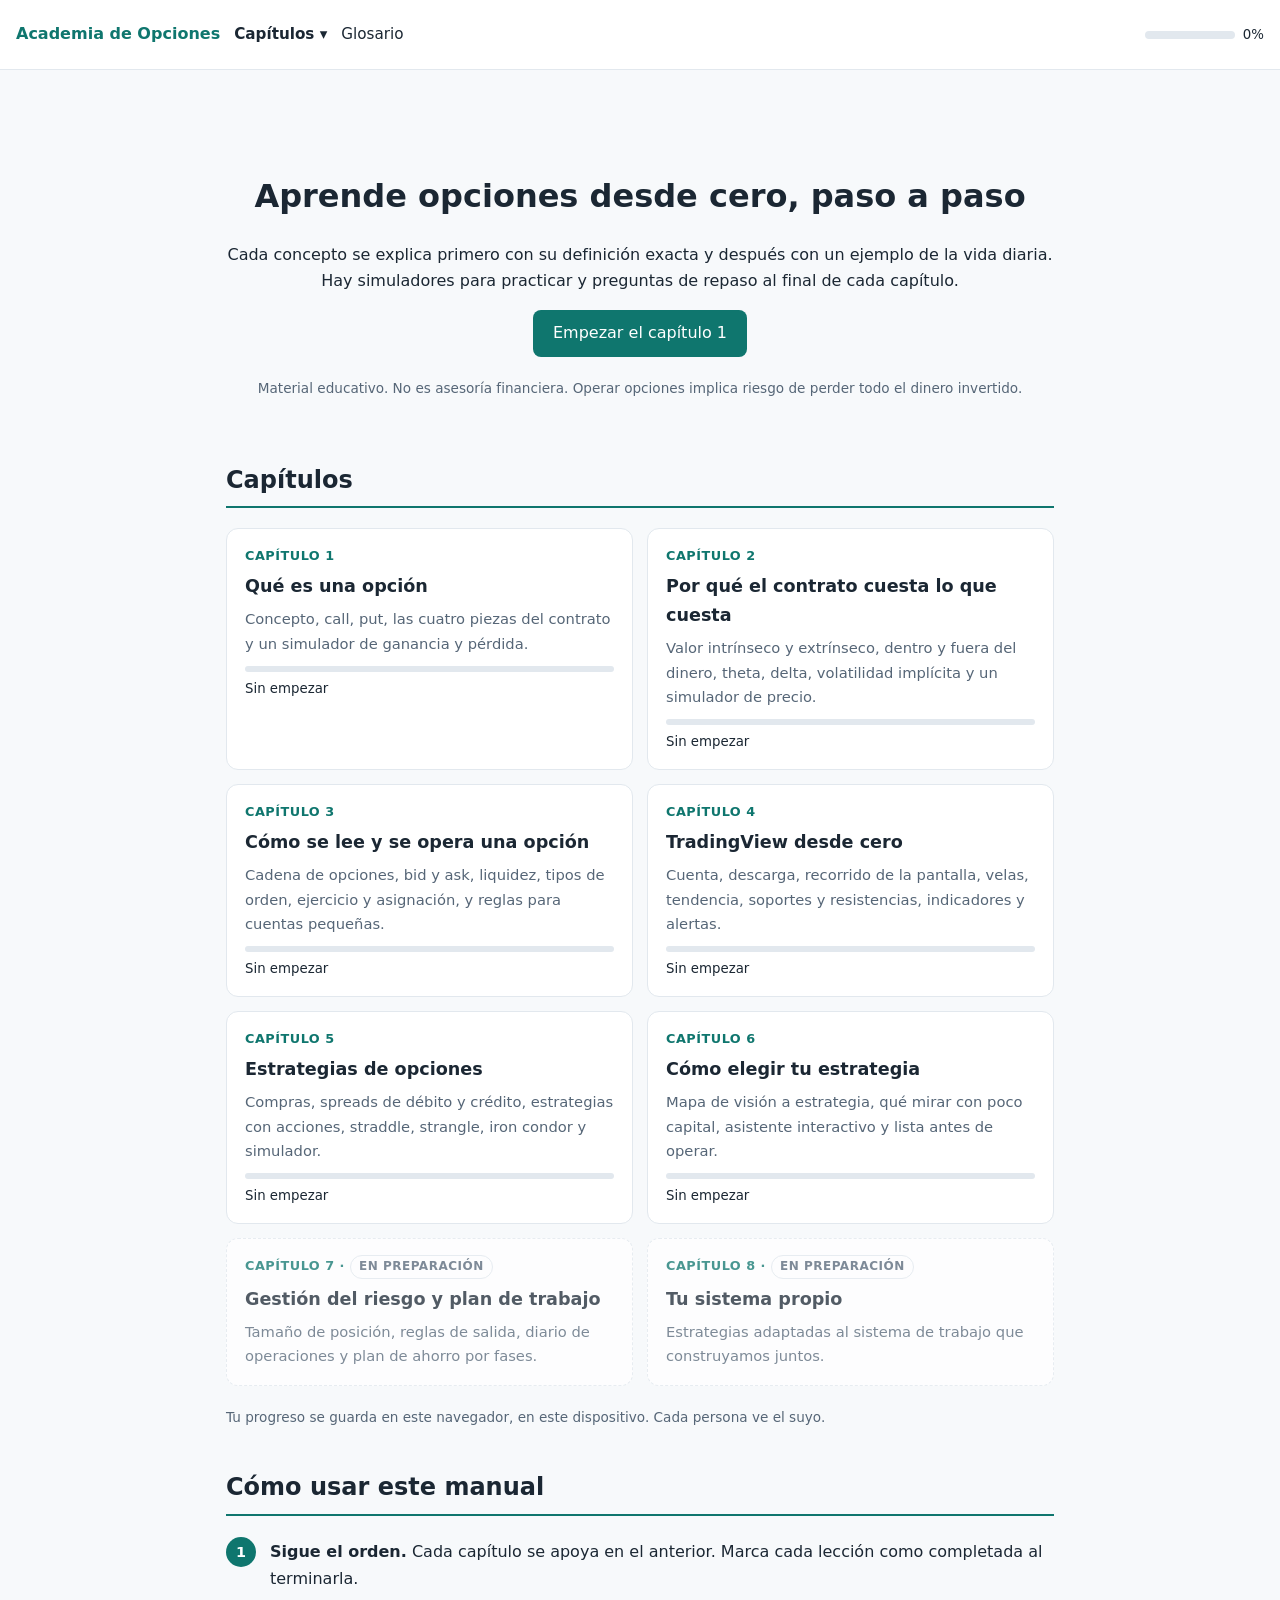
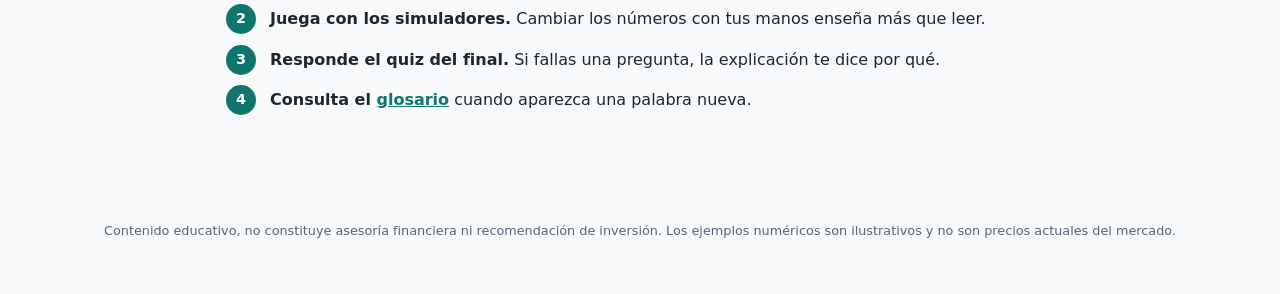
<file: index.html>
<!doctype html>
<html lang="es">
<head>
  <meta charset="utf-8">
  <meta name="viewport" content="width=device-width, initial-scale=1">
  <title>Academia de Opciones</title>
  <meta name="description" content="Manual interactivo para aprender trading de opciones desde cero, con ejemplos de la vida diaria.">
  <link rel="stylesheet" href="styles.css">
</head>
<body data-page="inicio">
  <header class="topbar">
    <a class="brand" href="index.html">Academia de Opciones</a>
    <nav>
      <details class="menu"><summary>Capítulos</summary>
      <ol>
        <li><a href="cap1.html">Capítulo 1: Qué es una opción</a></li>
        <li><a href="cap2.html">Capítulo 2: Por qué el contrato cuesta lo que cuesta</a></li>
        <li><a href="cap3.html">Capítulo 3: Cómo se lee y se opera una opción</a></li>
        <li><a href="cap4.html">Capítulo 4: TradingView desde cero</a></li>
        <li><a href="cap5.html">Capítulo 5: Estrategias de opciones</a></li>
        <li><a href="cap6.html">Capítulo 6: Cómo elegir tu estrategia</a></li>
        <li class="soon">Capítulo 7: Gestión del riesgo y plan de trabajo (en preparación)</li>
        <li class="soon">Capítulo 8: Tu sistema propio (en preparación)</li>
      </ol></details>
      <a href="glosario.html">Glosario</a>
    </nav>
    <div class="progress-wrap" title="Tu progreso">
      <div class="progress-bar"><span id="progressFill"></span></div>
      <small id="progressText">0%</small>
    </div>
  </header>

  <main>
    <section class="hero">
      <h1>Aprende opciones desde cero, paso a paso</h1>
      <p>Cada concepto se explica primero con su definición exacta y después con un ejemplo de la vida diaria. Hay simuladores para practicar y preguntas de repaso al final de cada capítulo.</p>
      <a class="btn" href="cap1.html">Empezar el capítulo 1</a>
      <p class="notice">Material educativo. No es asesoría financiera. Operar opciones implica riesgo de perder todo el dinero invertido.</p>
    </section>

    <section id="capitulos">
      <h2>Capítulos</h2>
      <div class="cards">
        <a class="chapter-card" href="cap1.html" data-chapter="cap1">
          <span class="num">Capítulo 1</span>
          <h3>Qué es una opción</h3>
          <p>Concepto, call, put, las cuatro piezas del contrato y un simulador de ganancia y pérdida.</p>
          <div class="mini-bar"><span></span></div>
          <small class="pct">Sin empezar</small>
        </a>
        <a class="chapter-card" href="cap2.html" data-chapter="cap2">
          <span class="num">Capítulo 2</span>
          <h3>Por qué el contrato cuesta lo que cuesta</h3>
          <p>Valor intrínseco y extrínseco, dentro y fuera del dinero, theta, delta, volatilidad implícita y un simulador de precio.</p>
          <div class="mini-bar"><span></span></div>
          <small class="pct">Sin empezar</small>
        </a>
        <a class="chapter-card" href="cap3.html" data-chapter="cap3">
          <span class="num">Capítulo 3</span>
          <h3>Cómo se lee y se opera una opción</h3>
          <p>Cadena de opciones, bid y ask, liquidez, tipos de orden, ejercicio y asignación, y reglas para cuentas pequeñas.</p>
          <div class="mini-bar"><span></span></div>
          <small class="pct">Sin empezar</small>
        </a>
        <a class="chapter-card" href="cap4.html" data-chapter="cap4">
          <span class="num">Capítulo 4</span>
          <h3>TradingView desde cero</h3>
          <p>Cuenta, descarga, recorrido de la pantalla, velas, tendencia, soportes y resistencias, indicadores y alertas.</p>
          <div class="mini-bar"><span></span></div>
          <small class="pct">Sin empezar</small>
        </a>
        <a class="chapter-card" href="cap5.html" data-chapter="cap5">
          <span class="num">Capítulo 5</span>
          <h3>Estrategias de opciones</h3>
          <p>Compras, spreads de débito y crédito, estrategias con acciones, straddle, strangle, iron condor y simulador.</p>
          <div class="mini-bar"><span></span></div>
          <small class="pct">Sin empezar</small>
        </a>
        <a class="chapter-card" href="cap6.html" data-chapter="cap6">
          <span class="num">Capítulo 6</span>
          <h3>Cómo elegir tu estrategia</h3>
          <p>Mapa de visión a estrategia, qué mirar con poco capital, asistente interactivo y lista antes de operar.</p>
          <div class="mini-bar"><span></span></div>
          <small class="pct">Sin empezar</small>
        </a>
        <div class="chapter-card soon">
          <span class="num">Capítulo 7 · <span class="badge">en preparación</span></span>
          <h3>Gestión del riesgo y plan de trabajo</h3>
          <p>Tamaño de posición, reglas de salida, diario de operaciones y plan de ahorro por fases.</p>
        </div>
        <div class="chapter-card soon">
          <span class="num">Capítulo 8 · <span class="badge">en preparación</span></span>
          <h3>Tu sistema propio</h3>
          <p>Estrategias adaptadas al sistema de trabajo que construyamos juntos.</p>
        </div>
      </div>
      <p class="notice">Tu progreso se guarda en este navegador, en este dispositivo. Cada persona ve el suyo.</p>
    </section>

    <section>
      <h2>Cómo usar este manual</h2>
      <ol class="steps">
        <li><strong>Sigue el orden.</strong> Cada capítulo se apoya en el anterior. Marca cada lección como completada al terminarla.</li>
        <li><strong>Juega con los simuladores.</strong> Cambiar los números con tus manos enseña más que leer.</li>
        <li><strong>Responde el quiz del final.</strong> Si fallas una pregunta, la explicación te dice por qué.</li>
        <li><strong>Consulta el <a href="glosario.html">glosario</a></strong> cuando aparezca una palabra nueva.</li>
      </ol>
    </section>
  </main>

  <footer>
    <p>Contenido educativo, no constituye asesoría financiera ni recomendación de inversión. Los ejemplos numéricos son ilustrativos y no son precios actuales del mercado.</p>
  </footer>

  <script src="lib.js"></script>
  <script src="common.js"></script>
</body>
</html>
</file>
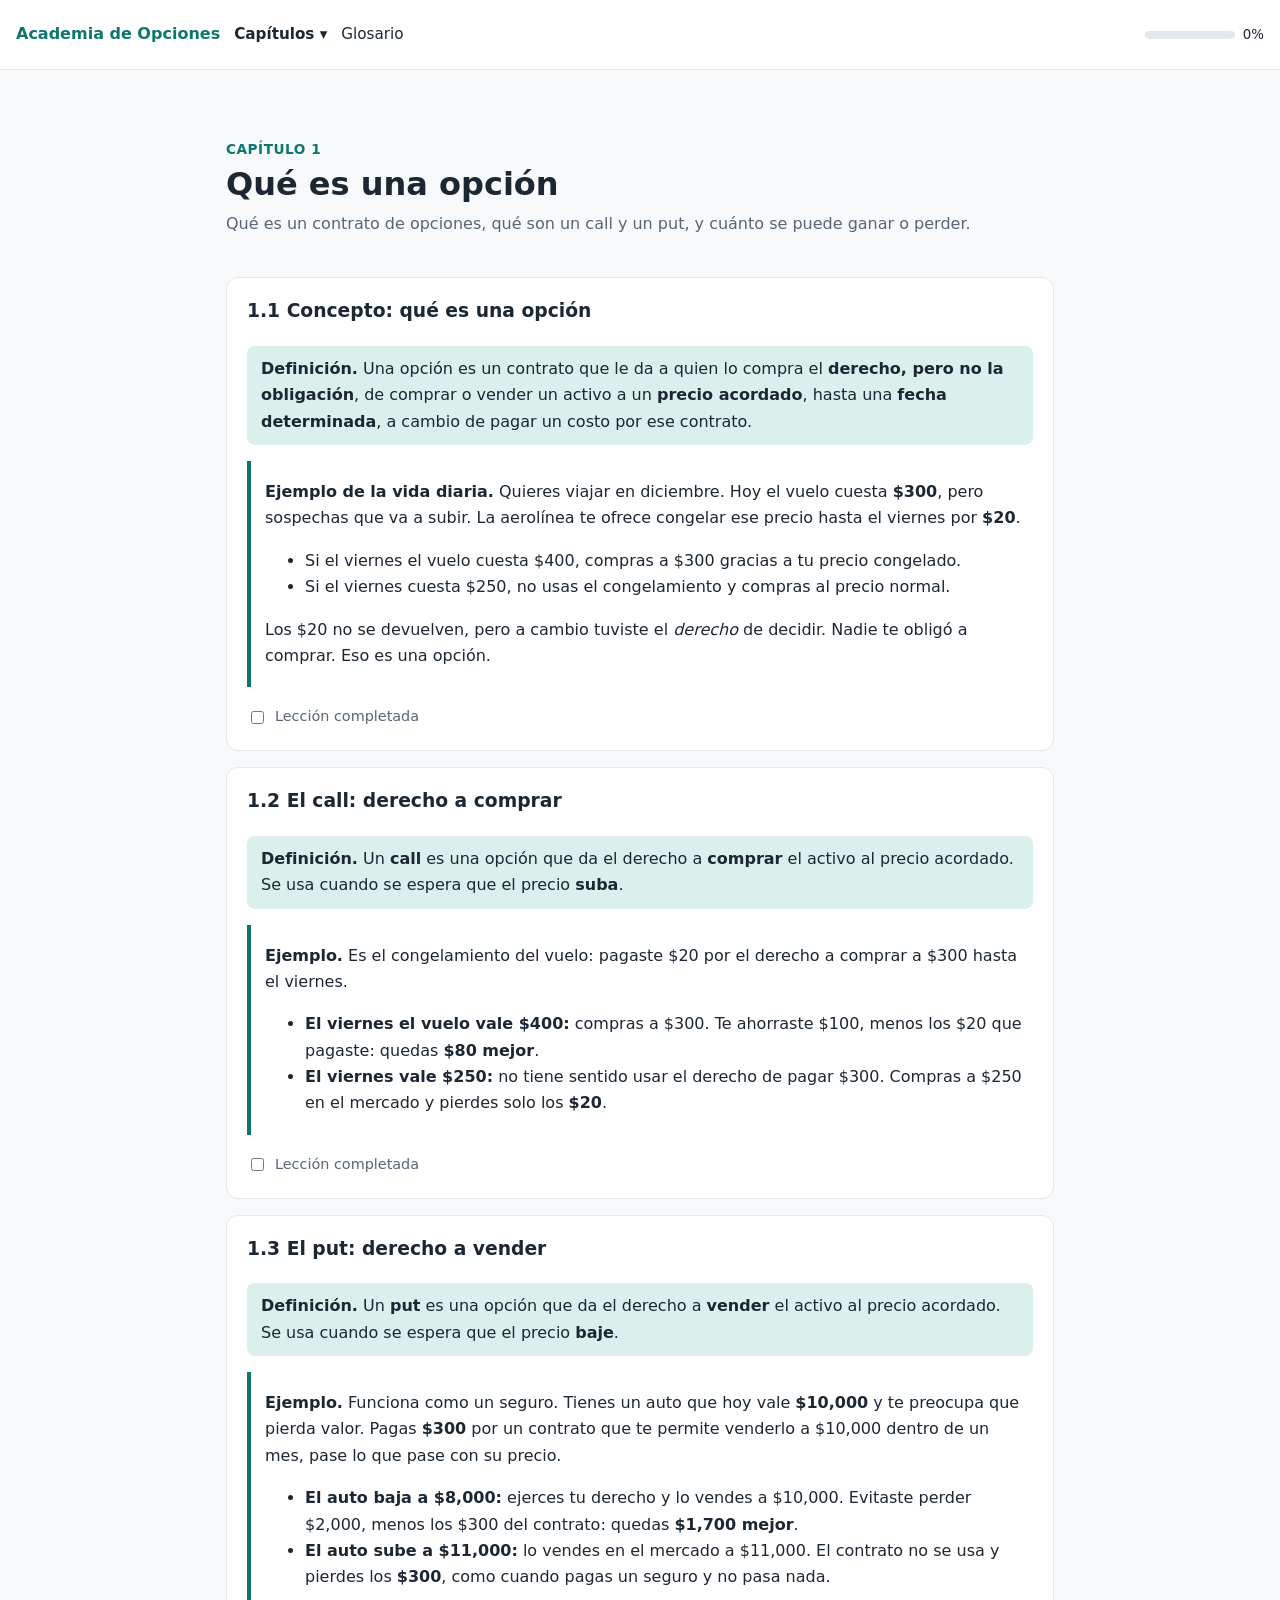
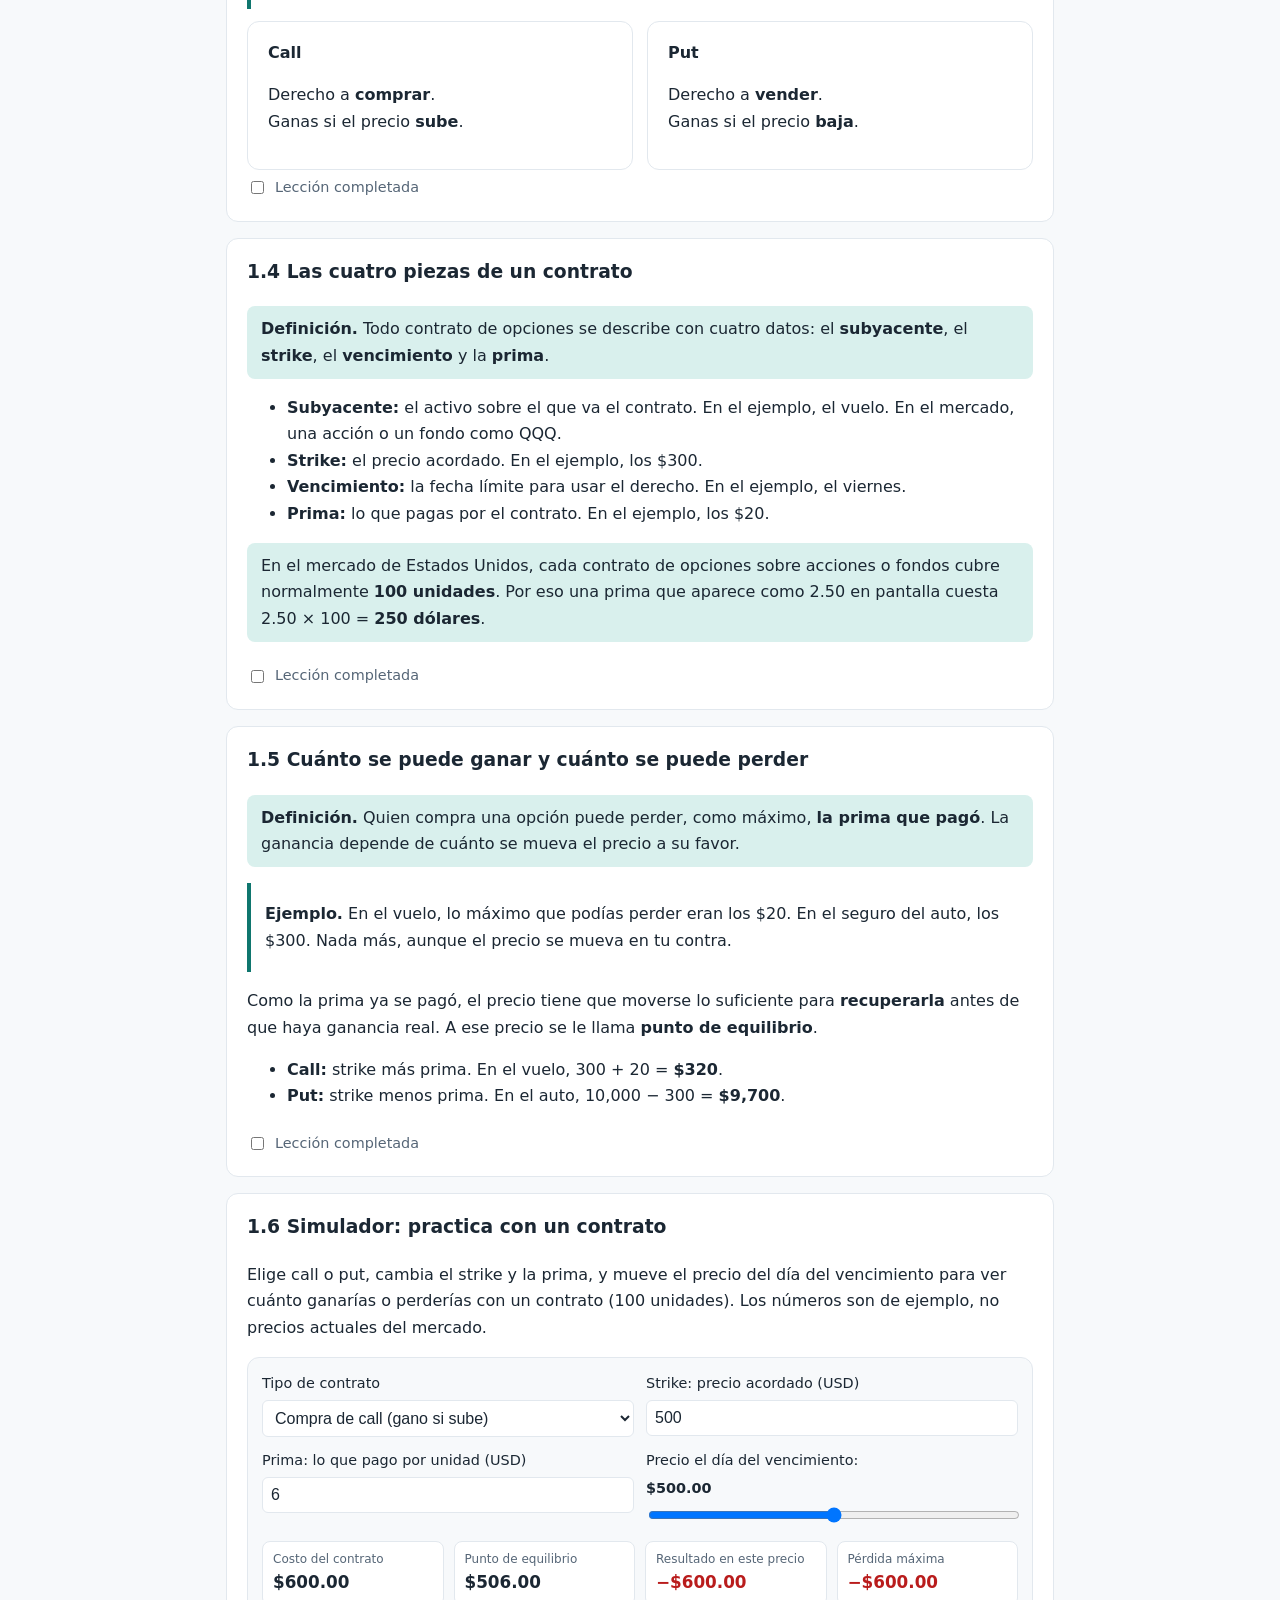
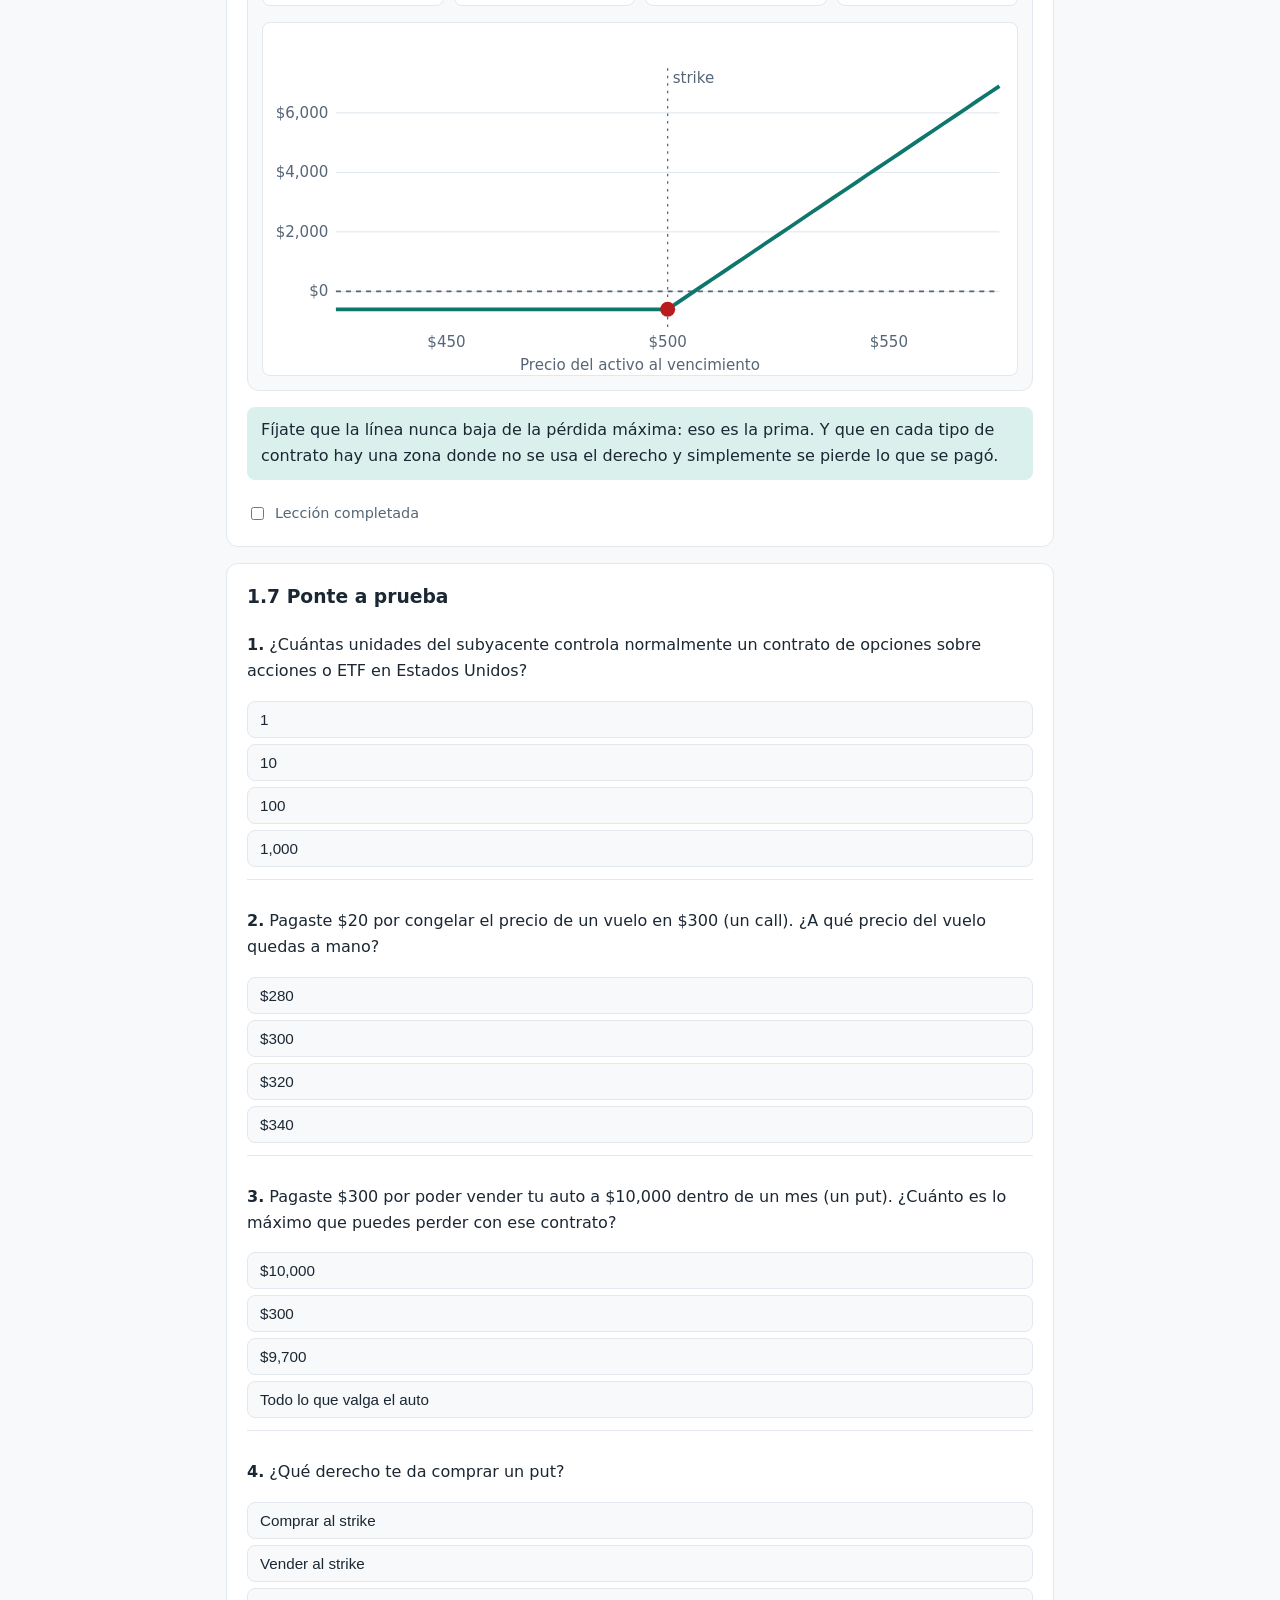
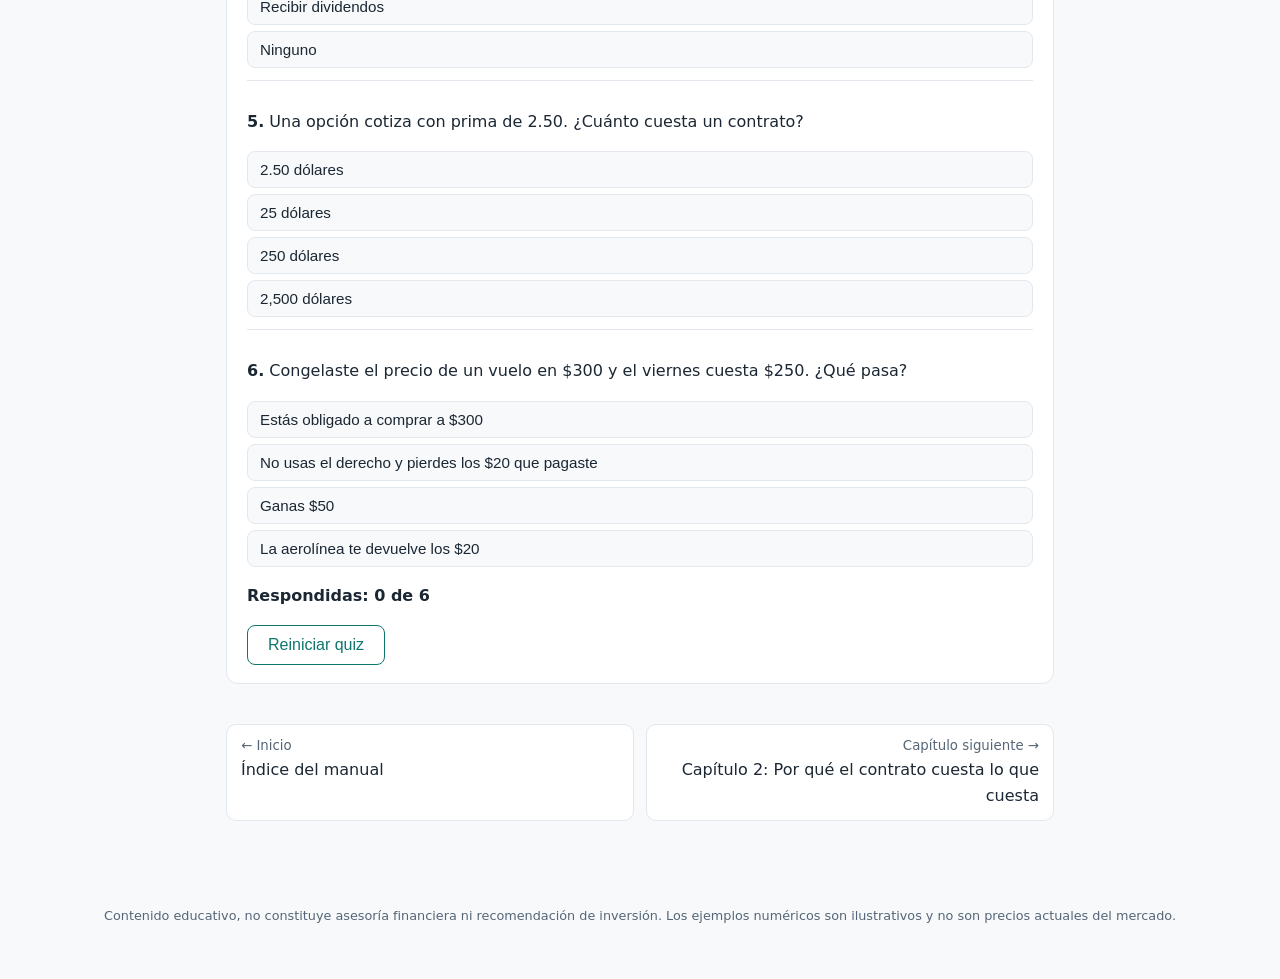
<file: cap1.html>
<!doctype html>
<html lang="es">
<head>
  <meta charset="utf-8">
  <meta name="viewport" content="width=device-width, initial-scale=1">
  <title>Capítulo 1: Qué es una opción · Academia de Opciones</title>
  <meta name="description" content="Qué es un contrato de opciones, qué son un call y un put, y cuánto se puede ganar o perder.">
  <link rel="stylesheet" href="styles.css">
</head>
<body data-page="cap1">
  <header class="topbar">
    <a class="brand" href="index.html">Academia de Opciones</a>
    <nav>
      <details class="menu"><summary>Capítulos</summary>
      <ol>
        <li><a href="cap1.html" aria-current="page">Capítulo 1: Qué es una opción</a></li>
        <li><a href="cap2.html">Capítulo 2: Por qué el contrato cuesta lo que cuesta</a></li>
        <li><a href="cap3.html">Capítulo 3: Cómo se lee y se opera una opción</a></li>
        <li><a href="cap4.html">Capítulo 4: TradingView desde cero</a></li>
        <li><a href="cap5.html">Capítulo 5: Estrategias de opciones</a></li>
        <li><a href="cap6.html">Capítulo 6: Cómo elegir tu estrategia</a></li>
        <li class="soon">Capítulo 7: Gestión del riesgo y plan de trabajo (en preparación)</li>
        <li class="soon">Capítulo 8: Tu sistema propio (en preparación)</li>
      </ol></details>
      <a href="glosario.html">Glosario</a>
    </nav>
    <div class="progress-wrap" title="Tu progreso">
      <div class="progress-bar"><span id="progressFill"></span></div>
      <small id="progressText">0%</small>
    </div>
  </header>

  <main>
    <section class="chapter-head">
      <p class="kicker">Capítulo 1</p>
      <h1>Qué es una opción</h1>
      <p class="lead">Qué es un contrato de opciones, qué son un call y un put, y cuánto se puede ganar o perder.</p>
    </section>

    <section id="cap1">
      <article class="lesson" data-lesson="1.1">
        <h3>1.1 Concepto: qué es una opción</h3>
        <p class="tip"><strong>Definición.</strong> Una opción es un contrato que le da a quien lo compra el <strong>derecho, pero no la obligación</strong>, de comprar o vender un activo a un <strong>precio acordado</strong>, hasta una <strong>fecha determinada</strong>, a cambio de pagar un costo por ese contrato.</p>
        <div class="example">
          <p><strong>Ejemplo de la vida diaria.</strong> Quieres viajar en diciembre. Hoy el vuelo cuesta <strong>$300</strong>, pero sospechas que va a subir. La aerolínea te ofrece congelar ese precio hasta el viernes por <strong>$20</strong>.</p>
          <ul>
            <li>Si el viernes el vuelo cuesta $400, compras a $300 gracias a tu precio congelado.</li>
            <li>Si el viernes cuesta $250, no usas el congelamiento y compras al precio normal.</li>
          </ul>
          <p>Los $20 no se devuelven, pero a cambio tuviste el <em>derecho</em> de decidir. Nadie te obligó a comprar. Eso es una opción.</p>
        </div>
        <label class="done"><input type="checkbox"> Lección completada</label>
      </article>

      <article class="lesson" data-lesson="1.2">
        <h3>1.2 El call: derecho a comprar</h3>
        <p class="tip"><strong>Definición.</strong> Un <strong>call</strong> es una opción que da el derecho a <strong>comprar</strong> el activo al precio acordado. Se usa cuando se espera que el precio <strong>suba</strong>.</p>
        <div class="example">
          <p><strong>Ejemplo.</strong> Es el congelamiento del vuelo: pagaste $20 por el derecho a comprar a $300 hasta el viernes.</p>
          <ul>
            <li><strong>El viernes el vuelo vale $400:</strong> compras a $300. Te ahorraste $100, menos los $20 que pagaste: quedas <strong>$80 mejor</strong>.</li>
            <li><strong>El viernes vale $250:</strong> no tiene sentido usar el derecho de pagar $300. Compras a $250 en el mercado y pierdes solo los <strong>$20</strong>.</li>
          </ul>
        </div>
        <label class="done"><input type="checkbox"> Lección completada</label>
      </article>

      <article class="lesson" data-lesson="1.3">
        <h3>1.3 El put: derecho a vender</h3>
        <p class="tip"><strong>Definición.</strong> Un <strong>put</strong> es una opción que da el derecho a <strong>vender</strong> el activo al precio acordado. Se usa cuando se espera que el precio <strong>baje</strong>.</p>
        <div class="example">
          <p><strong>Ejemplo.</strong> Funciona como un seguro. Tienes un auto que hoy vale <strong>$10,000</strong> y te preocupa que pierda valor. Pagas <strong>$300</strong> por un contrato que te permite venderlo a $10,000 dentro de un mes, pase lo que pase con su precio.</p>
          <ul>
            <li><strong>El auto baja a $8,000:</strong> ejerces tu derecho y lo vendes a $10,000. Evitaste perder $2,000, menos los $300 del contrato: quedas <strong>$1,700 mejor</strong>.</li>
            <li><strong>El auto sube a $11,000:</strong> lo vendes en el mercado a $11,000. El contrato no se usa y pierdes los <strong>$300</strong>, como cuando pagas un seguro y no pasa nada.</li>
          </ul>
        </div>
        <div class="grid2">
          <div class="card"><h4>Call</h4><p>Derecho a <strong>comprar</strong>.<br>Ganas si el precio <strong>sube</strong>.</p></div>
          <div class="card"><h4>Put</h4><p>Derecho a <strong>vender</strong>.<br>Ganas si el precio <strong>baja</strong>.</p></div>
        </div>
        <label class="done"><input type="checkbox"> Lección completada</label>
      </article>

      <article class="lesson" data-lesson="1.4">
        <h3>1.4 Las cuatro piezas de un contrato</h3>
        <p class="tip"><strong>Definición.</strong> Todo contrato de opciones se describe con cuatro datos: el <strong>subyacente</strong>, el <strong>strike</strong>, el <strong>vencimiento</strong> y la <strong>prima</strong>.</p>
        <ul>
          <li><strong>Subyacente:</strong> el activo sobre el que va el contrato. En el ejemplo, el vuelo. En el mercado, una acción o un fondo como QQQ.</li>
          <li><strong>Strike:</strong> el precio acordado. En el ejemplo, los $300.</li>
          <li><strong>Vencimiento:</strong> la fecha límite para usar el derecho. En el ejemplo, el viernes.</li>
          <li><strong>Prima:</strong> lo que pagas por el contrato. En el ejemplo, los $20.</li>
        </ul>
        <p class="tip">En el mercado de Estados Unidos, cada contrato de opciones sobre acciones o fondos cubre normalmente <strong>100 unidades</strong>. Por eso una prima que aparece como 2.50 en pantalla cuesta 2.50 × 100 = <strong>250 dólares</strong>.</p>
        <label class="done"><input type="checkbox"> Lección completada</label>
      </article>

      <article class="lesson" data-lesson="1.5">
        <h3>1.5 Cuánto se puede ganar y cuánto se puede perder</h3>
        <p class="tip"><strong>Definición.</strong> Quien compra una opción puede perder, como máximo, <strong>la prima que pagó</strong>. La ganancia depende de cuánto se mueva el precio a su favor.</p>
        <div class="example">
          <p><strong>Ejemplo.</strong> En el vuelo, lo máximo que podías perder eran los $20. En el seguro del auto, los $300. Nada más, aunque el precio se mueva en tu contra.</p>
        </div>
        <p>Como la prima ya se pagó, el precio tiene que moverse lo suficiente para <strong>recuperarla</strong> antes de que haya ganancia real. A ese precio se le llama <strong>punto de equilibrio</strong>.</p>
        <ul>
          <li><strong>Call:</strong> strike más prima. En el vuelo, 300 + 20 = <strong>$320</strong>.</li>
          <li><strong>Put:</strong> strike menos prima. En el auto, 10,000 − 300 = <strong>$9,700</strong>.</li>
        </ul>
        <label class="done"><input type="checkbox"> Lección completada</label>
      </article>

      <article class="lesson" data-lesson="1.6">
        <h3>1.6 Simulador: practica con un contrato</h3>
        <p>Elige call o put, cambia el strike y la prima, y mueve el precio del día del vencimiento para ver cuánto ganarías o perderías con un contrato (100 unidades). Los números son de ejemplo, no precios actuales del mercado.</p>
        <div class="sim">
          <div class="controls">
            <label>Tipo de contrato
              <select id="simType">
                <option value="call">Compra de call (gano si sube)</option>
                <option value="put">Compra de put (gano si baja)</option>
              </select>
            </label>
            <label>Strike: precio acordado (USD)
              <input id="simStrike" type="number" value="500" min="1" step="1">
            </label>
            <label>Prima: lo que pago por unidad (USD)
              <input id="simPrem" type="number" value="6" min="0.01" step="0.05">
            </label>
            <label>Precio el día del vencimiento: <strong id="simPriceLabel"></strong>
              <input id="simPrice" type="range">
            </label>
          </div>
          <div class="results">
            <div><span>Costo del contrato</span><strong id="rCost"></strong></div>
            <div><span>Punto de equilibrio</span><strong id="rBE"></strong></div>
            <div><span>Resultado en este precio</span><strong id="rPnL"></strong></div>
            <div><span>Pérdida máxima</span><strong id="rMaxLoss"></strong></div>
          </div>
          <svg id="simChart" class="chart" role="img" aria-label="Gráfica de ganancia o pérdida al vencimiento"></svg>
        </div>
        <p class="tip">Fíjate que la línea nunca baja de la pérdida máxima: eso es la prima. Y que en cada tipo de contrato hay una zona donde no se usa el derecho y simplemente se pierde lo que se pagó.</p>
        <label class="done"><input type="checkbox"> Lección completada</label>
      </article>

      <article class="lesson">
        <h3>1.7 Ponte a prueba</h3>
        <div id="quiz"></div>
        <p id="quizScore" class="score"></p>
        <button class="btn secondary" id="quizReset" type="button">Reiniciar quiz</button>
      </article>
    </section>

    <div class="pager">
      <a class="prev" href="index.html"><small>← Inicio</small>Índice del manual</a>
      <a class="next" href="cap2.html"><small>Capítulo siguiente →</small>Capítulo 2: Por qué el contrato cuesta lo que cuesta</a>
    </div>
  </main>

  <footer>
    <p>Contenido educativo, no constituye asesoría financiera ni recomendación de inversión. Los ejemplos numéricos son ilustrativos y no son precios actuales del mercado.</p>
  </footer>

  <script src="lib.js"></script>
  <script src="common.js"></script>
  <script src="cap1.js"></script>
</body>
</html>
</file>
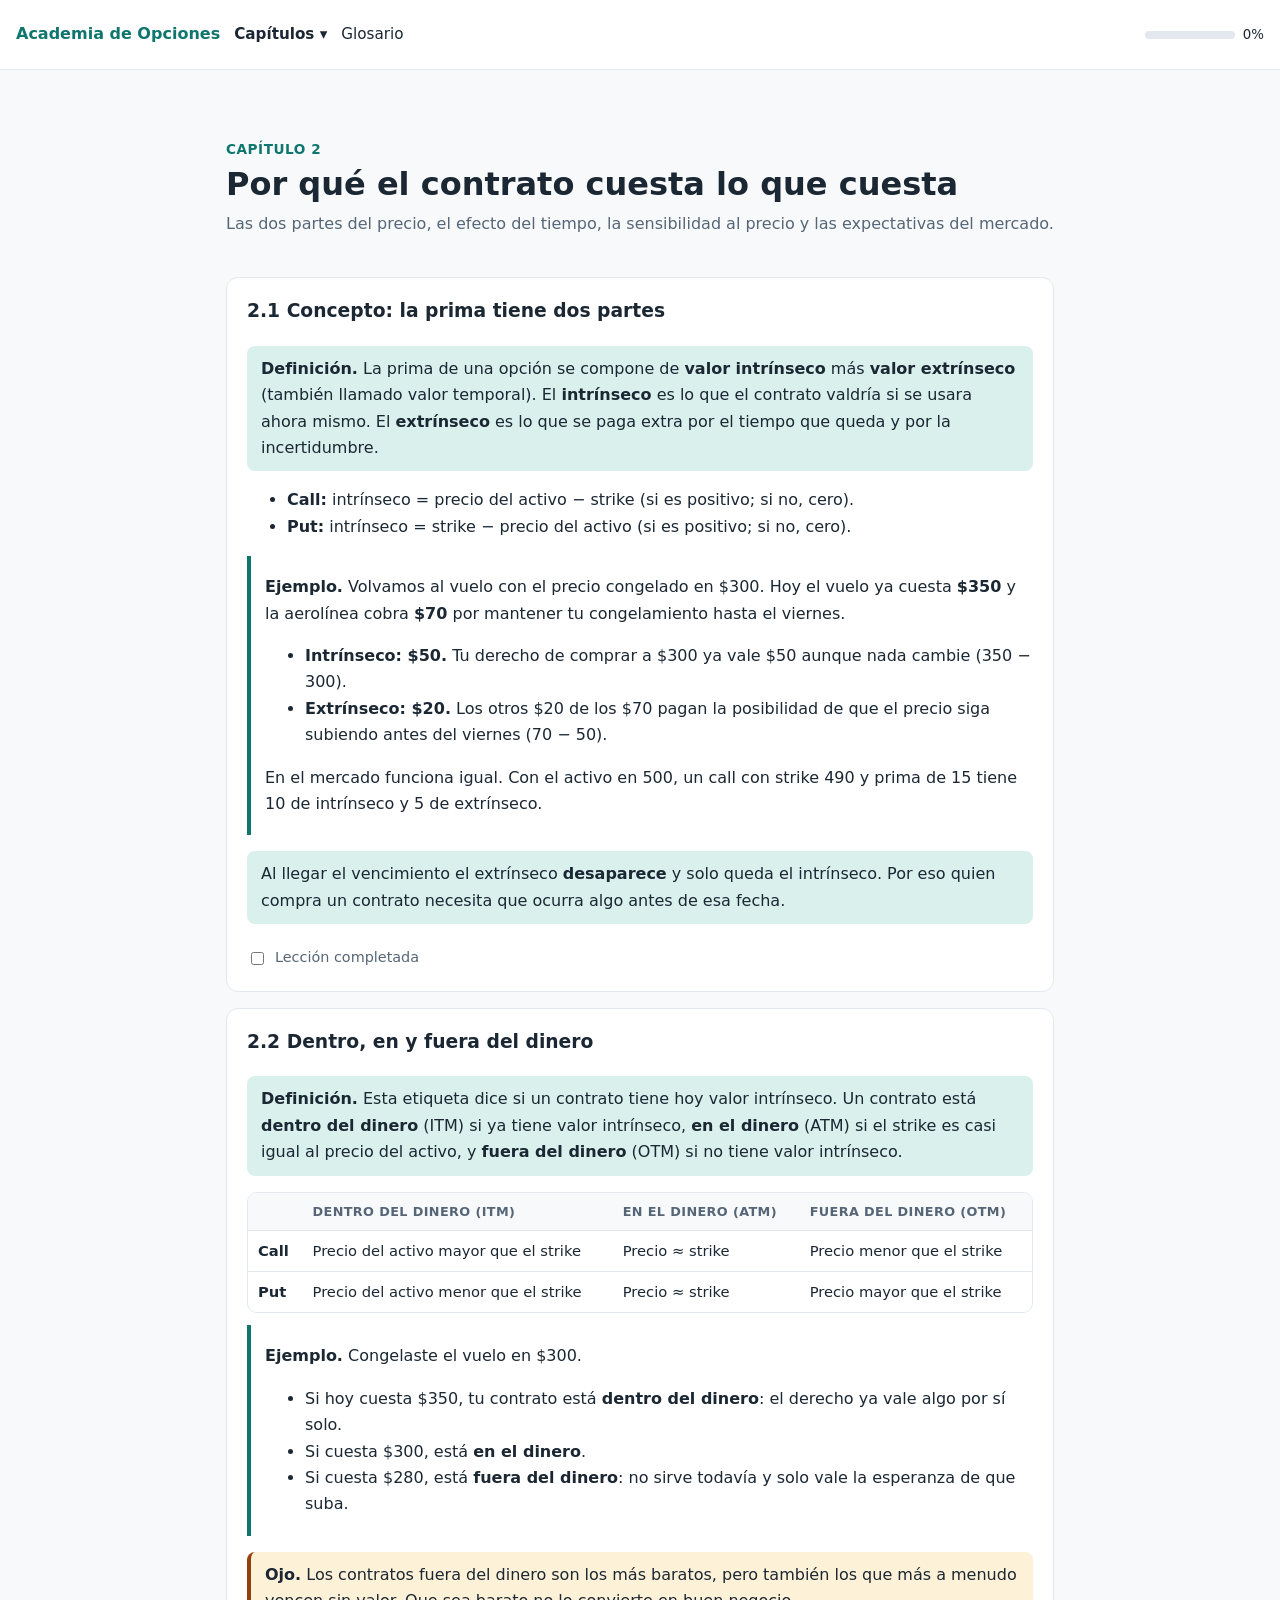
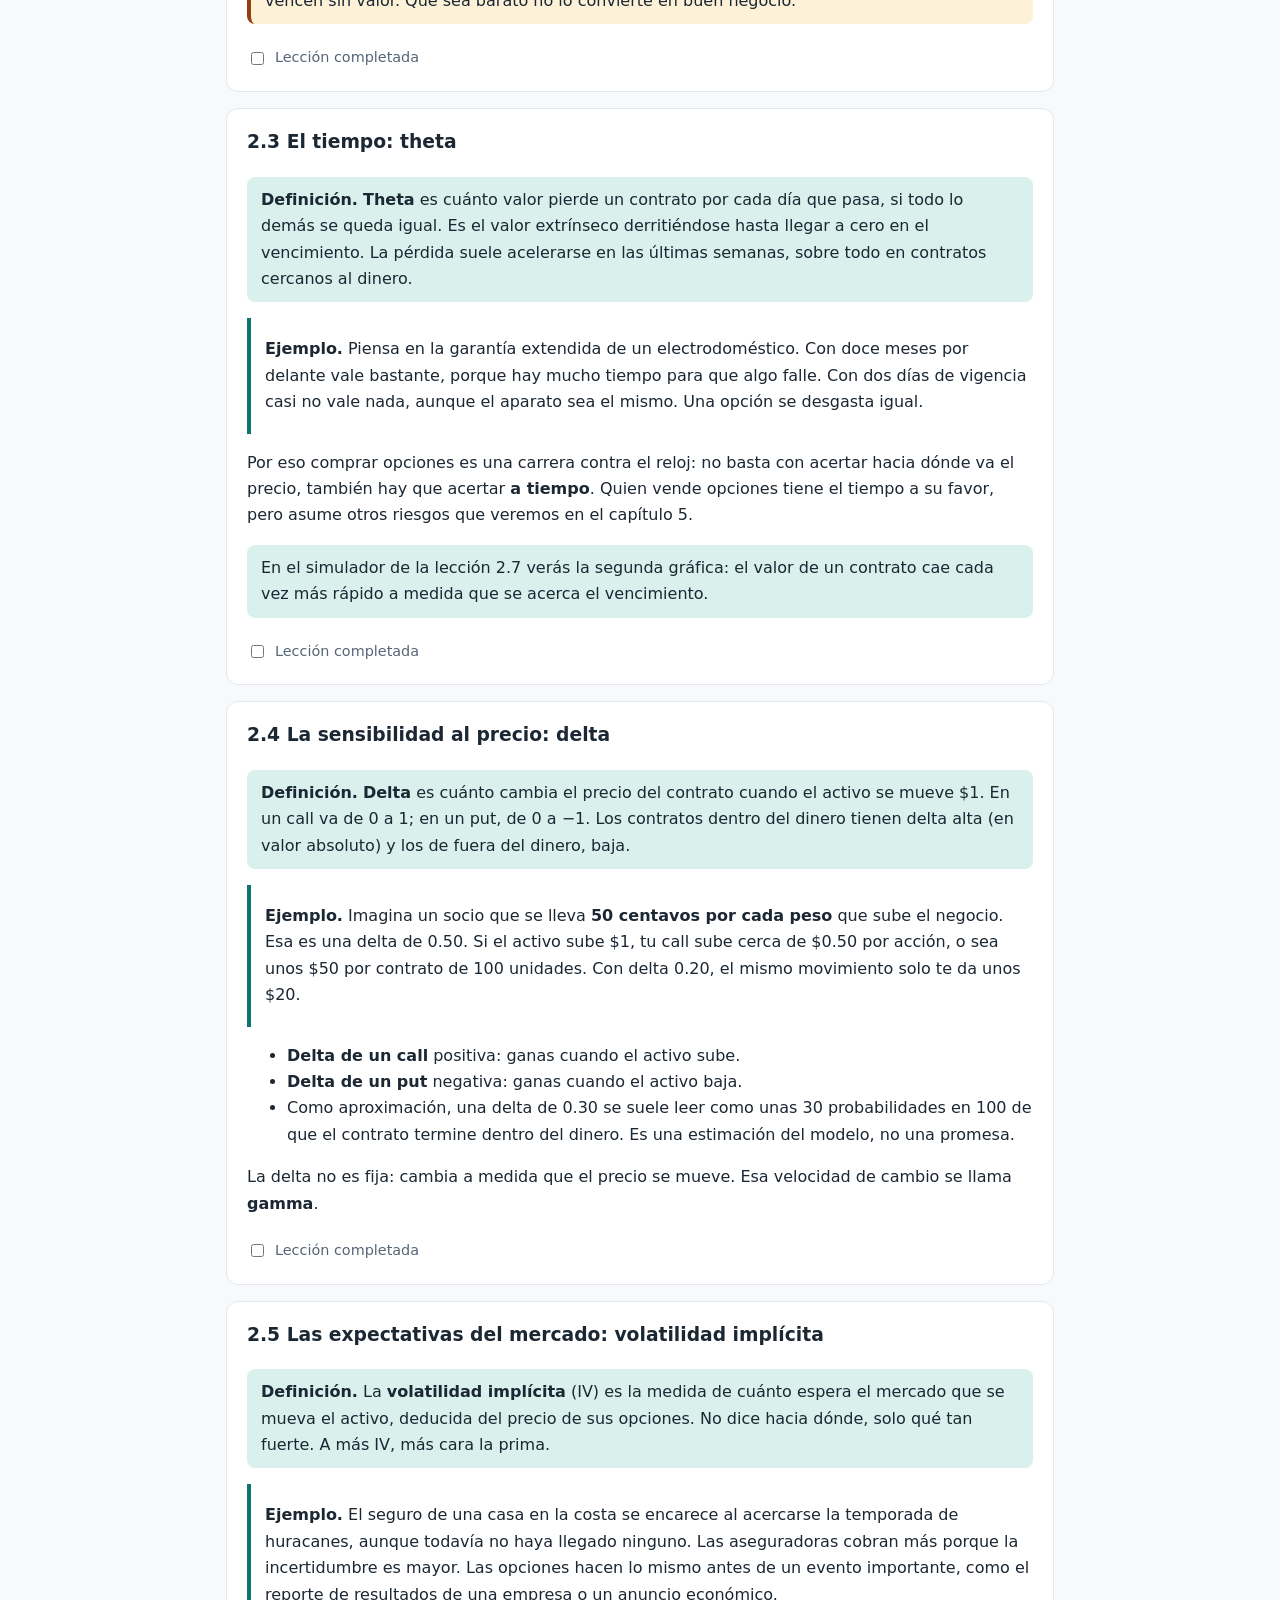
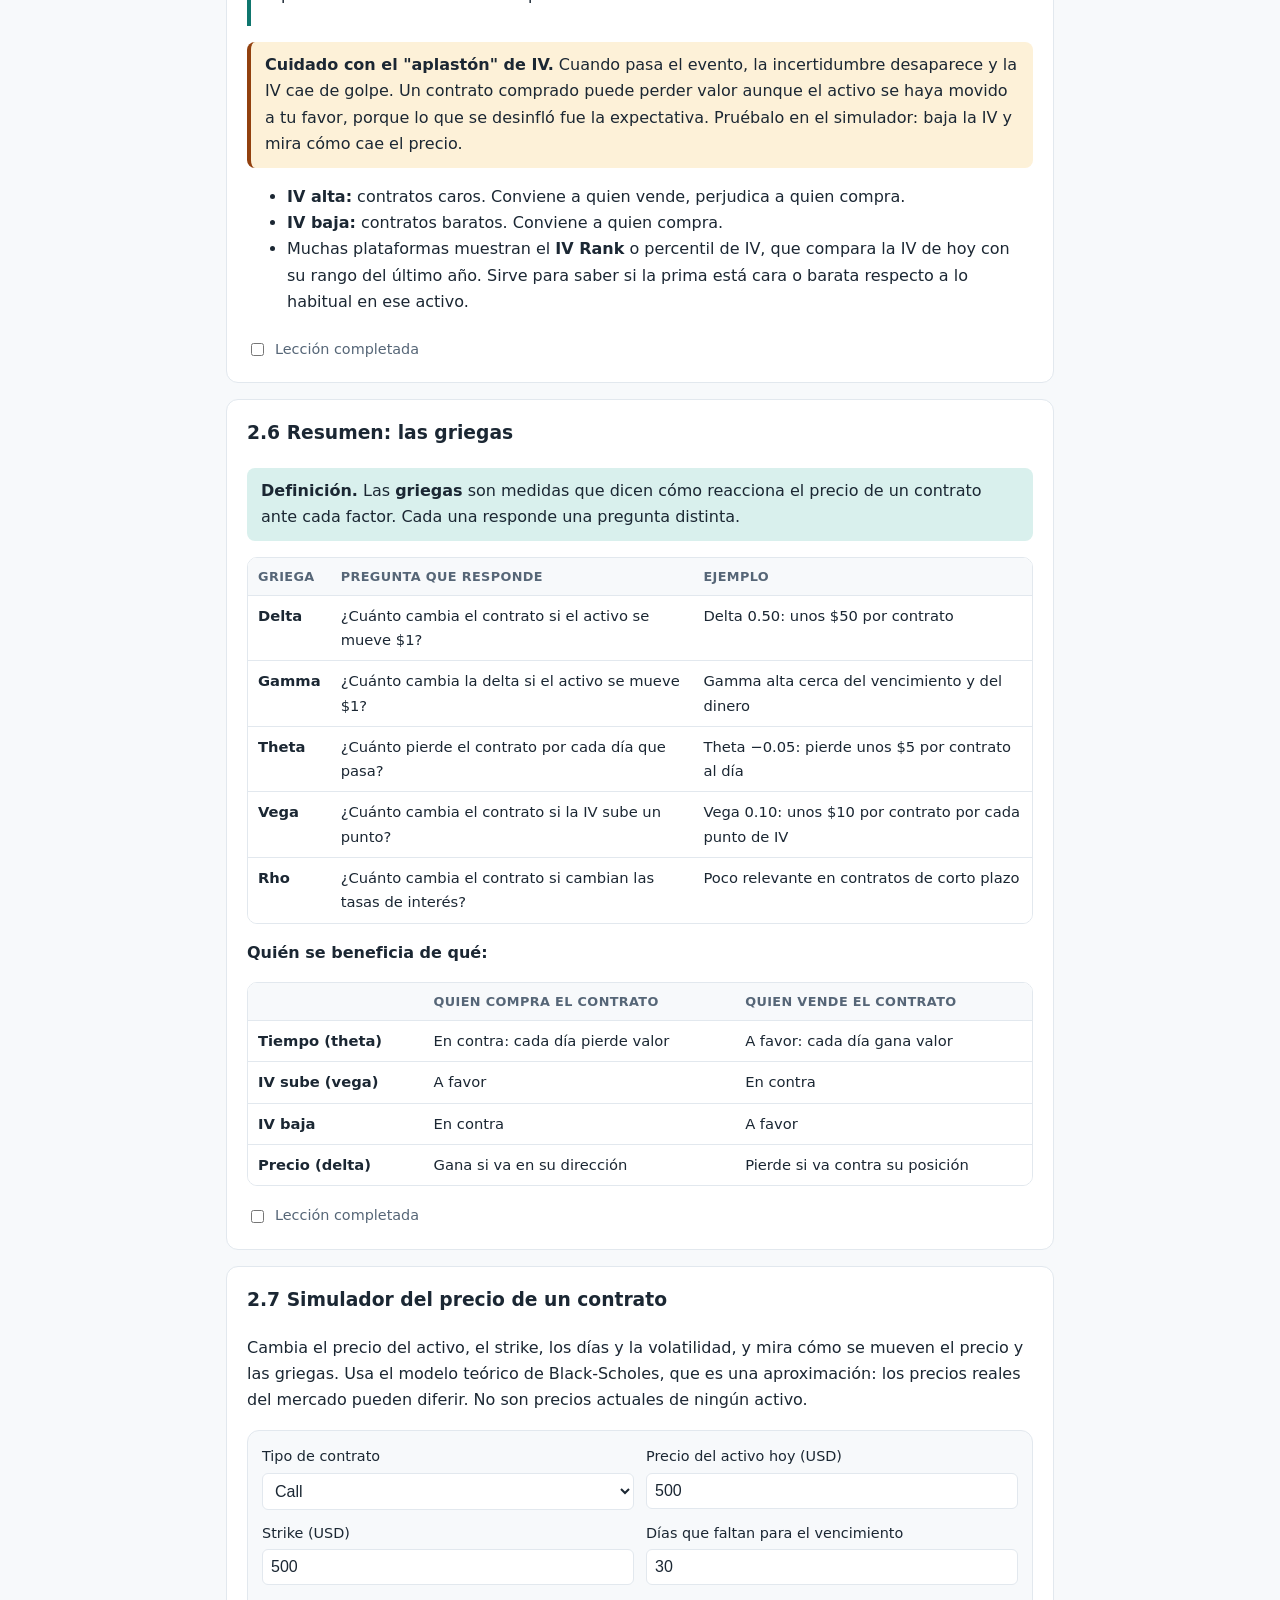
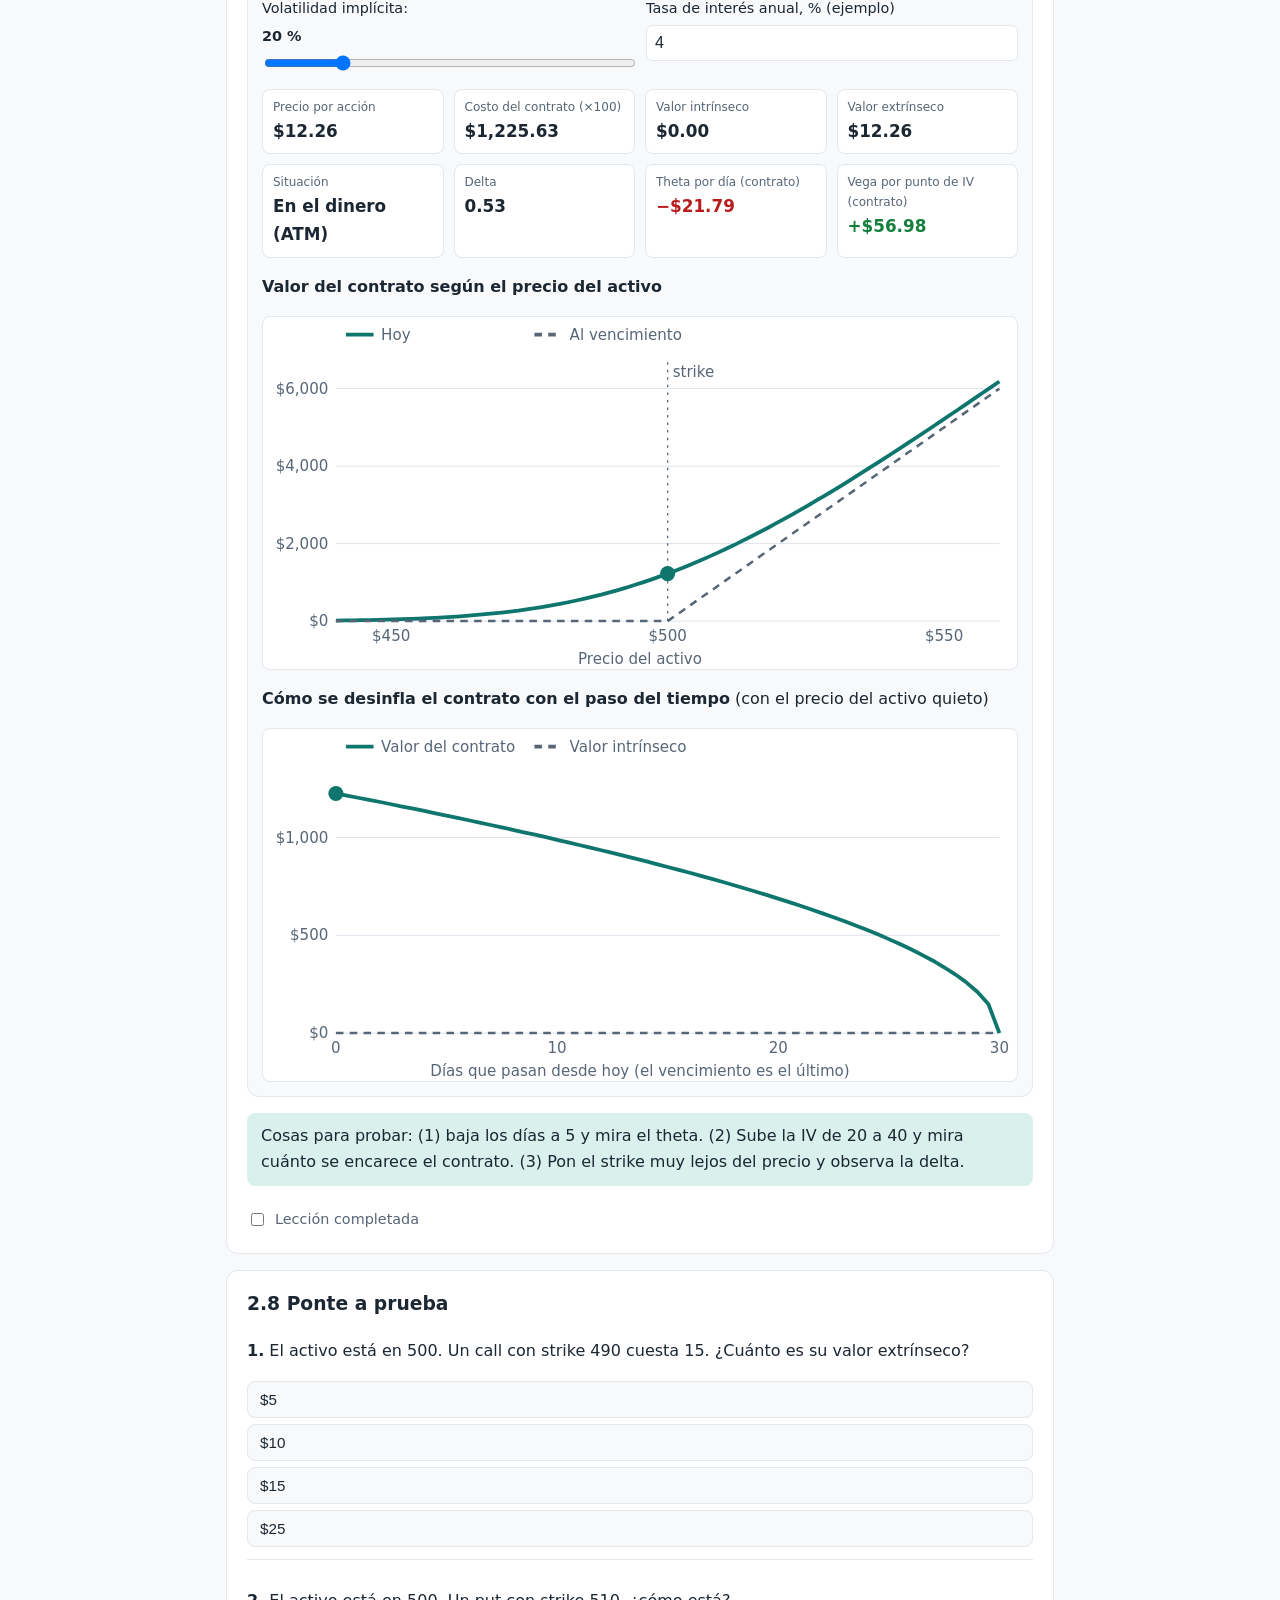
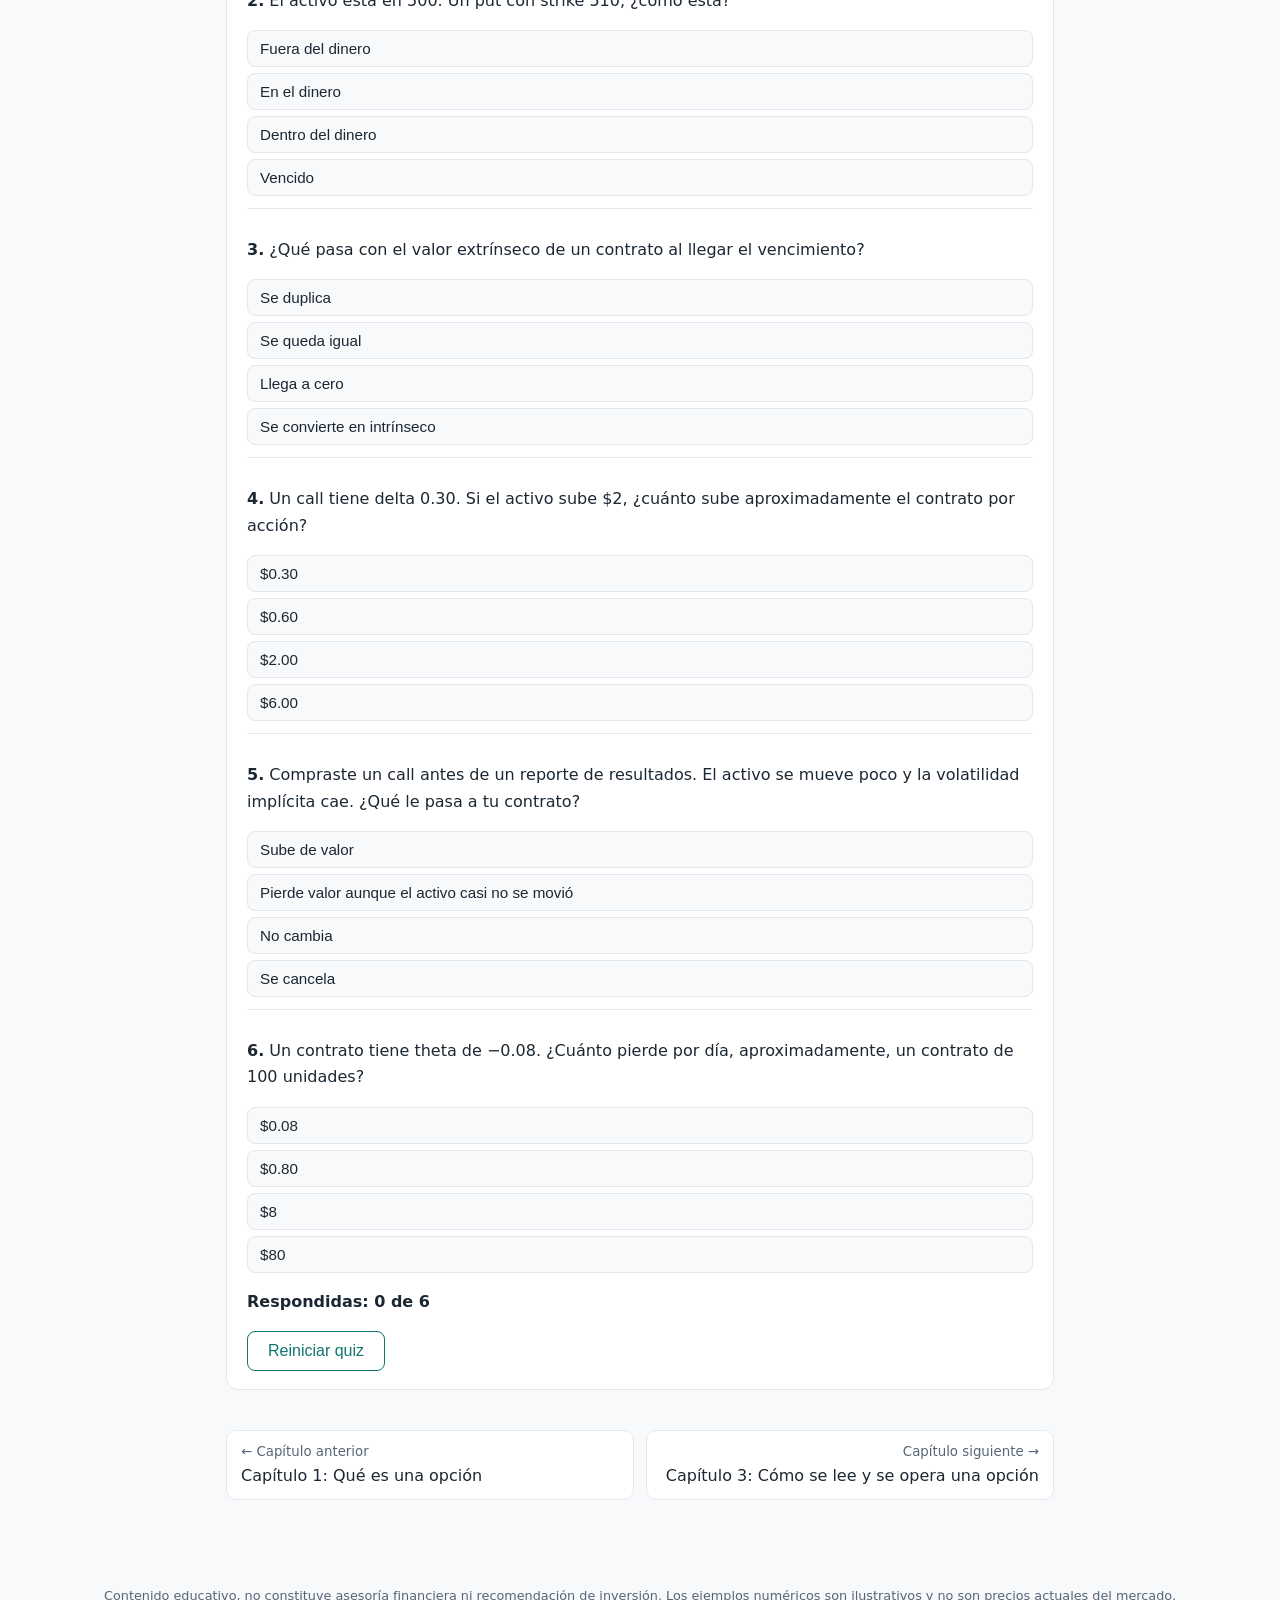
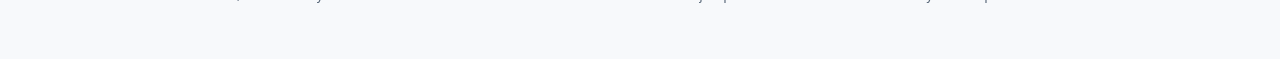
<file: cap2.html>
<!doctype html>
<html lang="es">
<head>
  <meta charset="utf-8">
  <meta name="viewport" content="width=device-width, initial-scale=1">
  <title>Capítulo 2: Por qué el contrato cuesta lo que cuesta · Academia de Opciones</title>
  <meta name="description" content="Las dos partes del precio, el efecto del tiempo, la sensibilidad al precio y las expectativas del mercado.">
  <link rel="stylesheet" href="styles.css">
</head>
<body data-page="cap2">
  <header class="topbar">
    <a class="brand" href="index.html">Academia de Opciones</a>
    <nav>
      <details class="menu"><summary>Capítulos</summary>
      <ol>
        <li><a href="cap1.html">Capítulo 1: Qué es una opción</a></li>
        <li><a href="cap2.html" aria-current="page">Capítulo 2: Por qué el contrato cuesta lo que cuesta</a></li>
        <li><a href="cap3.html">Capítulo 3: Cómo se lee y se opera una opción</a></li>
        <li><a href="cap4.html">Capítulo 4: TradingView desde cero</a></li>
        <li><a href="cap5.html">Capítulo 5: Estrategias de opciones</a></li>
        <li><a href="cap6.html">Capítulo 6: Cómo elegir tu estrategia</a></li>
        <li class="soon">Capítulo 7: Gestión del riesgo y plan de trabajo (en preparación)</li>
        <li class="soon">Capítulo 8: Tu sistema propio (en preparación)</li>
      </ol></details>
      <a href="glosario.html">Glosario</a>
    </nav>
    <div class="progress-wrap" title="Tu progreso">
      <div class="progress-bar"><span id="progressFill"></span></div>
      <small id="progressText">0%</small>
    </div>
  </header>

  <main>
    <section class="chapter-head">
      <p class="kicker">Capítulo 2</p>
      <h1>Por qué el contrato cuesta lo que cuesta</h1>
      <p class="lead">Las dos partes del precio, el efecto del tiempo, la sensibilidad al precio y las expectativas del mercado.</p>
    </section>

    <section id="cap2">
      <article class="lesson" data-lesson="2.1">
        <h3>2.1 Concepto: la prima tiene dos partes</h3>
        <p class="tip"><strong>Definición.</strong> La prima de una opción se compone de <strong>valor intrínseco</strong> más <strong>valor extrínseco</strong> (también llamado valor temporal). El <strong>intrínseco</strong> es lo que el contrato valdría si se usara ahora mismo. El <strong>extrínseco</strong> es lo que se paga extra por el tiempo que queda y por la incertidumbre.</p>
        <ul>
          <li><strong>Call:</strong> intrínseco = precio del activo − strike (si es positivo; si no, cero).</li>
          <li><strong>Put:</strong> intrínseco = strike − precio del activo (si es positivo; si no, cero).</li>
        </ul>
        <div class="example">
          <p><strong>Ejemplo.</strong> Volvamos al vuelo con el precio congelado en $300. Hoy el vuelo ya cuesta <strong>$350</strong> y la aerolínea cobra <strong>$70</strong> por mantener tu congelamiento hasta el viernes.</p>
          <ul>
            <li><strong>Intrínseco: $50.</strong> Tu derecho de comprar a $300 ya vale $50 aunque nada cambie (350 − 300).</li>
            <li><strong>Extrínseco: $20.</strong> Los otros $20 de los $70 pagan la posibilidad de que el precio siga subiendo antes del viernes (70 − 50).</li>
          </ul>
          <p>En el mercado funciona igual. Con el activo en 500, un call con strike 490 y prima de 15 tiene 10 de intrínseco y 5 de extrínseco.</p>
        </div>
        <p class="tip">Al llegar el vencimiento el extrínseco <strong>desaparece</strong> y solo queda el intrínseco. Por eso quien compra un contrato necesita que ocurra algo antes de esa fecha.</p>
        <label class="done"><input type="checkbox"> Lección completada</label>
      </article>

      <article class="lesson" data-lesson="2.2">
        <h3>2.2 Dentro, en y fuera del dinero</h3>
        <p class="tip"><strong>Definición.</strong> Esta etiqueta dice si un contrato tiene hoy valor intrínseco. Un contrato está <strong>dentro del dinero</strong> (ITM) si ya tiene valor intrínseco, <strong>en el dinero</strong> (ATM) si el strike es casi igual al precio del activo, y <strong>fuera del dinero</strong> (OTM) si no tiene valor intrínseco.</p>
        <div class="table-wrap"><table class="tbl">
          <thead><tr><th></th><th>Dentro del dinero (ITM)</th><th>En el dinero (ATM)</th><th>Fuera del dinero (OTM)</th></tr></thead>
          <tbody>
            <tr><td><strong>Call</strong></td><td>Precio del activo mayor que el strike</td><td>Precio ≈ strike</td><td>Precio menor que el strike</td></tr>
            <tr><td><strong>Put</strong></td><td>Precio del activo menor que el strike</td><td>Precio ≈ strike</td><td>Precio mayor que el strike</td></tr>
          </tbody>
        </table></div>
        <div class="example">
          <p><strong>Ejemplo.</strong> Congelaste el vuelo en $300.</p>
          <ul>
            <li>Si hoy cuesta $350, tu contrato está <strong>dentro del dinero</strong>: el derecho ya vale algo por sí solo.</li>
            <li>Si cuesta $300, está <strong>en el dinero</strong>.</li>
            <li>Si cuesta $280, está <strong>fuera del dinero</strong>: no sirve todavía y solo vale la esperanza de que suba.</li>
          </ul>
        </div>
        <p class="warn"><strong>Ojo.</strong> Los contratos fuera del dinero son los más baratos, pero también los que más a menudo vencen sin valor. Que sea barato no lo convierte en buen negocio.</p>
        <label class="done"><input type="checkbox"> Lección completada</label>
      </article>

      <article class="lesson" data-lesson="2.3">
        <h3>2.3 El tiempo: theta</h3>
        <p class="tip"><strong>Definición.</strong> <strong>Theta</strong> es cuánto valor pierde un contrato por cada día que pasa, si todo lo demás se queda igual. Es el valor extrínseco derritiéndose hasta llegar a cero en el vencimiento. La pérdida suele acelerarse en las últimas semanas, sobre todo en contratos cercanos al dinero.</p>
        <div class="example">
          <p><strong>Ejemplo.</strong> Piensa en la garantía extendida de un electrodoméstico. Con doce meses por delante vale bastante, porque hay mucho tiempo para que algo falle. Con dos días de vigencia casi no vale nada, aunque el aparato sea el mismo. Una opción se desgasta igual.</p>
        </div>
        <p>Por eso comprar opciones es una carrera contra el reloj: no basta con acertar hacia dónde va el precio, también hay que acertar <strong>a tiempo</strong>. Quien vende opciones tiene el tiempo a su favor, pero asume otros riesgos que veremos en el capítulo 5.</p>
        <p class="tip">En el simulador de la lección 2.7 verás la segunda gráfica: el valor de un contrato cae cada vez más rápido a medida que se acerca el vencimiento.</p>
        <label class="done"><input type="checkbox"> Lección completada</label>
      </article>

      <article class="lesson" data-lesson="2.4">
        <h3>2.4 La sensibilidad al precio: delta</h3>
        <p class="tip"><strong>Definición.</strong> <strong>Delta</strong> es cuánto cambia el precio del contrato cuando el activo se mueve $1. En un call va de 0 a 1; en un put, de 0 a −1. Los contratos dentro del dinero tienen delta alta (en valor absoluto) y los de fuera del dinero, baja.</p>
        <div class="example">
          <p><strong>Ejemplo.</strong> Imagina un socio que se lleva <strong>50 centavos por cada peso</strong> que sube el negocio. Esa es una delta de 0.50. Si el activo sube $1, tu call sube cerca de $0.50 por acción, o sea unos $50 por contrato de 100 unidades. Con delta 0.20, el mismo movimiento solo te da unos $20.</p>
        </div>
        <ul>
          <li><strong>Delta de un call</strong> positiva: ganas cuando el activo sube.</li>
          <li><strong>Delta de un put</strong> negativa: ganas cuando el activo baja.</li>
          <li>Como aproximación, una delta de 0.30 se suele leer como unas 30 probabilidades en 100 de que el contrato termine dentro del dinero. Es una estimación del modelo, no una promesa.</li>
        </ul>
        <p>La delta no es fija: cambia a medida que el precio se mueve. Esa velocidad de cambio se llama <strong>gamma</strong>.</p>
        <label class="done"><input type="checkbox"> Lección completada</label>
      </article>

      <article class="lesson" data-lesson="2.5">
        <h3>2.5 Las expectativas del mercado: volatilidad implícita</h3>
        <p class="tip"><strong>Definición.</strong> La <strong>volatilidad implícita</strong> (IV) es la medida de cuánto espera el mercado que se mueva el activo, deducida del precio de sus opciones. No dice hacia dónde, solo qué tan fuerte. A más IV, más cara la prima.</p>
        <div class="example">
          <p><strong>Ejemplo.</strong> El seguro de una casa en la costa se encarece al acercarse la temporada de huracanes, aunque todavía no haya llegado ninguno. Las aseguradoras cobran más porque la incertidumbre es mayor. Las opciones hacen lo mismo antes de un evento importante, como el reporte de resultados de una empresa o un anuncio económico.</p>
        </div>
        <p class="warn"><strong>Cuidado con el "aplastón" de IV.</strong> Cuando pasa el evento, la incertidumbre desaparece y la IV cae de golpe. Un contrato comprado puede perder valor aunque el activo se haya movido a tu favor, porque lo que se desinfló fue la expectativa. Pruébalo en el simulador: baja la IV y mira cómo cae el precio.</p>
        <ul>
          <li><strong>IV alta:</strong> contratos caros. Conviene a quien vende, perjudica a quien compra.</li>
          <li><strong>IV baja:</strong> contratos baratos. Conviene a quien compra.</li>
          <li>Muchas plataformas muestran el <strong>IV Rank</strong> o percentil de IV, que compara la IV de hoy con su rango del último año. Sirve para saber si la prima está cara o barata respecto a lo habitual en ese activo.</li>
        </ul>
        <label class="done"><input type="checkbox"> Lección completada</label>
      </article>

      <article class="lesson" data-lesson="2.6">
        <h3>2.6 Resumen: las griegas</h3>
        <p class="tip"><strong>Definición.</strong> Las <strong>griegas</strong> son medidas que dicen cómo reacciona el precio de un contrato ante cada factor. Cada una responde una pregunta distinta.</p>
        <div class="table-wrap"><table class="tbl">
          <thead><tr><th>Griega</th><th>Pregunta que responde</th><th>Ejemplo</th></tr></thead>
          <tbody>
            <tr><td><strong>Delta</strong></td><td>¿Cuánto cambia el contrato si el activo se mueve $1?</td><td>Delta 0.50: unos $50 por contrato</td></tr>
            <tr><td><strong>Gamma</strong></td><td>¿Cuánto cambia la delta si el activo se mueve $1?</td><td>Gamma alta cerca del vencimiento y del dinero</td></tr>
            <tr><td><strong>Theta</strong></td><td>¿Cuánto pierde el contrato por cada día que pasa?</td><td>Theta −0.05: pierde unos $5 por contrato al día</td></tr>
            <tr><td><strong>Vega</strong></td><td>¿Cuánto cambia el contrato si la IV sube un punto?</td><td>Vega 0.10: unos $10 por contrato por cada punto de IV</td></tr>
            <tr><td><strong>Rho</strong></td><td>¿Cuánto cambia el contrato si cambian las tasas de interés?</td><td>Poco relevante en contratos de corto plazo</td></tr>
          </tbody>
        </table></div>
        <p><strong>Quién se beneficia de qué:</strong></p>
        <div class="table-wrap"><table class="tbl">
          <thead><tr><th></th><th>Quien compra el contrato</th><th>Quien vende el contrato</th></tr></thead>
          <tbody>
            <tr><td><strong>Tiempo (theta)</strong></td><td>En contra: cada día pierde valor</td><td>A favor: cada día gana valor</td></tr>
            <tr><td><strong>IV sube (vega)</strong></td><td>A favor</td><td>En contra</td></tr>
            <tr><td><strong>IV baja</strong></td><td>En contra</td><td>A favor</td></tr>
            <tr><td><strong>Precio (delta)</strong></td><td>Gana si va en su dirección</td><td>Pierde si va contra su posición</td></tr>
          </tbody>
        </table></div>
        <label class="done"><input type="checkbox"> Lección completada</label>
      </article>

      <article class="lesson" data-lesson="2.7">
        <h3>2.7 Simulador del precio de un contrato</h3>
        <p>Cambia el precio del activo, el strike, los días y la volatilidad, y mira cómo se mueven el precio y las griegas. Usa el modelo teórico de Black-Scholes, que es una aproximación: los precios reales del mercado pueden diferir. No son precios actuales de ningún activo.</p>
        <div class="sim">
          <div class="controls">
            <label>Tipo de contrato
              <select id="pType">
                <option value="call">Call</option>
                <option value="put">Put</option>
              </select>
            </label>
            <label>Precio del activo hoy (USD)
              <input id="pS" type="number" value="500" min="1" step="1">
            </label>
            <label>Strike (USD)
              <input id="pK" type="number" value="500" min="1" step="1">
            </label>
            <label>Días que faltan para el vencimiento
              <input id="pD" type="number" value="30" min="1" max="365" step="1">
            </label>
            <label>Volatilidad implícita: <strong id="pIVLabel"></strong>
              <input id="pIV" type="range" min="5" max="80" step="1" value="20">
            </label>
            <label>Tasa de interés anual, % (ejemplo)
              <input id="pR" type="number" value="4" min="0" max="15" step="0.25">
            </label>
          </div>
          <div class="results">
            <div><span>Precio por acción</span><strong id="oPrice"></strong></div>
            <div><span>Costo del contrato (×100)</span><strong id="oCost"></strong></div>
            <div><span>Valor intrínseco</span><strong id="oIntr"></strong></div>
            <div><span>Valor extrínseco</span><strong id="oExtr"></strong></div>
            <div><span>Situación</span><strong id="oMoney"></strong></div>
            <div><span>Delta</span><strong id="oDelta"></strong></div>
            <div><span>Theta por día (contrato)</span><strong id="oTheta"></strong></div>
            <div><span>Vega por punto de IV (contrato)</span><strong id="oVega"></strong></div>
          </div>
          <p><strong>Valor del contrato según el precio del activo</strong></p>
          <svg id="pChart1" class="chart" role="img" aria-label="Valor del contrato según el precio del activo, hoy y al vencimiento"></svg>
          <p><strong>Cómo se desinfla el contrato con el paso del tiempo</strong> (con el precio del activo quieto)</p>
          <svg id="pChart2" class="chart" role="img" aria-label="Valor del contrato según los días que faltan"></svg>
        </div>
        <p class="tip">Cosas para probar: (1) baja los días a 5 y mira el theta. (2) Sube la IV de 20 a 40 y mira cuánto se encarece el contrato. (3) Pon el strike muy lejos del precio y observa la delta.</p>
        <label class="done"><input type="checkbox"> Lección completada</label>
      </article>

      <article class="lesson">
        <h3>2.8 Ponte a prueba</h3>
        <div id="quiz"></div>
        <p id="quizScore" class="score"></p>
        <button class="btn secondary" id="quizReset" type="button">Reiniciar quiz</button>
      </article>
    </section>

    <div class="pager">
      <a class="prev" href="cap1.html"><small>← Capítulo anterior</small>Capítulo 1: Qué es una opción</a>
      <a class="next" href="cap3.html"><small>Capítulo siguiente →</small>Capítulo 3: Cómo se lee y se opera una opción</a>
    </div>
  </main>

  <footer>
    <p>Contenido educativo, no constituye asesoría financiera ni recomendación de inversión. Los ejemplos numéricos son ilustrativos y no son precios actuales del mercado.</p>
  </footer>

  <script src="lib.js"></script>
  <script src="common.js"></script>
  <script src="cap2.js"></script>
</body>
</html>
</file>
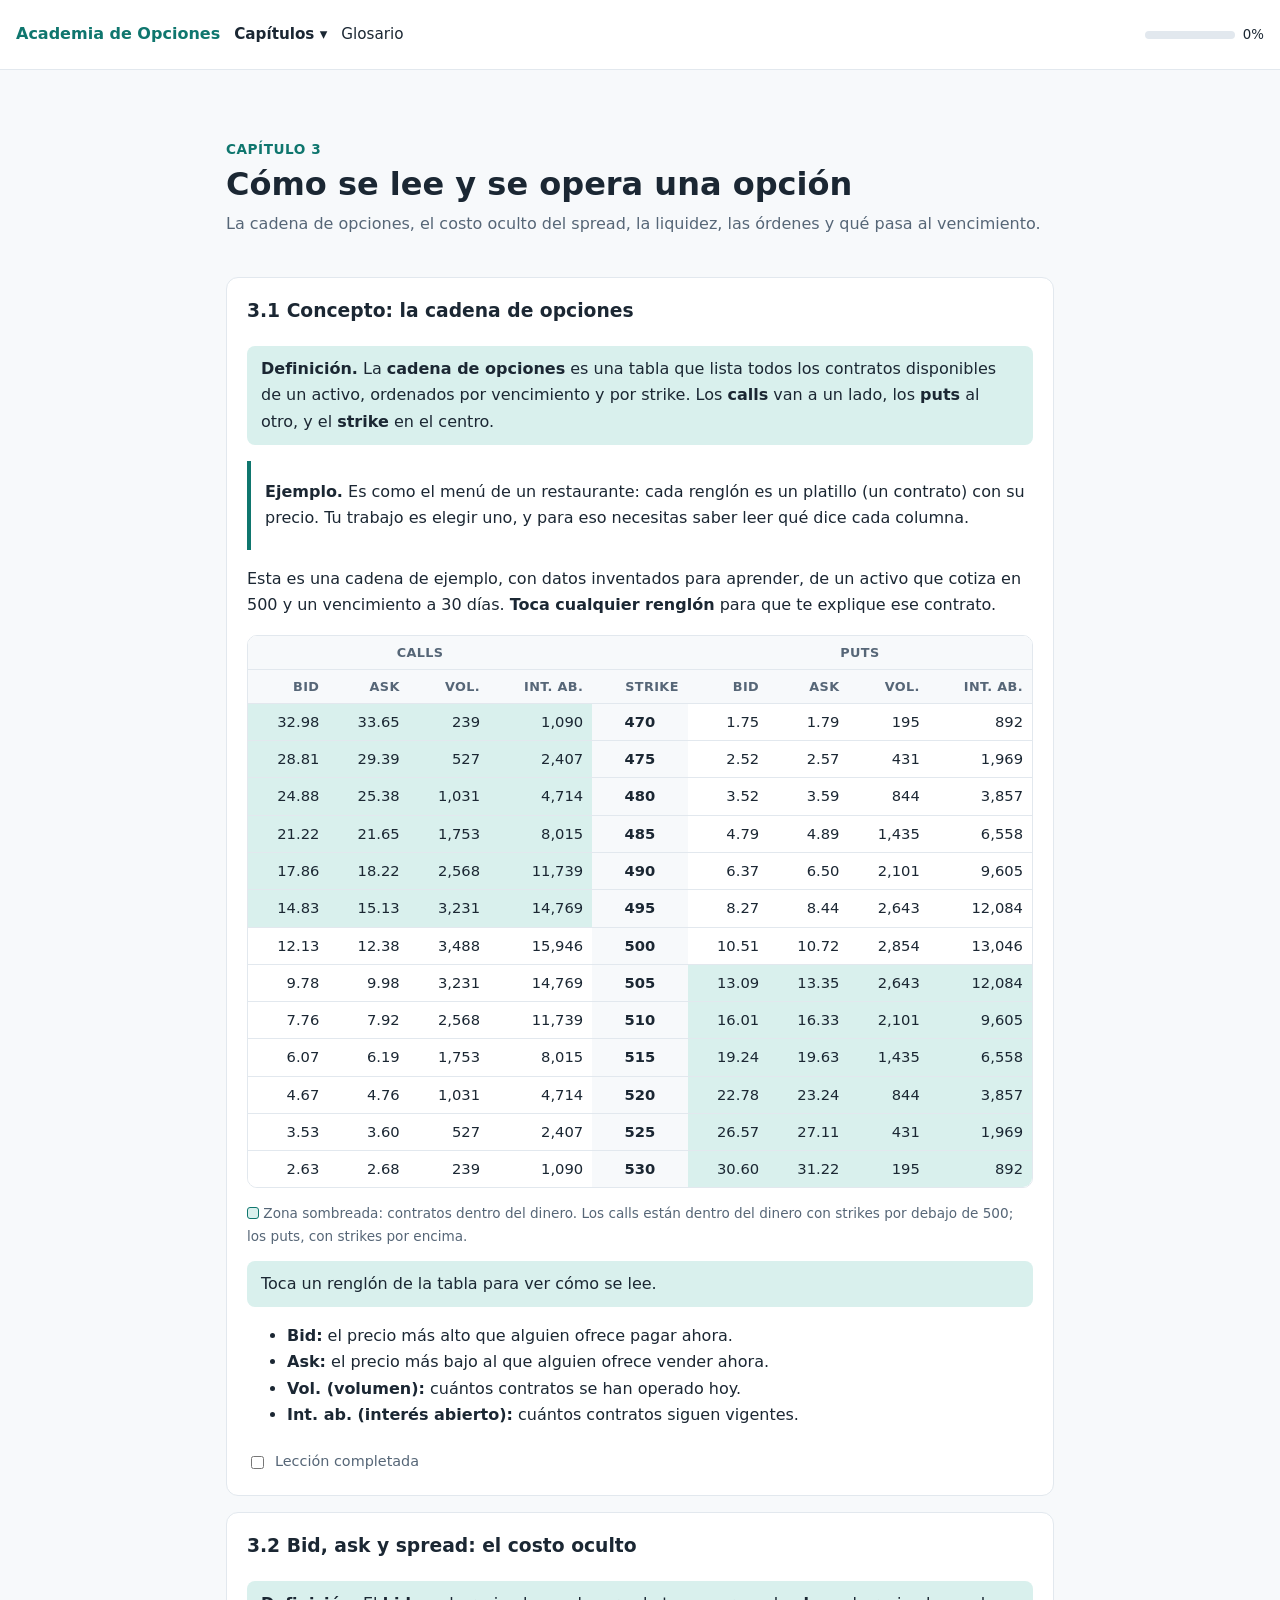
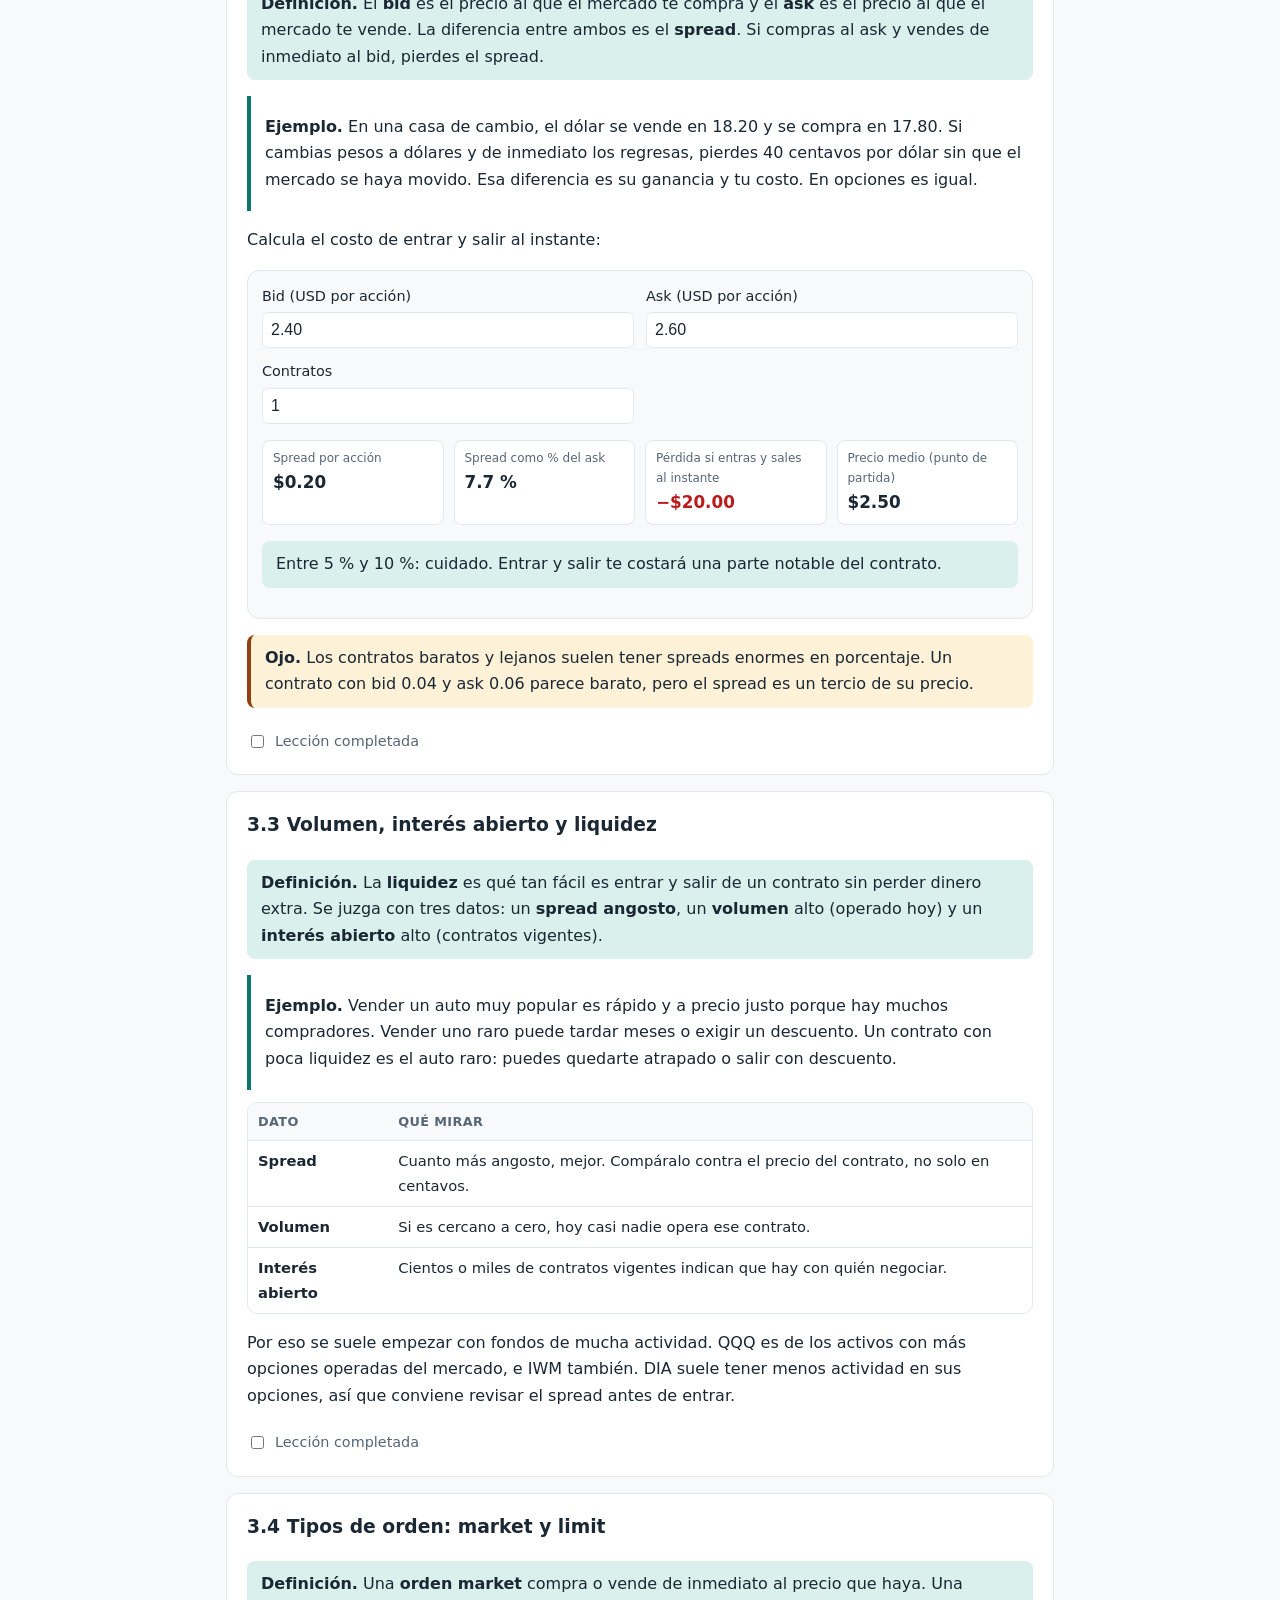
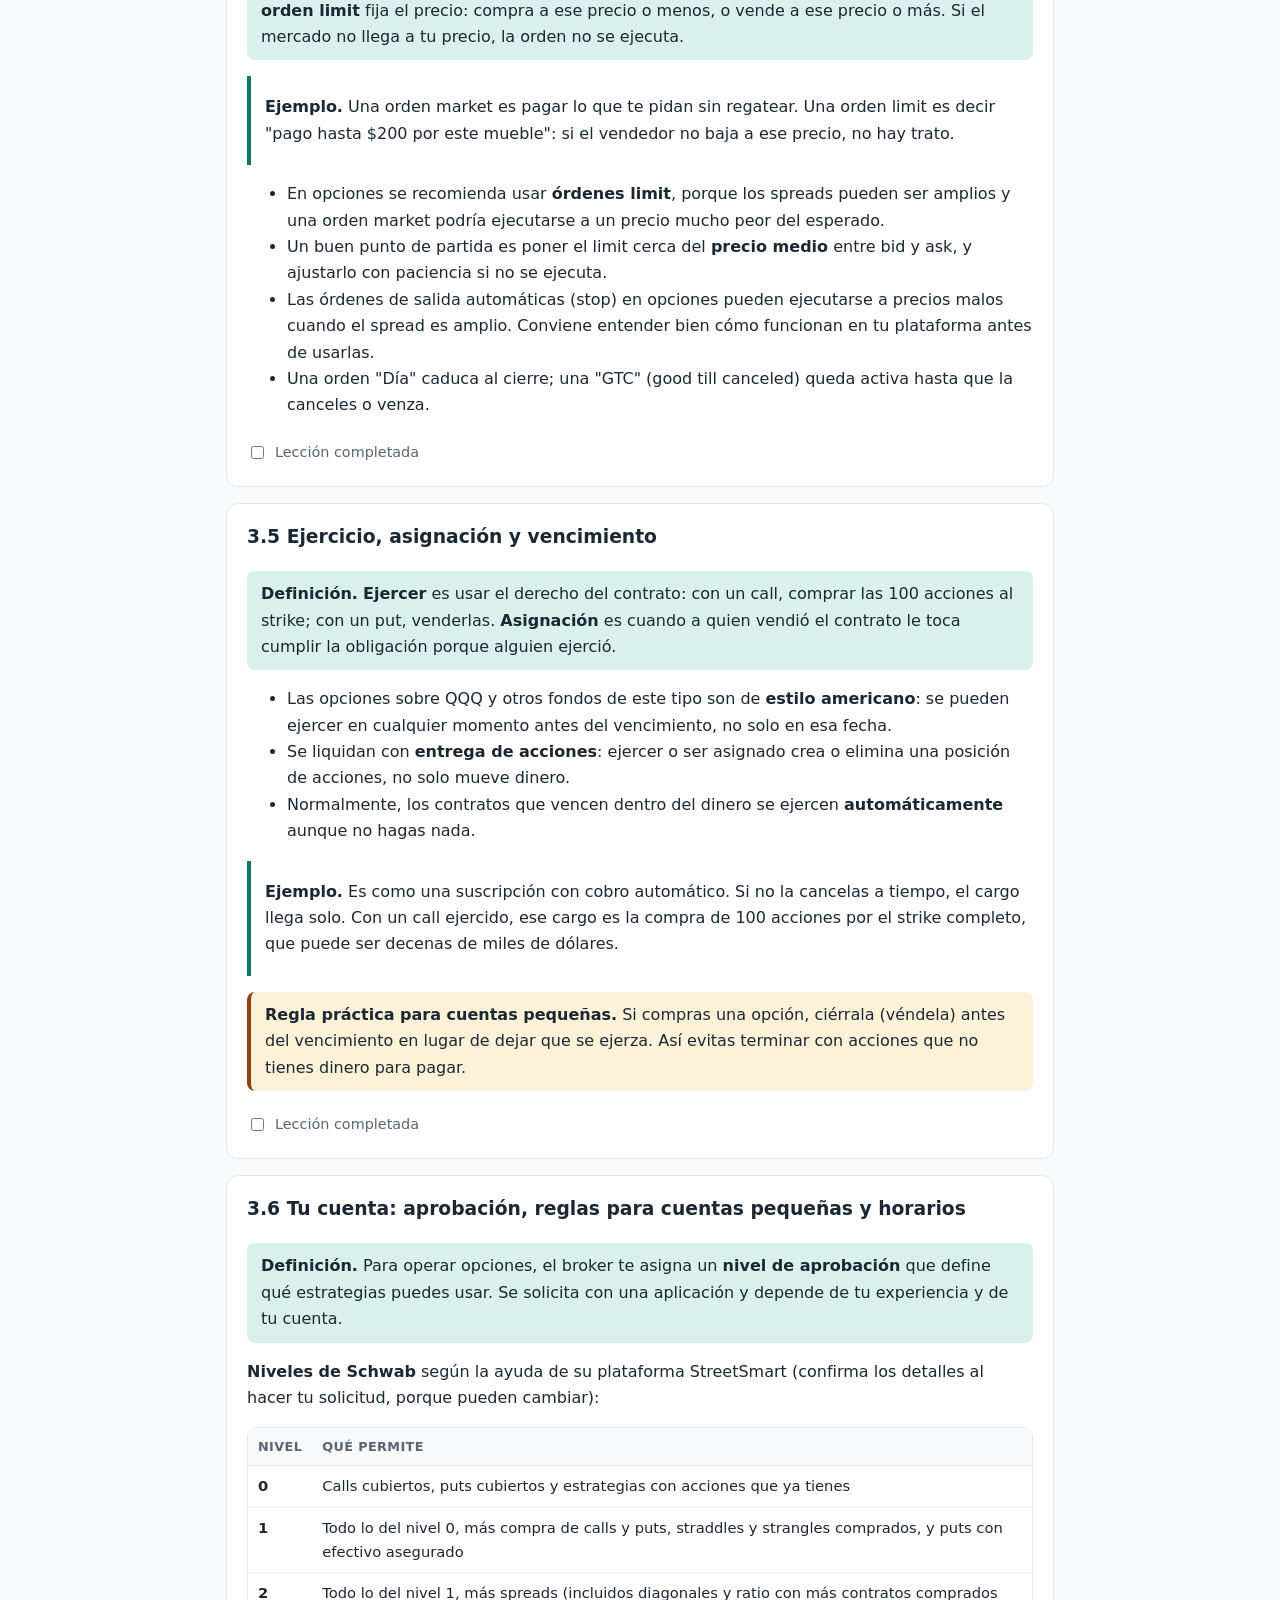
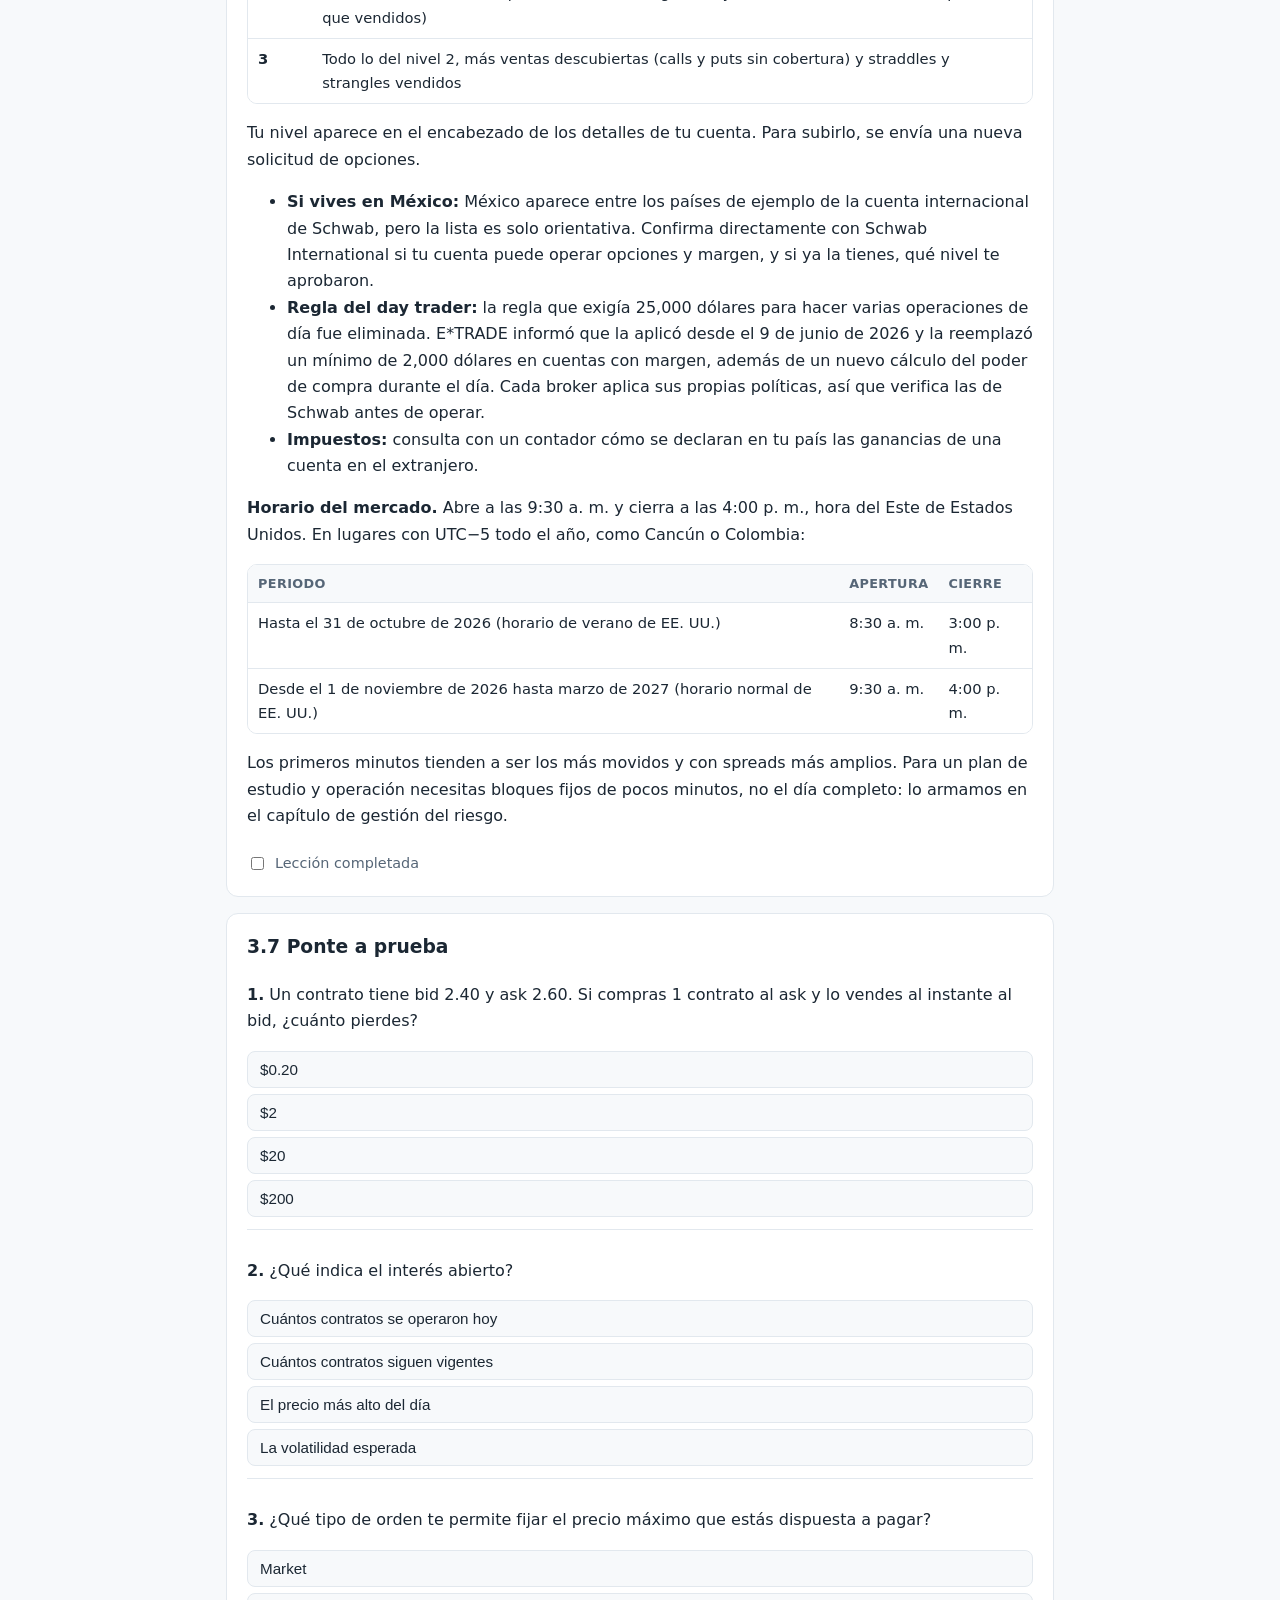
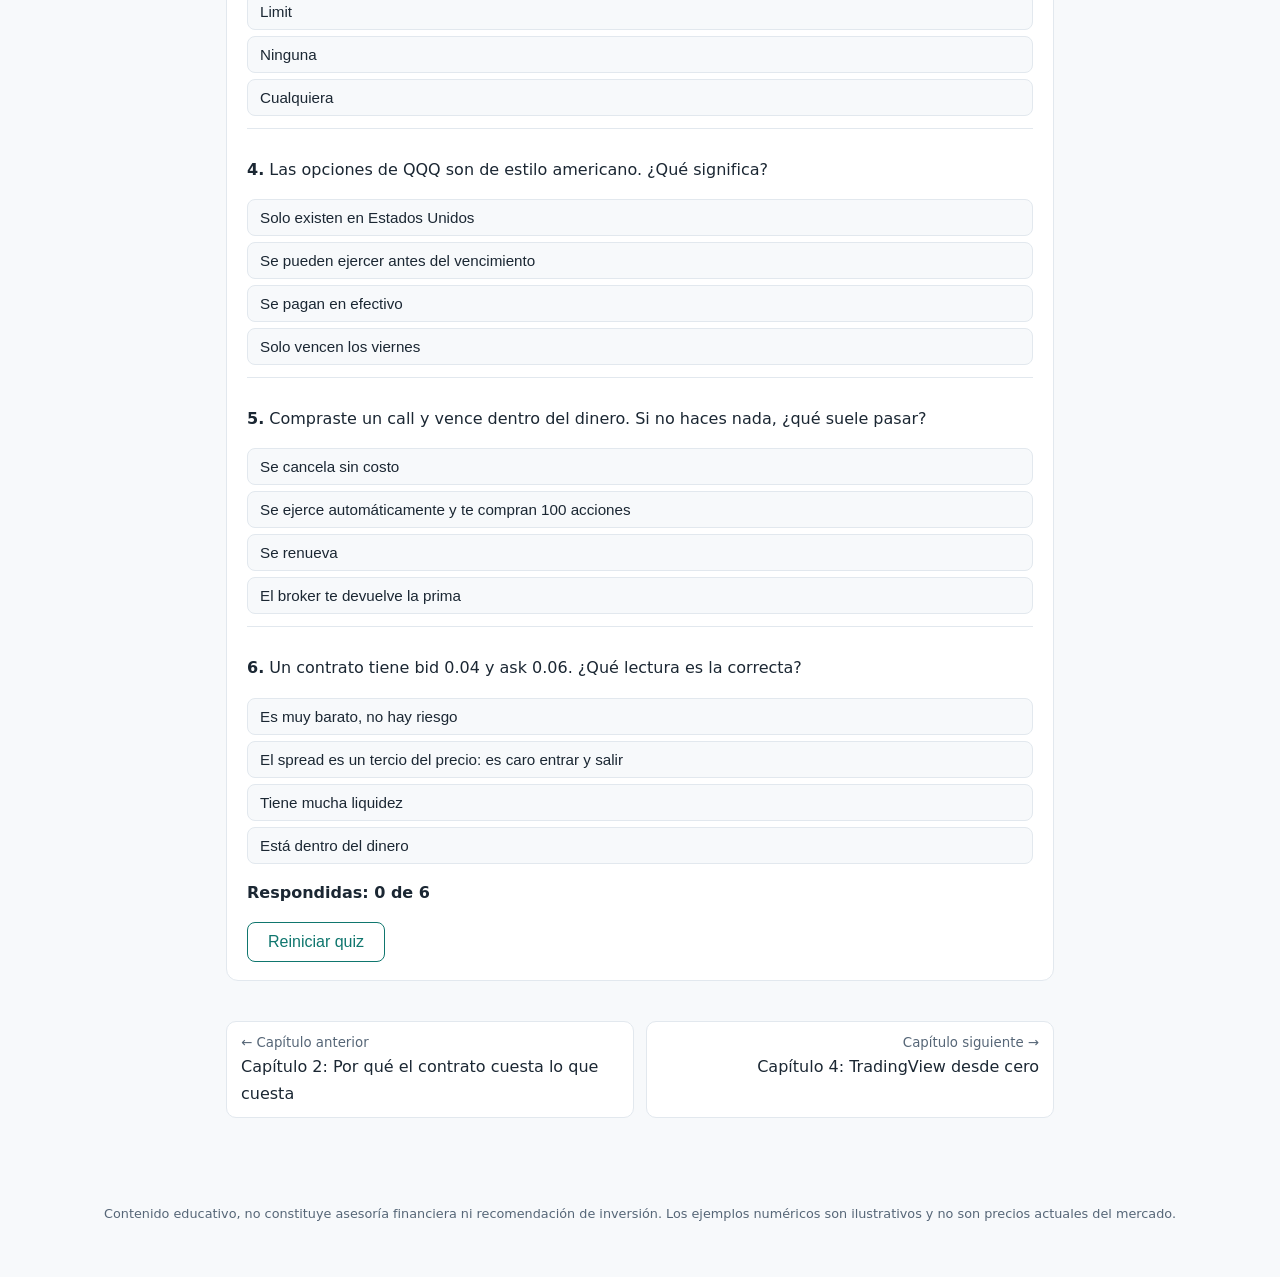
<file: cap3.html>
<!doctype html>
<html lang="es">
<head>
  <meta charset="utf-8">
  <meta name="viewport" content="width=device-width, initial-scale=1">
  <title>Capítulo 3: Cómo se lee y se opera una opción · Academia de Opciones</title>
  <meta name="description" content="La cadena de opciones, el costo oculto del spread, la liquidez, las órdenes y qué pasa al vencimiento.">
  <link rel="stylesheet" href="styles.css">
</head>
<body data-page="cap3">
  <header class="topbar">
    <a class="brand" href="index.html">Academia de Opciones</a>
    <nav>
      <details class="menu"><summary>Capítulos</summary>
      <ol>
        <li><a href="cap1.html">Capítulo 1: Qué es una opción</a></li>
        <li><a href="cap2.html">Capítulo 2: Por qué el contrato cuesta lo que cuesta</a></li>
        <li><a href="cap3.html" aria-current="page">Capítulo 3: Cómo se lee y se opera una opción</a></li>
        <li><a href="cap4.html">Capítulo 4: TradingView desde cero</a></li>
        <li><a href="cap5.html">Capítulo 5: Estrategias de opciones</a></li>
        <li><a href="cap6.html">Capítulo 6: Cómo elegir tu estrategia</a></li>
        <li class="soon">Capítulo 7: Gestión del riesgo y plan de trabajo (en preparación)</li>
        <li class="soon">Capítulo 8: Tu sistema propio (en preparación)</li>
      </ol></details>
      <a href="glosario.html">Glosario</a>
    </nav>
    <div class="progress-wrap" title="Tu progreso">
      <div class="progress-bar"><span id="progressFill"></span></div>
      <small id="progressText">0%</small>
    </div>
  </header>

  <main>
    <section class="chapter-head">
      <p class="kicker">Capítulo 3</p>
      <h1>Cómo se lee y se opera una opción</h1>
      <p class="lead">La cadena de opciones, el costo oculto del spread, la liquidez, las órdenes y qué pasa al vencimiento.</p>
    </section>

    <section id="cap3">
      <article class="lesson" data-lesson="3.1">
        <h3>3.1 Concepto: la cadena de opciones</h3>
        <p class="tip"><strong>Definición.</strong> La <strong>cadena de opciones</strong> es una tabla que lista todos los contratos disponibles de un activo, ordenados por vencimiento y por strike. Los <strong>calls</strong> van a un lado, los <strong>puts</strong> al otro, y el <strong>strike</strong> en el centro.</p>
        <div class="example">
          <p><strong>Ejemplo.</strong> Es como el menú de un restaurante: cada renglón es un platillo (un contrato) con su precio. Tu trabajo es elegir uno, y para eso necesitas saber leer qué dice cada columna.</p>
        </div>
        <p>Esta es una cadena de ejemplo, con datos inventados para aprender, de un activo que cotiza en 500 y un vencimiento a 30 días. <strong>Toca cualquier renglón</strong> para que te explique ese contrato.</p>
        <div class="table-wrap"><table class="tbl chain" id="chain" aria-label="Cadena de opciones de ejemplo">
          <thead>
            <tr><th colspan="4" style="text-align:center">CALLS</th><th></th><th colspan="4" style="text-align:center">PUTS</th></tr>
            <tr><th>Bid</th><th>Ask</th><th>Vol.</th><th>Int. ab.</th><th>Strike</th><th>Bid</th><th>Ask</th><th>Vol.</th><th>Int. ab.</th></tr>
          </thead>
          <tbody></tbody>
        </table></div>
        <p class="legend"><span class="swatch"></span> Zona sombreada: contratos dentro del dinero. Los calls están dentro del dinero con strikes por debajo de 500; los puts, con strikes por encima.</p>
        <div id="chainInfo" class="tip">Toca un renglón de la tabla para ver cómo se lee.</div>
        <ul>
          <li><strong>Bid:</strong> el precio más alto que alguien ofrece pagar ahora.</li>
          <li><strong>Ask:</strong> el precio más bajo al que alguien ofrece vender ahora.</li>
          <li><strong>Vol. (volumen):</strong> cuántos contratos se han operado hoy.</li>
          <li><strong>Int. ab. (interés abierto):</strong> cuántos contratos siguen vigentes.</li>
        </ul>
        <label class="done"><input type="checkbox"> Lección completada</label>
      </article>

      <article class="lesson" data-lesson="3.2">
        <h3>3.2 Bid, ask y spread: el costo oculto</h3>
        <p class="tip"><strong>Definición.</strong> El <strong>bid</strong> es el precio al que el mercado te compra y el <strong>ask</strong> es el precio al que el mercado te vende. La diferencia entre ambos es el <strong>spread</strong>. Si compras al ask y vendes de inmediato al bid, pierdes el spread.</p>
        <div class="example">
          <p><strong>Ejemplo.</strong> En una casa de cambio, el dólar se vende en 18.20 y se compra en 17.80. Si cambias pesos a dólares y de inmediato los regresas, pierdes 40 centavos por dólar sin que el mercado se haya movido. Esa diferencia es su ganancia y tu costo. En opciones es igual.</p>
        </div>
        <p>Calcula el costo de entrar y salir al instante:</p>
        <div class="sim">
          <div class="controls">
            <label>Bid (USD por acción)<input id="bBid" type="number" value="2.40" step="0.01" min="0"></label>
            <label>Ask (USD por acción)<input id="bAsk" type="number" value="2.60" step="0.01" min="0"></label>
            <label>Contratos<input id="bQty" type="number" value="1" step="1" min="1"></label>
          </div>
          <div class="results">
            <div><span>Spread por acción</span><strong id="sSpread"></strong></div>
            <div><span>Spread como % del ask</span><strong id="sPct"></strong></div>
            <div><span>Pérdida si entras y sales al instante</span><strong id="sLoss"></strong></div>
            <div><span>Precio medio (punto de partida)</span><strong id="sMid"></strong></div>
          </div>
          <p id="sVerdict" class="tip"></p>
        </div>
        <p class="warn"><strong>Ojo.</strong> Los contratos baratos y lejanos suelen tener spreads enormes en porcentaje. Un contrato con bid 0.04 y ask 0.06 parece barato, pero el spread es un tercio de su precio.</p>
        <label class="done"><input type="checkbox"> Lección completada</label>
      </article>

      <article class="lesson" data-lesson="3.3">
        <h3>3.3 Volumen, interés abierto y liquidez</h3>
        <p class="tip"><strong>Definición.</strong> La <strong>liquidez</strong> es qué tan fácil es entrar y salir de un contrato sin perder dinero extra. Se juzga con tres datos: un <strong>spread angosto</strong>, un <strong>volumen</strong> alto (operado hoy) y un <strong>interés abierto</strong> alto (contratos vigentes).</p>
        <div class="example">
          <p><strong>Ejemplo.</strong> Vender un auto muy popular es rápido y a precio justo porque hay muchos compradores. Vender uno raro puede tardar meses o exigir un descuento. Un contrato con poca liquidez es el auto raro: puedes quedarte atrapado o salir con descuento.</p>
        </div>
        <div class="table-wrap"><table class="tbl">
          <thead><tr><th>Dato</th><th>Qué mirar</th></tr></thead>
          <tbody>
            <tr><td><strong>Spread</strong></td><td>Cuanto más angosto, mejor. Compáralo contra el precio del contrato, no solo en centavos.</td></tr>
            <tr><td><strong>Volumen</strong></td><td>Si es cercano a cero, hoy casi nadie opera ese contrato.</td></tr>
            <tr><td><strong>Interés abierto</strong></td><td>Cientos o miles de contratos vigentes indican que hay con quién negociar.</td></tr>
          </tbody>
        </table></div>
        <p>Por eso se suele empezar con fondos de mucha actividad. QQQ es de los activos con más opciones operadas del mercado, e IWM también. DIA suele tener menos actividad en sus opciones, así que conviene revisar el spread antes de entrar.</p>
        <label class="done"><input type="checkbox"> Lección completada</label>
      </article>

      <article class="lesson" data-lesson="3.4">
        <h3>3.4 Tipos de orden: market y limit</h3>
        <p class="tip"><strong>Definición.</strong> Una <strong>orden market</strong> compra o vende de inmediato al precio que haya. Una <strong>orden limit</strong> fija el precio: compra a ese precio o menos, o vende a ese precio o más. Si el mercado no llega a tu precio, la orden no se ejecuta.</p>
        <div class="example">
          <p><strong>Ejemplo.</strong> Una orden market es pagar lo que te pidan sin regatear. Una orden limit es decir "pago hasta $200 por este mueble": si el vendedor no baja a ese precio, no hay trato.</p>
        </div>
        <ul>
          <li>En opciones se recomienda usar <strong>órdenes limit</strong>, porque los spreads pueden ser amplios y una orden market podría ejecutarse a un precio mucho peor del esperado.</li>
          <li>Un buen punto de partida es poner el limit cerca del <strong>precio medio</strong> entre bid y ask, y ajustarlo con paciencia si no se ejecuta.</li>
          <li>Las órdenes de salida automáticas (stop) en opciones pueden ejecutarse a precios malos cuando el spread es amplio. Conviene entender bien cómo funcionan en tu plataforma antes de usarlas.</li>
          <li>Una orden "Día" caduca al cierre; una "GTC" (good till canceled) queda activa hasta que la canceles o venza.</li>
        </ul>
        <label class="done"><input type="checkbox"> Lección completada</label>
      </article>

      <article class="lesson" data-lesson="3.5">
        <h3>3.5 Ejercicio, asignación y vencimiento</h3>
        <p class="tip"><strong>Definición.</strong> <strong>Ejercer</strong> es usar el derecho del contrato: con un call, comprar las 100 acciones al strike; con un put, venderlas. <strong>Asignación</strong> es cuando a quien vendió el contrato le toca cumplir la obligación porque alguien ejerció.</p>
        <ul>
          <li>Las opciones sobre QQQ y otros fondos de este tipo son de <strong>estilo americano</strong>: se pueden ejercer en cualquier momento antes del vencimiento, no solo en esa fecha.</li>
          <li>Se liquidan con <strong>entrega de acciones</strong>: ejercer o ser asignado crea o elimina una posición de acciones, no solo mueve dinero.</li>
          <li>Normalmente, los contratos que vencen dentro del dinero se ejercen <strong>automáticamente</strong> aunque no hagas nada.</li>
        </ul>
        <div class="example">
          <p><strong>Ejemplo.</strong> Es como una suscripción con cobro automático. Si no la cancelas a tiempo, el cargo llega solo. Con un call ejercido, ese cargo es la compra de 100 acciones por el strike completo, que puede ser decenas de miles de dólares.</p>
        </div>
        <p class="warn"><strong>Regla práctica para cuentas pequeñas.</strong> Si compras una opción, ciérrala (véndela) antes del vencimiento en lugar de dejar que se ejerza. Así evitas terminar con acciones que no tienes dinero para pagar.</p>
        <label class="done"><input type="checkbox"> Lección completada</label>
      </article>

      <article class="lesson" data-lesson="3.6">
        <h3>3.6 Tu cuenta: aprobación, reglas para cuentas pequeñas y horarios</h3>
        <p class="tip"><strong>Definición.</strong> Para operar opciones, el broker te asigna un <strong>nivel de aprobación</strong> que define qué estrategias puedes usar. Se solicita con una aplicación y depende de tu experiencia y de tu cuenta.</p>
        <p><strong>Niveles de Schwab</strong> según la ayuda de su plataforma StreetSmart (confirma los detalles al hacer tu solicitud, porque pueden cambiar):</p>
        <div class="table-wrap"><table class="tbl">
          <thead><tr><th>Nivel</th><th>Qué permite</th></tr></thead>
          <tbody>
            <tr><td><strong>0</strong></td><td>Calls cubiertos, puts cubiertos y estrategias con acciones que ya tienes</td></tr>
            <tr><td><strong>1</strong></td><td>Todo lo del nivel 0, más compra de calls y puts, straddles y strangles comprados, y puts con efectivo asegurado</td></tr>
            <tr><td><strong>2</strong></td><td>Todo lo del nivel 1, más spreads (incluidos diagonales y ratio con más contratos comprados que vendidos)</td></tr>
            <tr><td><strong>3</strong></td><td>Todo lo del nivel 2, más ventas descubiertas (calls y puts sin cobertura) y straddles y strangles vendidos</td></tr>
          </tbody>
        </table></div>
        <p>Tu nivel aparece en el encabezado de los detalles de tu cuenta. Para subirlo, se envía una nueva solicitud de opciones.</p>
        <ul>
          <li><strong>Si vives en México:</strong> México aparece entre los países de ejemplo de la cuenta internacional de Schwab, pero la lista es solo orientativa. Confirma directamente con Schwab International si tu cuenta puede operar opciones y margen, y si ya la tienes, qué nivel te aprobaron.</li>
          <li><strong>Regla del day trader:</strong> la regla que exigía 25,000 dólares para hacer varias operaciones de día fue eliminada. E*TRADE informó que la aplicó desde el 9 de junio de 2026 y la reemplazó un mínimo de 2,000 dólares en cuentas con margen, además de un nuevo cálculo del poder de compra durante el día. Cada broker aplica sus propias políticas, así que verifica las de Schwab antes de operar.</li>
          <li><strong>Impuestos:</strong> consulta con un contador cómo se declaran en tu país las ganancias de una cuenta en el extranjero.</li>
        </ul>
        <p><strong>Horario del mercado.</strong> Abre a las 9:30 a. m. y cierra a las 4:00 p. m., hora del Este de Estados Unidos. En lugares con UTC−5 todo el año, como Cancún o Colombia:</p>
        <div class="table-wrap"><table class="tbl">
          <thead><tr><th>Periodo</th><th>Apertura</th><th>Cierre</th></tr></thead>
          <tbody>
            <tr><td>Hasta el 31 de octubre de 2026 (horario de verano de EE. UU.)</td><td>8:30 a. m.</td><td>3:00 p. m.</td></tr>
            <tr><td>Desde el 1 de noviembre de 2026 hasta marzo de 2027 (horario normal de EE. UU.)</td><td>9:30 a. m.</td><td>4:00 p. m.</td></tr>
          </tbody>
        </table></div>
        <p>Los primeros minutos tienden a ser los más movidos y con spreads más amplios. Para un plan de estudio y operación necesitas bloques fijos de pocos minutos, no el día completo: lo armamos en el capítulo de gestión del riesgo.</p>
        <label class="done"><input type="checkbox"> Lección completada</label>
      </article>

      <article class="lesson">
        <h3>3.7 Ponte a prueba</h3>
        <div id="quiz"></div>
        <p id="quizScore" class="score"></p>
        <button class="btn secondary" id="quizReset" type="button">Reiniciar quiz</button>
      </article>
    </section>

    <div class="pager">
      <a class="prev" href="cap2.html"><small>← Capítulo anterior</small>Capítulo 2: Por qué el contrato cuesta lo que cuesta</a>
      <a class="next" href="cap4.html"><small>Capítulo siguiente →</small>Capítulo 4: TradingView desde cero</a>
    </div>
  </main>

  <footer>
    <p>Contenido educativo, no constituye asesoría financiera ni recomendación de inversión. Los ejemplos numéricos son ilustrativos y no son precios actuales del mercado.</p>
  </footer>

  <script src="lib.js"></script>
  <script src="common.js"></script>
  <script src="cap3.js"></script>
</body>
</html>
</file>
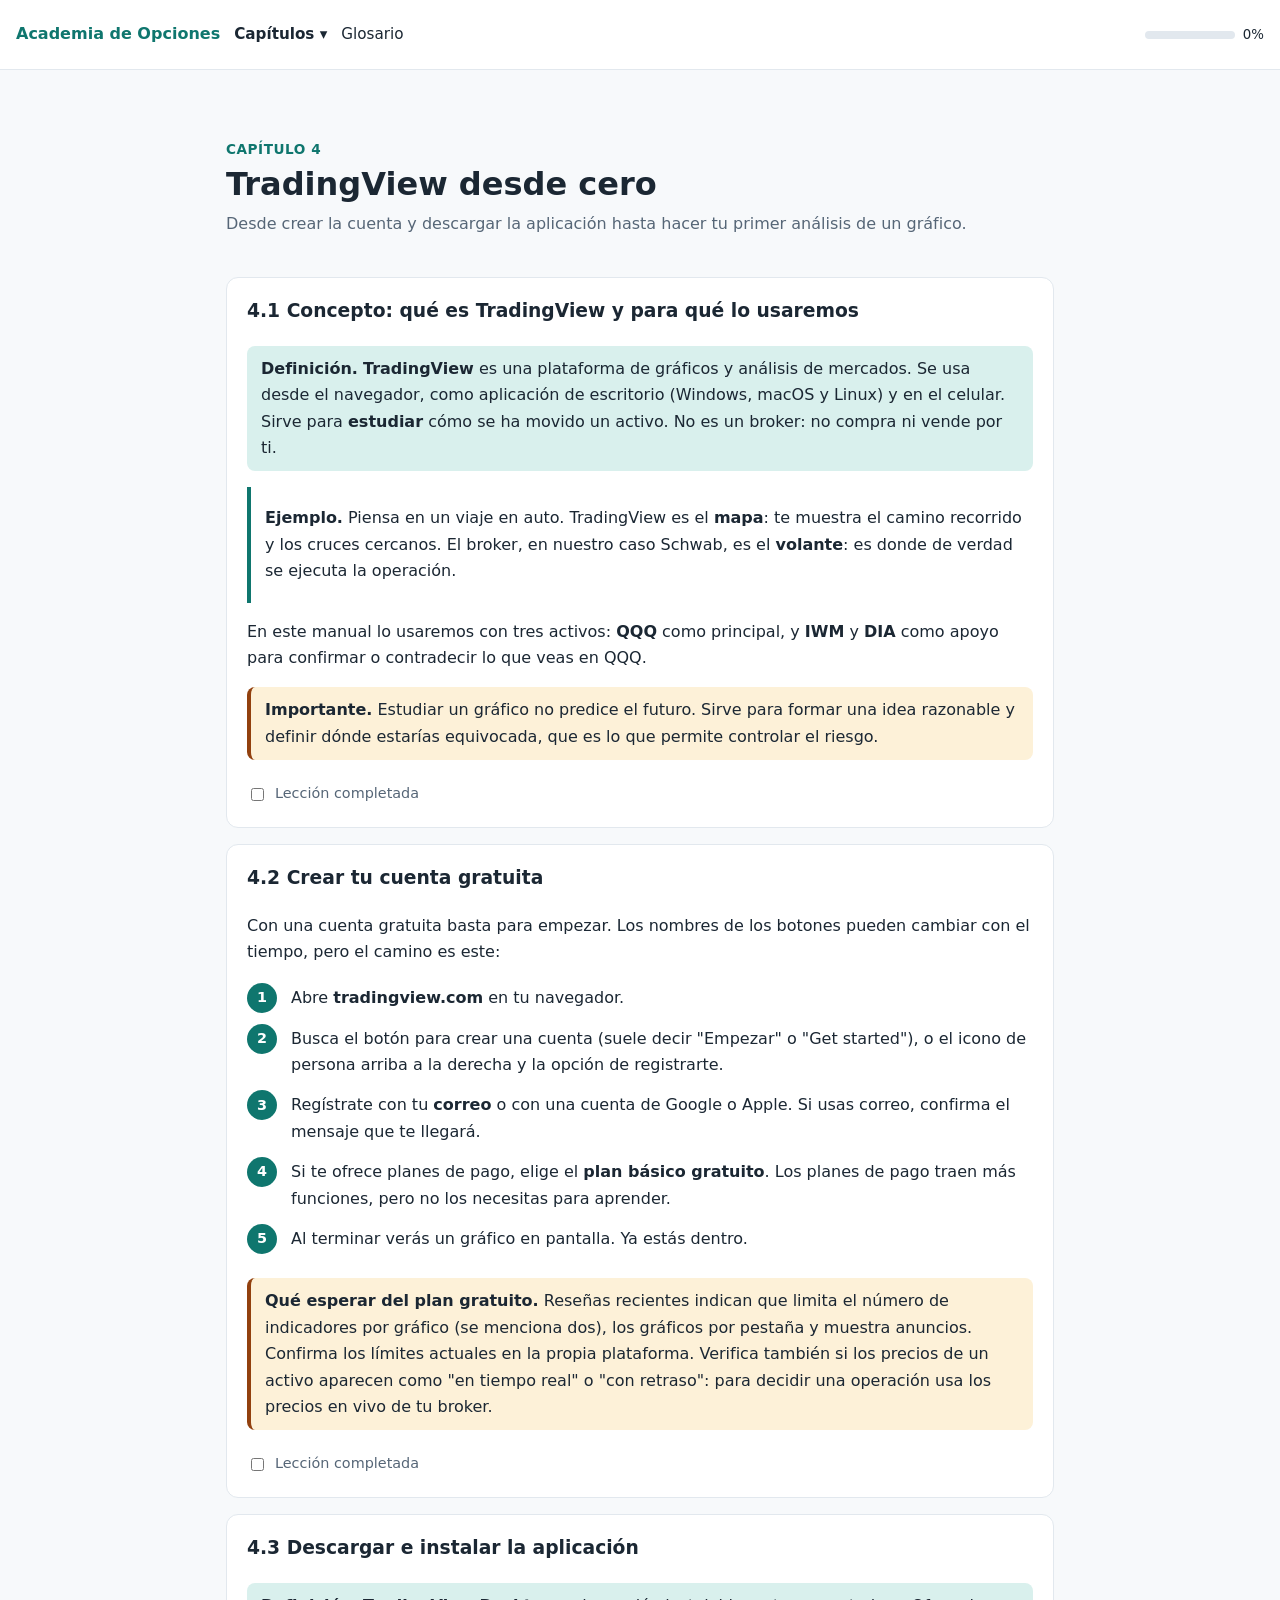
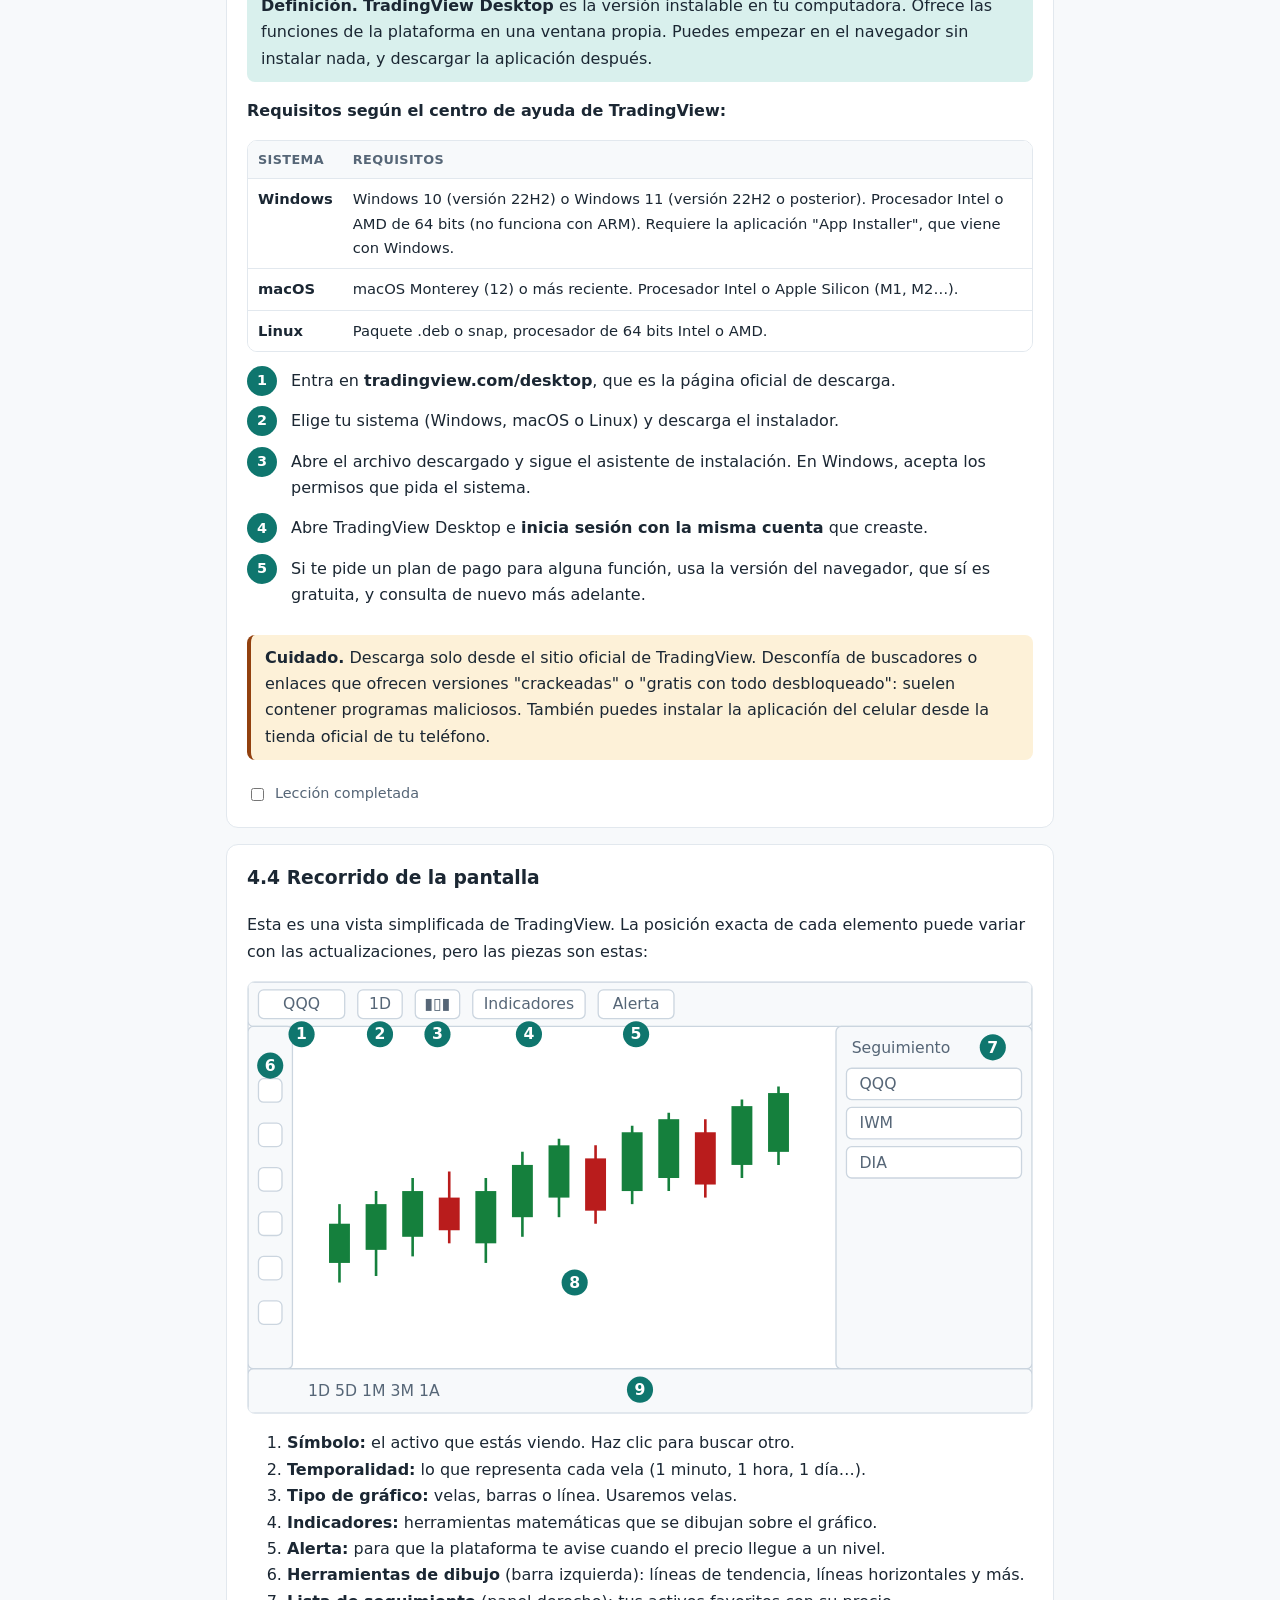
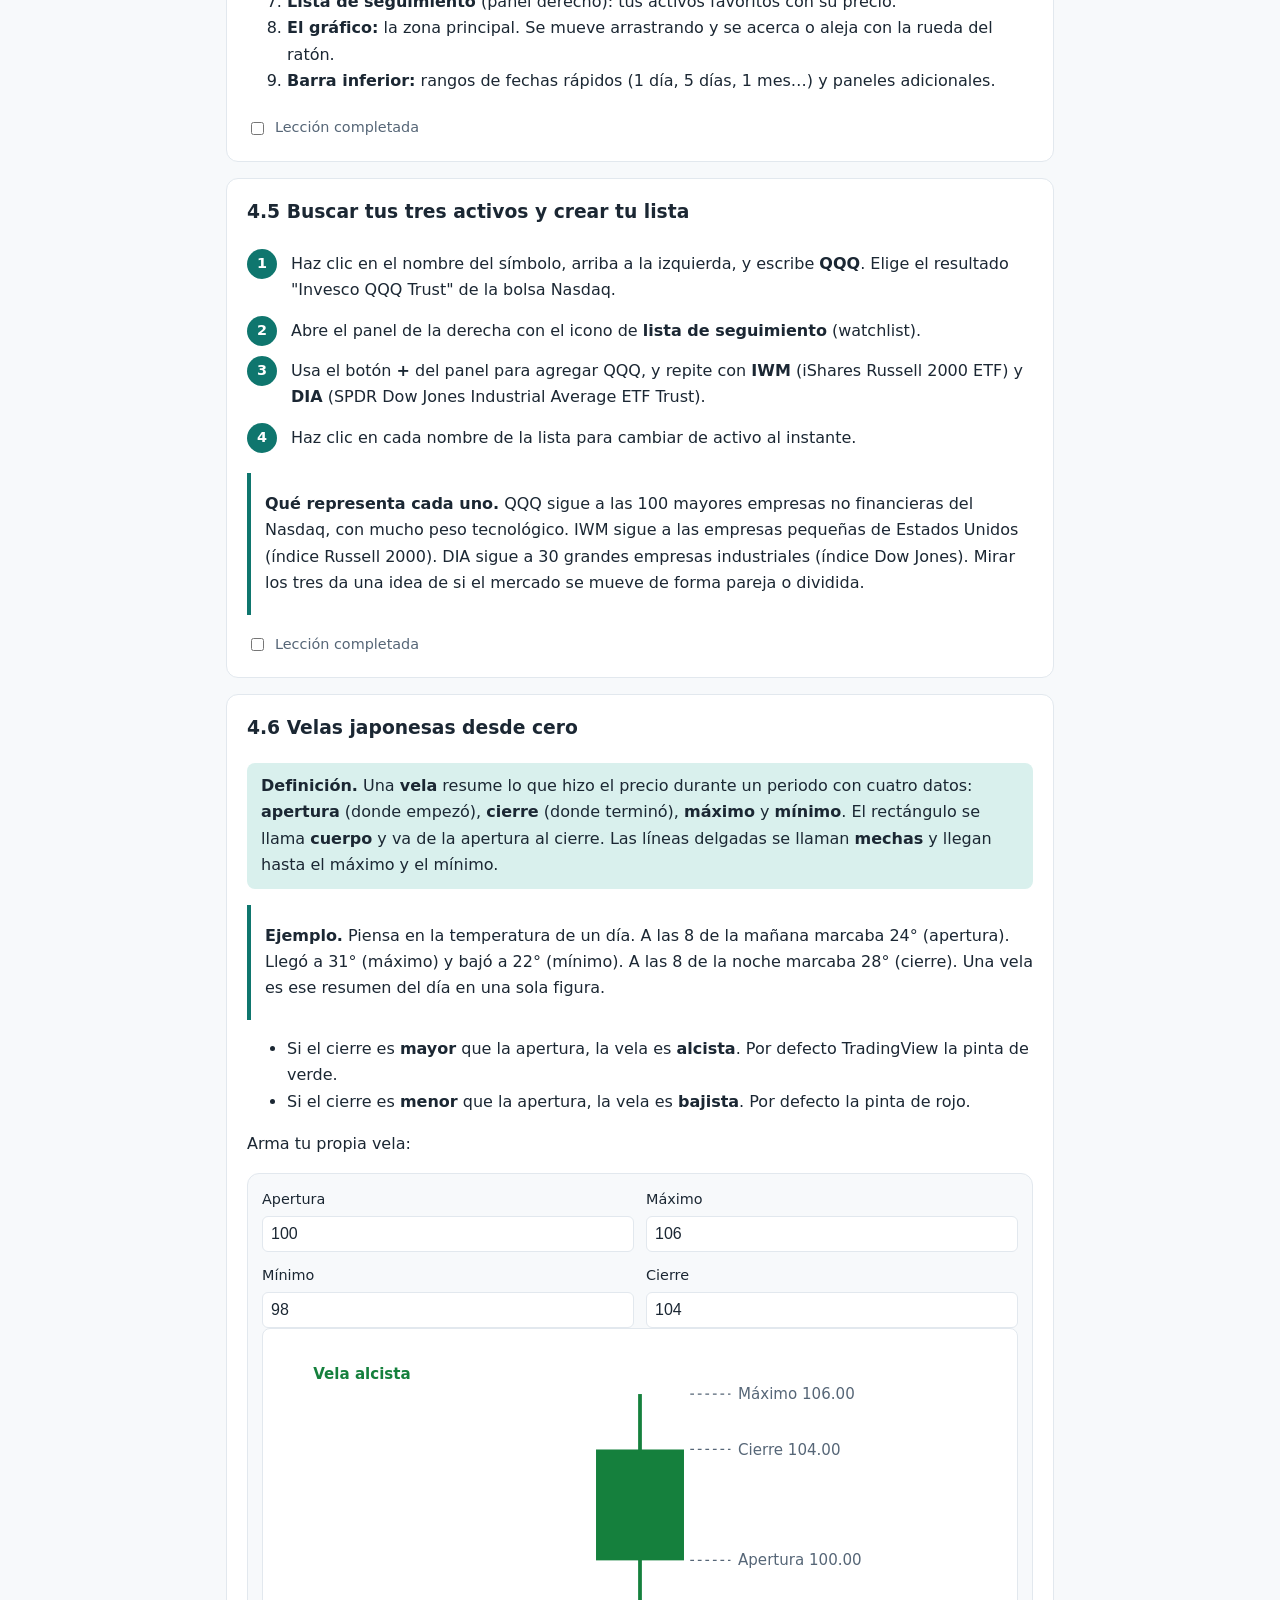
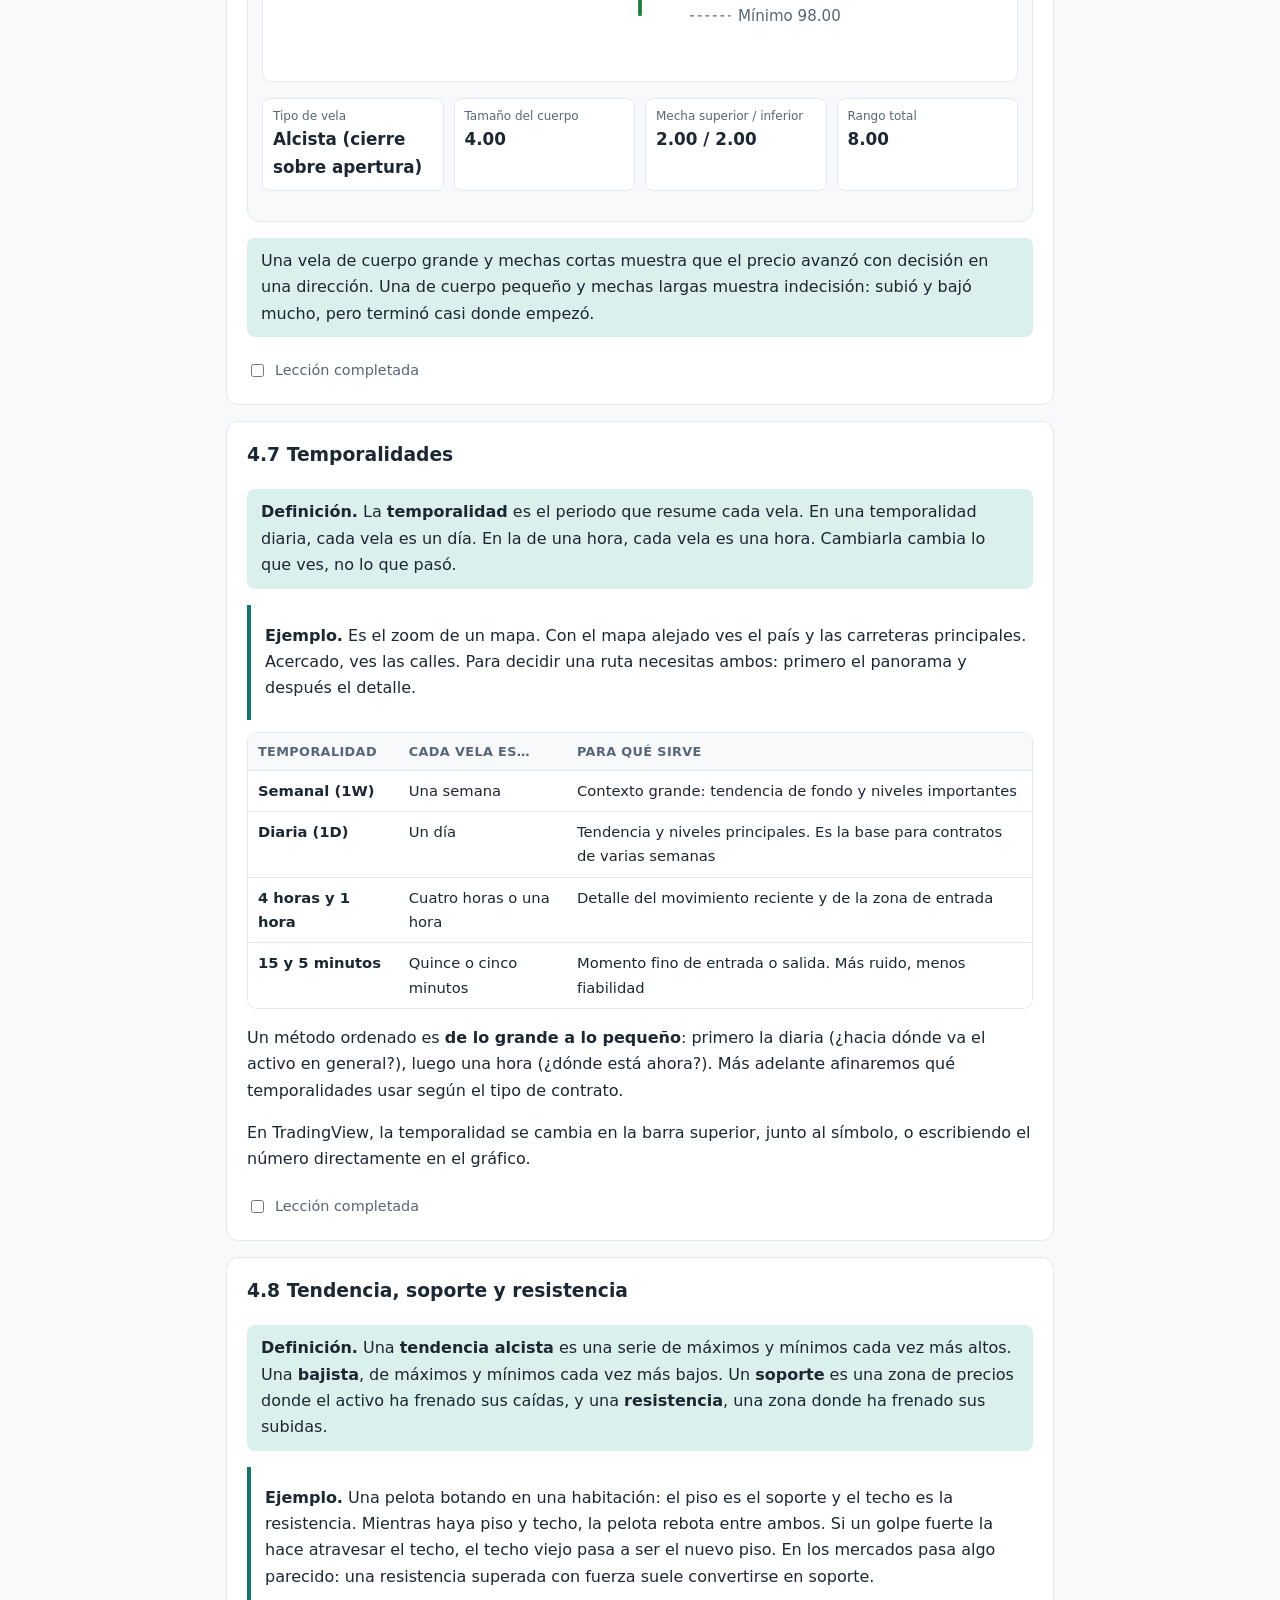
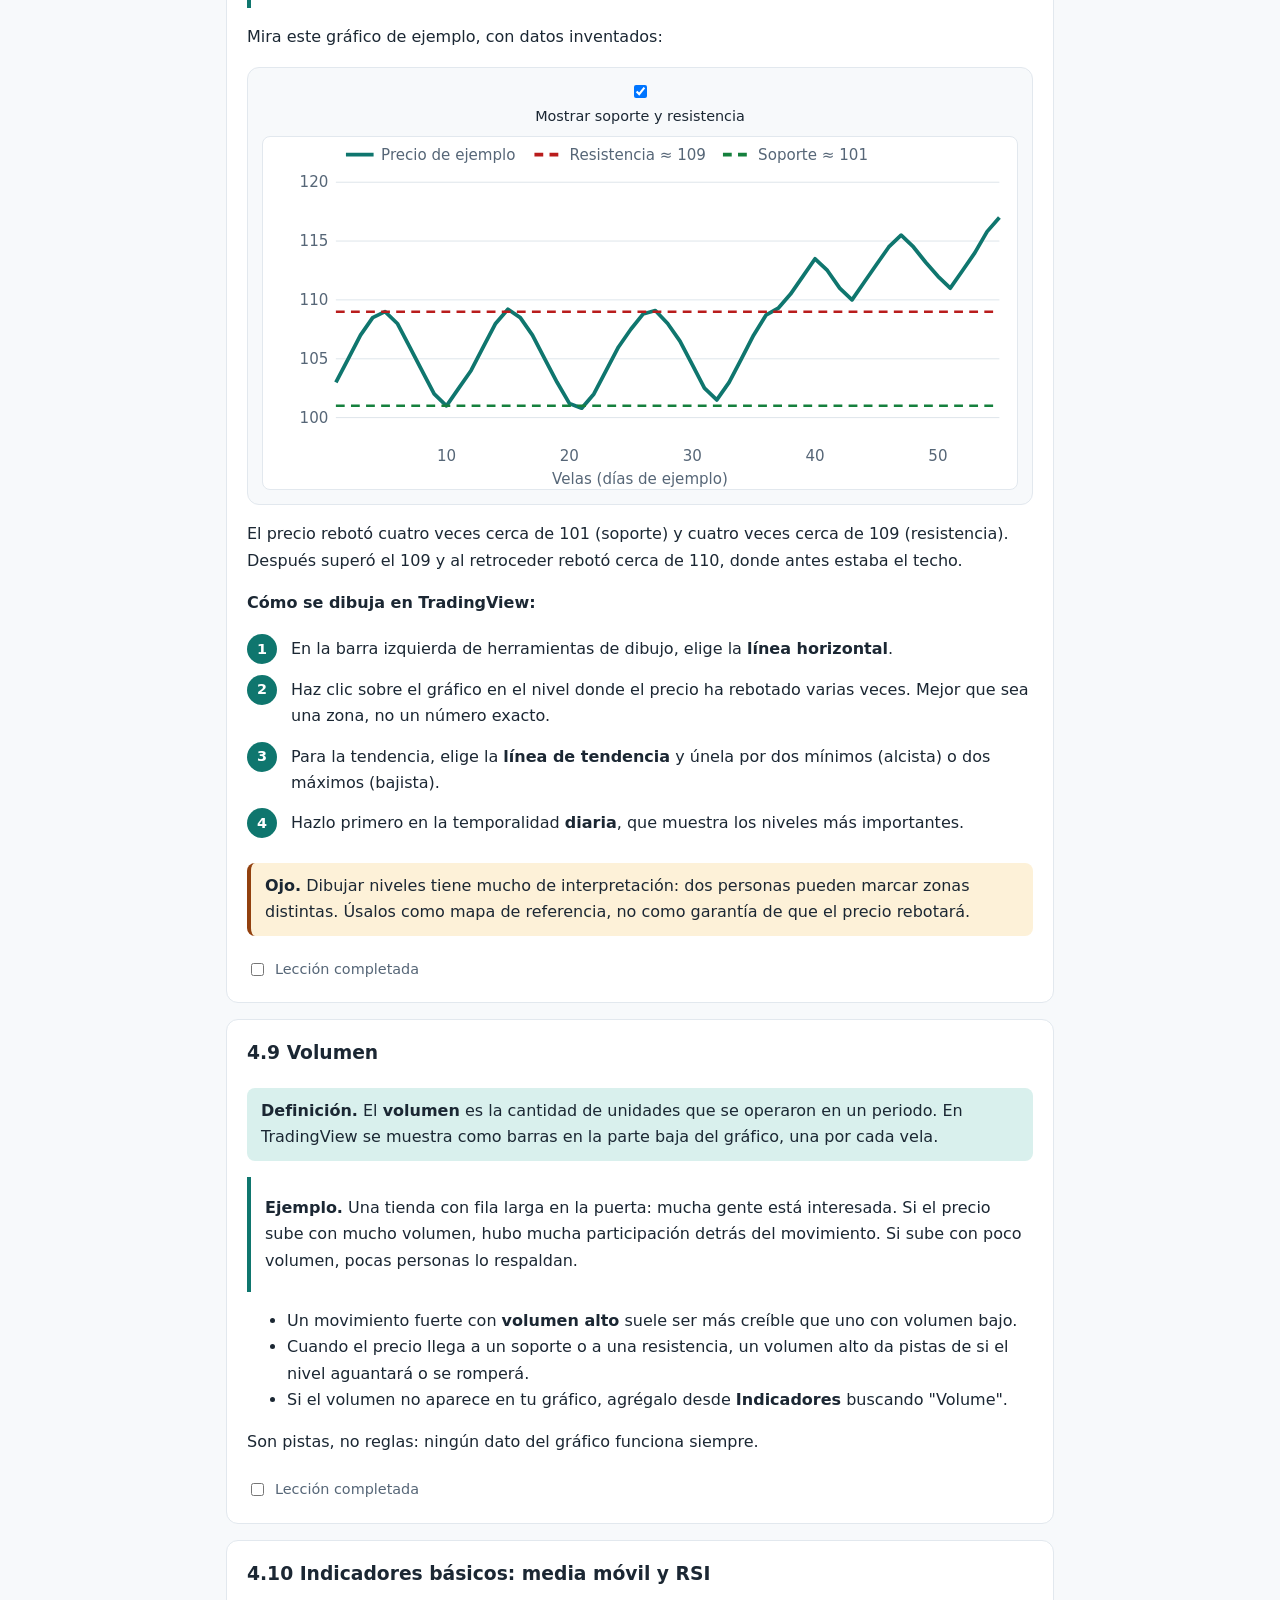
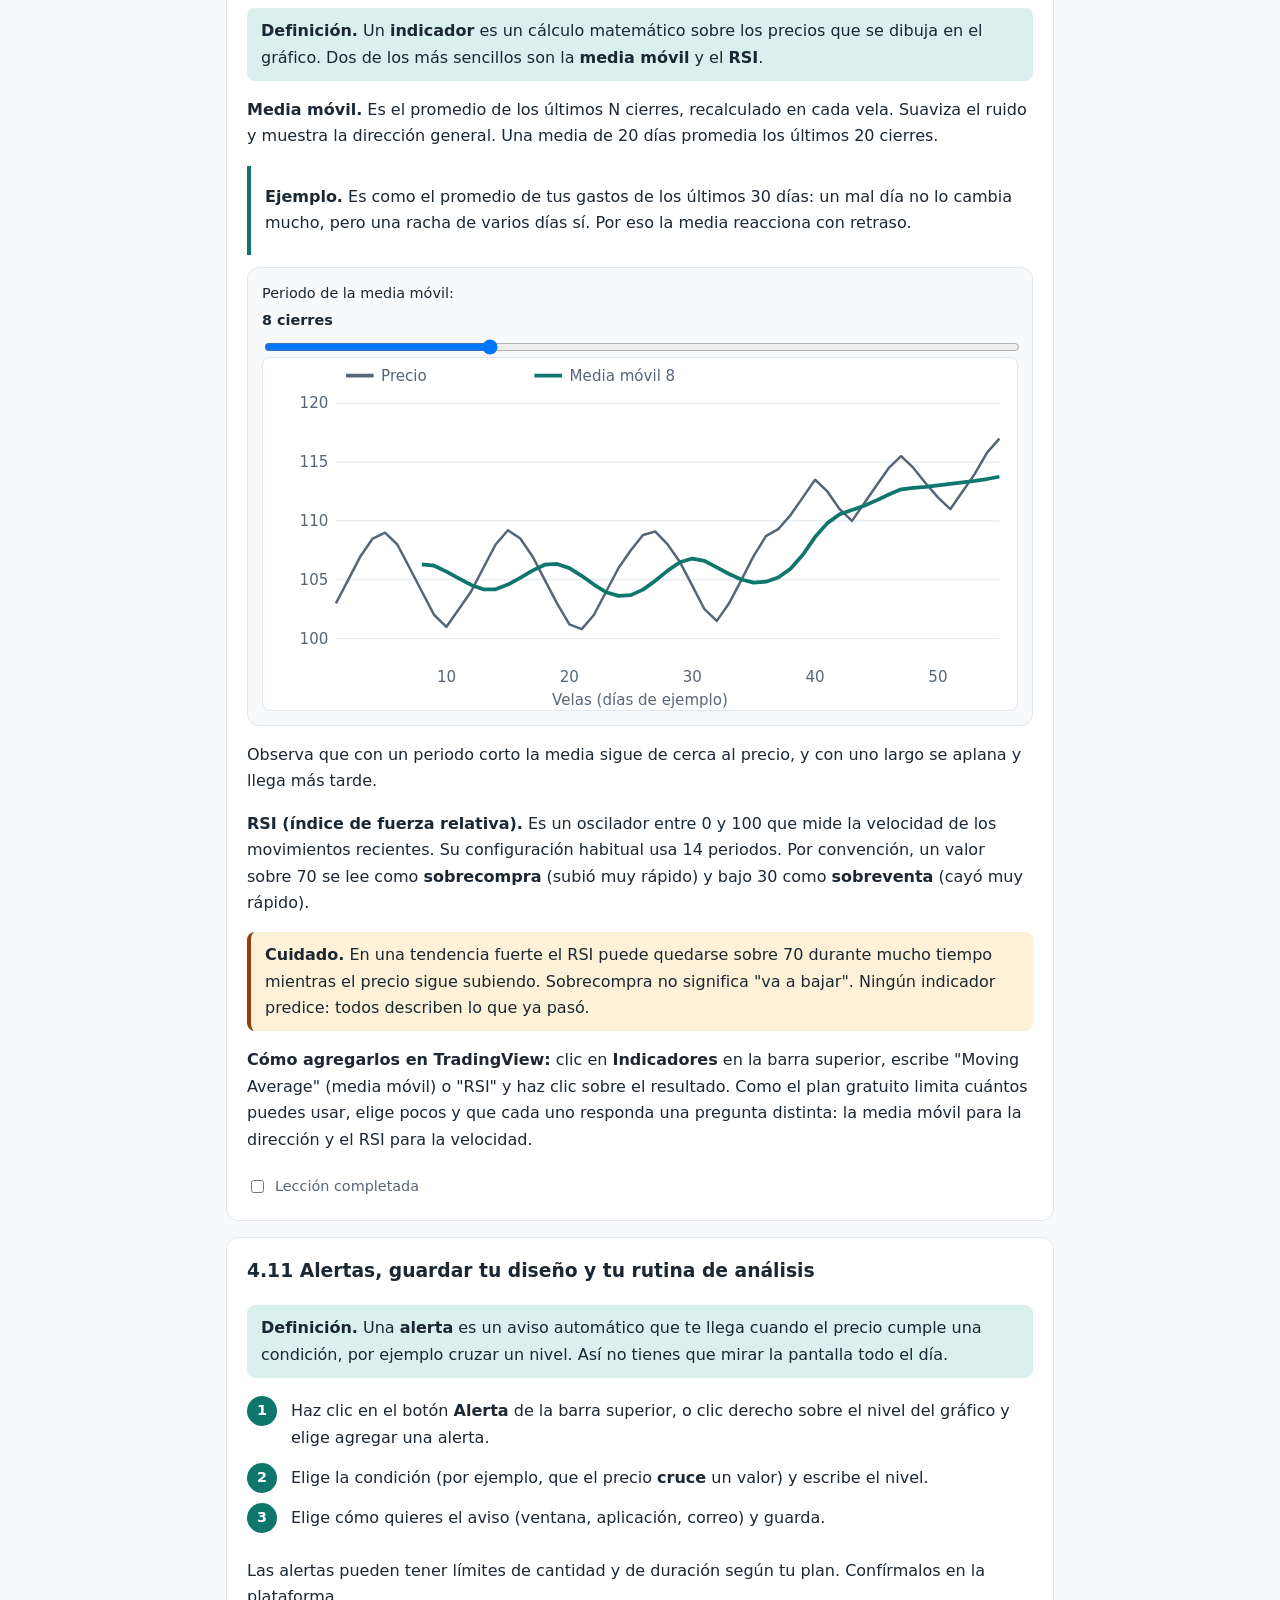
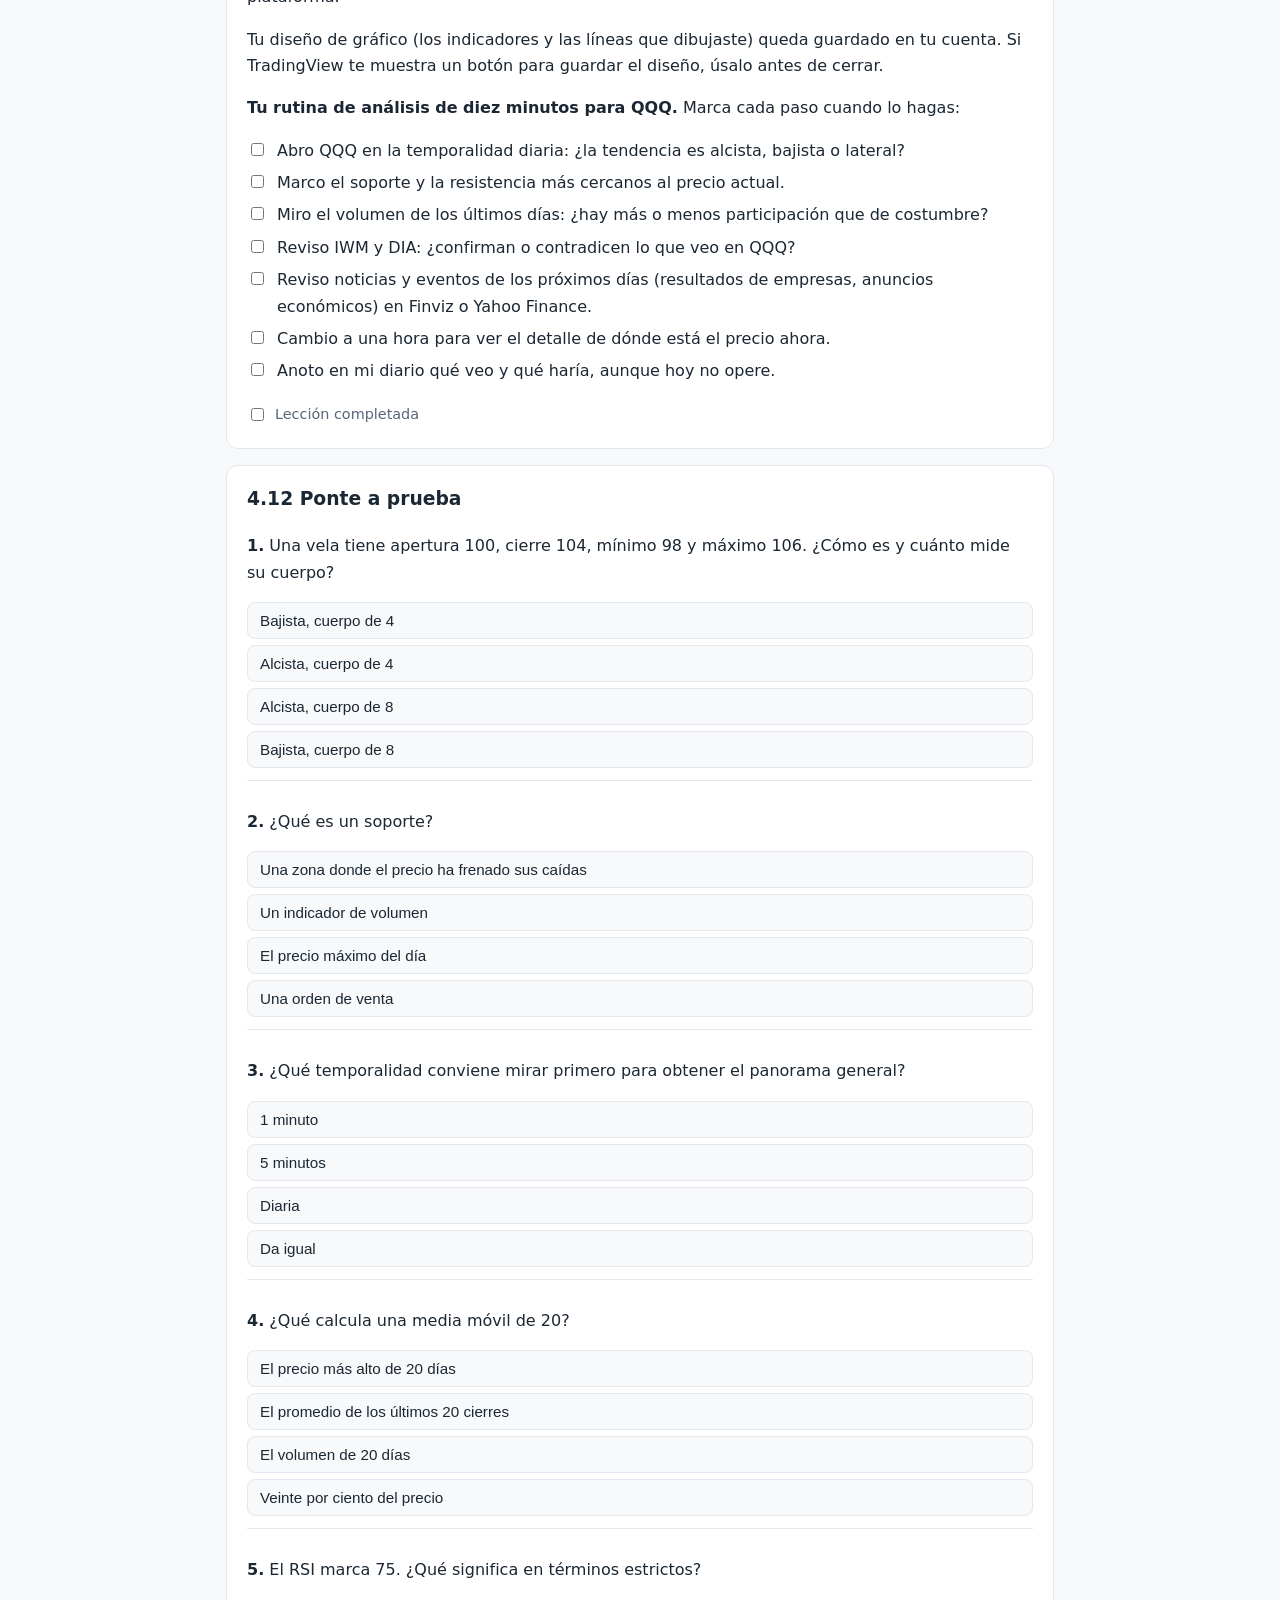
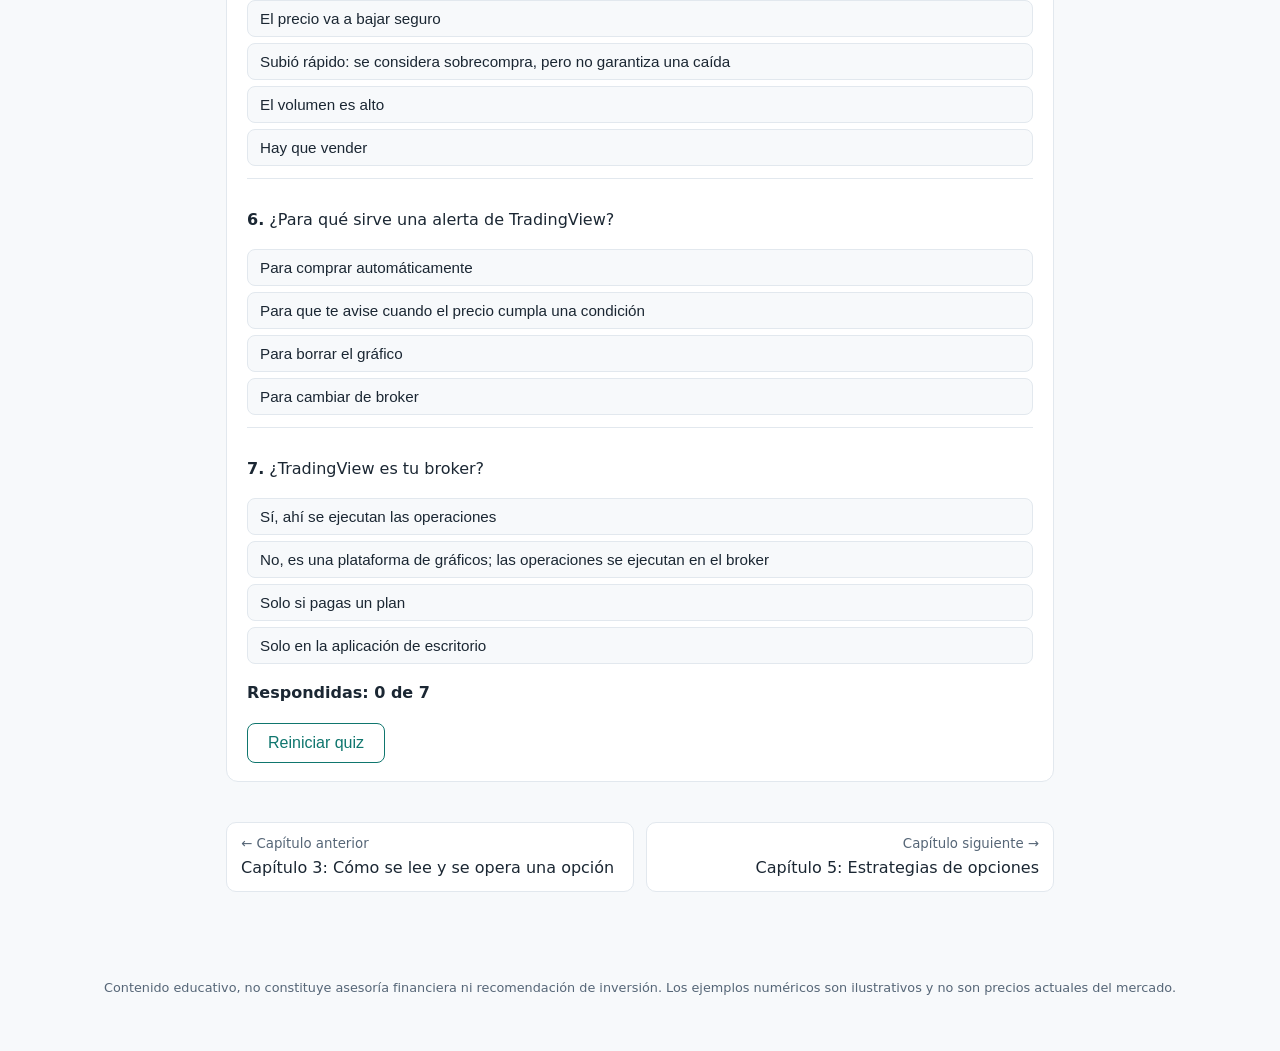
<file: cap4.html>
<!doctype html>
<html lang="es">
<head>
  <meta charset="utf-8">
  <meta name="viewport" content="width=device-width, initial-scale=1">
  <title>Capítulo 4: TradingView desde cero · Academia de Opciones</title>
  <meta name="description" content="Desde crear la cuenta y descargar la aplicación hasta hacer tu primer análisis de un gráfico.">
  <link rel="stylesheet" href="styles.css">
</head>
<body data-page="cap4">
  <header class="topbar">
    <a class="brand" href="index.html">Academia de Opciones</a>
    <nav>
      <details class="menu"><summary>Capítulos</summary>
      <ol>
        <li><a href="cap1.html">Capítulo 1: Qué es una opción</a></li>
        <li><a href="cap2.html">Capítulo 2: Por qué el contrato cuesta lo que cuesta</a></li>
        <li><a href="cap3.html">Capítulo 3: Cómo se lee y se opera una opción</a></li>
        <li><a href="cap4.html" aria-current="page">Capítulo 4: TradingView desde cero</a></li>
        <li><a href="cap5.html">Capítulo 5: Estrategias de opciones</a></li>
        <li><a href="cap6.html">Capítulo 6: Cómo elegir tu estrategia</a></li>
        <li class="soon">Capítulo 7: Gestión del riesgo y plan de trabajo (en preparación)</li>
        <li class="soon">Capítulo 8: Tu sistema propio (en preparación)</li>
      </ol></details>
      <a href="glosario.html">Glosario</a>
    </nav>
    <div class="progress-wrap" title="Tu progreso">
      <div class="progress-bar"><span id="progressFill"></span></div>
      <small id="progressText">0%</small>
    </div>
  </header>

  <main>
    <section class="chapter-head">
      <p class="kicker">Capítulo 4</p>
      <h1>TradingView desde cero</h1>
      <p class="lead">Desde crear la cuenta y descargar la aplicación hasta hacer tu primer análisis de un gráfico.</p>
    </section>

    <section id="cap4">
      <article class="lesson" data-lesson="4.1">
        <h3>4.1 Concepto: qué es TradingView y para qué lo usaremos</h3>
        <p class="tip"><strong>Definición.</strong> <strong>TradingView</strong> es una plataforma de gráficos y análisis de mercados. Se usa desde el navegador, como aplicación de escritorio (Windows, macOS y Linux) y en el celular. Sirve para <strong>estudiar</strong> cómo se ha movido un activo. No es un broker: no compra ni vende por ti.</p>
        <div class="example">
          <p><strong>Ejemplo.</strong> Piensa en un viaje en auto. TradingView es el <strong>mapa</strong>: te muestra el camino recorrido y los cruces cercanos. El broker, en nuestro caso Schwab, es el <strong>volante</strong>: es donde de verdad se ejecuta la operación.</p>
        </div>
        <p>En este manual lo usaremos con tres activos: <strong>QQQ</strong> como principal, y <strong>IWM</strong> y <strong>DIA</strong> como apoyo para confirmar o contradecir lo que veas en QQQ.</p>
        <p class="warn"><strong>Importante.</strong> Estudiar un gráfico no predice el futuro. Sirve para formar una idea razonable y definir dónde estarías equivocada, que es lo que permite controlar el riesgo.</p>
        <label class="done"><input type="checkbox"> Lección completada</label>
      </article>

      <article class="lesson" data-lesson="4.2">
        <h3>4.2 Crear tu cuenta gratuita</h3>
        <p>Con una cuenta gratuita basta para empezar. Los nombres de los botones pueden cambiar con el tiempo, pero el camino es este:</p>
        <ol class="steps">
          <li>Abre <strong>tradingview.com</strong> en tu navegador.</li>
          <li>Busca el botón para crear una cuenta (suele decir "Empezar" o "Get started"), o el icono de persona arriba a la derecha y la opción de registrarte.</li>
          <li>Regístrate con tu <strong>correo</strong> o con una cuenta de Google o Apple. Si usas correo, confirma el mensaje que te llegará.</li>
          <li>Si te ofrece planes de pago, elige el <strong>plan básico gratuito</strong>. Los planes de pago traen más funciones, pero no los necesitas para aprender.</li>
          <li>Al terminar verás un gráfico en pantalla. Ya estás dentro.</li>
        </ol>
        <p class="warn"><strong>Qué esperar del plan gratuito.</strong> Reseñas recientes indican que limita el número de indicadores por gráfico (se menciona dos), los gráficos por pestaña y muestra anuncios. Confirma los límites actuales en la propia plataforma. Verifica también si los precios de un activo aparecen como "en tiempo real" o "con retraso": para decidir una operación usa los precios en vivo de tu broker.</p>
        <label class="done"><input type="checkbox"> Lección completada</label>
      </article>

      <article class="lesson" data-lesson="4.3">
        <h3>4.3 Descargar e instalar la aplicación</h3>
        <p class="tip"><strong>Definición.</strong> <strong>TradingView Desktop</strong> es la versión instalable en tu computadora. Ofrece las funciones de la plataforma en una ventana propia. Puedes empezar en el navegador sin instalar nada, y descargar la aplicación después.</p>
        <p><strong>Requisitos según el centro de ayuda de TradingView:</strong></p>
        <div class="table-wrap"><table class="tbl">
          <thead><tr><th>Sistema</th><th>Requisitos</th></tr></thead>
          <tbody>
            <tr><td><strong>Windows</strong></td><td>Windows 10 (versión 22H2) o Windows 11 (versión 22H2 o posterior). Procesador Intel o AMD de 64 bits (no funciona con ARM). Requiere la aplicación "App Installer", que viene con Windows.</td></tr>
            <tr><td><strong>macOS</strong></td><td>macOS Monterey (12) o más reciente. Procesador Intel o Apple Silicon (M1, M2…).</td></tr>
            <tr><td><strong>Linux</strong></td><td>Paquete .deb o snap, procesador de 64 bits Intel o AMD.</td></tr>
          </tbody>
        </table></div>
        <ol class="steps">
          <li>Entra en <strong>tradingview.com/desktop</strong>, que es la página oficial de descarga.</li>
          <li>Elige tu sistema (Windows, macOS o Linux) y descarga el instalador.</li>
          <li>Abre el archivo descargado y sigue el asistente de instalación. En Windows, acepta los permisos que pida el sistema.</li>
          <li>Abre TradingView Desktop e <strong>inicia sesión con la misma cuenta</strong> que creaste.</li>
          <li>Si te pide un plan de pago para alguna función, usa la versión del navegador, que sí es gratuita, y consulta de nuevo más adelante.</li>
        </ol>
        <p class="warn"><strong>Cuidado.</strong> Descarga solo desde el sitio oficial de TradingView. Desconfía de buscadores o enlaces que ofrecen versiones "crackeadas" o "gratis con todo desbloqueado": suelen contener programas maliciosos. También puedes instalar la aplicación del celular desde la tienda oficial de tu teléfono.</p>
        <label class="done"><input type="checkbox"> Lección completada</label>
      </article>

      <article class="lesson" data-lesson="4.4">
        <h3>4.4 Recorrido de la pantalla</h3>
        <p>Esta es una vista simplificada de TradingView. La posición exacta de cada elemento puede variar con las actualizaciones, pero las piezas son estas:</p>
        <svg id="mockUI" class="chart" role="img" aria-label="Esquema de la pantalla de TradingView con nueve zonas numeradas"></svg>
        <ol>
          <li><strong>Símbolo:</strong> el activo que estás viendo. Haz clic para buscar otro.</li>
          <li><strong>Temporalidad:</strong> lo que representa cada vela (1 minuto, 1 hora, 1 día…).</li>
          <li><strong>Tipo de gráfico:</strong> velas, barras o línea. Usaremos velas.</li>
          <li><strong>Indicadores:</strong> herramientas matemáticas que se dibujan sobre el gráfico.</li>
          <li><strong>Alerta:</strong> para que la plataforma te avise cuando el precio llegue a un nivel.</li>
          <li><strong>Herramientas de dibujo</strong> (barra izquierda): líneas de tendencia, líneas horizontales y más.</li>
          <li><strong>Lista de seguimiento</strong> (panel derecho): tus activos favoritos con su precio.</li>
          <li><strong>El gráfico:</strong> la zona principal. Se mueve arrastrando y se acerca o aleja con la rueda del ratón.</li>
          <li><strong>Barra inferior:</strong> rangos de fechas rápidos (1 día, 5 días, 1 mes…) y paneles adicionales.</li>
        </ol>
        <label class="done"><input type="checkbox"> Lección completada</label>
      </article>

      <article class="lesson" data-lesson="4.5">
        <h3>4.5 Buscar tus tres activos y crear tu lista</h3>
        <ol class="steps">
          <li>Haz clic en el nombre del símbolo, arriba a la izquierda, y escribe <strong>QQQ</strong>. Elige el resultado "Invesco QQQ Trust" de la bolsa Nasdaq.</li>
          <li>Abre el panel de la derecha con el icono de <strong>lista de seguimiento</strong> (watchlist).</li>
          <li>Usa el botón <strong>+</strong> del panel para agregar QQQ, y repite con <strong>IWM</strong> (iShares Russell 2000 ETF) y <strong>DIA</strong> (SPDR Dow Jones Industrial Average ETF Trust).</li>
          <li>Haz clic en cada nombre de la lista para cambiar de activo al instante.</li>
        </ol>
        <div class="example">
          <p><strong>Qué representa cada uno.</strong> QQQ sigue a las 100 mayores empresas no financieras del Nasdaq, con mucho peso tecnológico. IWM sigue a las empresas pequeñas de Estados Unidos (índice Russell 2000). DIA sigue a 30 grandes empresas industriales (índice Dow Jones). Mirar los tres da una idea de si el mercado se mueve de forma pareja o dividida.</p>
        </div>
        <label class="done"><input type="checkbox"> Lección completada</label>
      </article>

      <article class="lesson" data-lesson="4.6">
        <h3>4.6 Velas japonesas desde cero</h3>
        <p class="tip"><strong>Definición.</strong> Una <strong>vela</strong> resume lo que hizo el precio durante un periodo con cuatro datos: <strong>apertura</strong> (donde empezó), <strong>cierre</strong> (donde terminó), <strong>máximo</strong> y <strong>mínimo</strong>. El rectángulo se llama <strong>cuerpo</strong> y va de la apertura al cierre. Las líneas delgadas se llaman <strong>mechas</strong> y llegan hasta el máximo y el mínimo.</p>
        <div class="example">
          <p><strong>Ejemplo.</strong> Piensa en la temperatura de un día. A las 8 de la mañana marcaba 24° (apertura). Llegó a 31° (máximo) y bajó a 22° (mínimo). A las 8 de la noche marcaba 28° (cierre). Una vela es ese resumen del día en una sola figura.</p>
        </div>
        <ul>
          <li>Si el cierre es <strong>mayor</strong> que la apertura, la vela es <strong>alcista</strong>. Por defecto TradingView la pinta de verde.</li>
          <li>Si el cierre es <strong>menor</strong> que la apertura, la vela es <strong>bajista</strong>. Por defecto la pinta de rojo.</li>
        </ul>
        <p>Arma tu propia vela:</p>
        <div class="sim">
          <div class="controls">
            <label>Apertura<input id="cO" type="number" value="100" step="0.5"></label>
            <label>Máximo<input id="cH" type="number" value="106" step="0.5"></label>
            <label>Mínimo<input id="cL" type="number" value="98" step="0.5"></label>
            <label>Cierre<input id="cC" type="number" value="104" step="0.5"></label>
          </div>
          <p id="cMsg" class="warn" hidden></p>
          <svg id="candleSvg" class="chart" role="img" aria-label="Vela japonesa dibujada con tus datos"></svg>
          <div class="results">
            <div><span>Tipo de vela</span><strong id="cKind"></strong></div>
            <div><span>Tamaño del cuerpo</span><strong id="cBody"></strong></div>
            <div><span>Mecha superior / inferior</span><strong id="cWicks"></strong></div>
            <div><span>Rango total</span><strong id="cRange"></strong></div>
          </div>
        </div>
        <p class="tip">Una vela de cuerpo grande y mechas cortas muestra que el precio avanzó con decisión en una dirección. Una de cuerpo pequeño y mechas largas muestra indecisión: subió y bajó mucho, pero terminó casi donde empezó.</p>
        <label class="done"><input type="checkbox"> Lección completada</label>
      </article>

      <article class="lesson" data-lesson="4.7">
        <h3>4.7 Temporalidades</h3>
        <p class="tip"><strong>Definición.</strong> La <strong>temporalidad</strong> es el periodo que resume cada vela. En una temporalidad diaria, cada vela es un día. En la de una hora, cada vela es una hora. Cambiarla cambia lo que ves, no lo que pasó.</p>
        <div class="example">
          <p><strong>Ejemplo.</strong> Es el zoom de un mapa. Con el mapa alejado ves el país y las carreteras principales. Acercado, ves las calles. Para decidir una ruta necesitas ambos: primero el panorama y después el detalle.</p>
        </div>
        <div class="table-wrap"><table class="tbl">
          <thead><tr><th>Temporalidad</th><th>Cada vela es…</th><th>Para qué sirve</th></tr></thead>
          <tbody>
            <tr><td><strong>Semanal (1W)</strong></td><td>Una semana</td><td>Contexto grande: tendencia de fondo y niveles importantes</td></tr>
            <tr><td><strong>Diaria (1D)</strong></td><td>Un día</td><td>Tendencia y niveles principales. Es la base para contratos de varias semanas</td></tr>
            <tr><td><strong>4 horas y 1 hora</strong></td><td>Cuatro horas o una hora</td><td>Detalle del movimiento reciente y de la zona de entrada</td></tr>
            <tr><td><strong>15 y 5 minutos</strong></td><td>Quince o cinco minutos</td><td>Momento fino de entrada o salida. Más ruido, menos fiabilidad</td></tr>
          </tbody>
        </table></div>
        <p>Un método ordenado es <strong>de lo grande a lo pequeño</strong>: primero la diaria (¿hacia dónde va el activo en general?), luego una hora (¿dónde está ahora?). Más adelante afinaremos qué temporalidades usar según el tipo de contrato.</p>
        <p>En TradingView, la temporalidad se cambia en la barra superior, junto al símbolo, o escribiendo el número directamente en el gráfico.</p>
        <label class="done"><input type="checkbox"> Lección completada</label>
      </article>

      <article class="lesson" data-lesson="4.8">
        <h3>4.8 Tendencia, soporte y resistencia</h3>
        <p class="tip"><strong>Definición.</strong> Una <strong>tendencia alcista</strong> es una serie de máximos y mínimos cada vez más altos. Una <strong>bajista</strong>, de máximos y mínimos cada vez más bajos. Un <strong>soporte</strong> es una zona de precios donde el activo ha frenado sus caídas, y una <strong>resistencia</strong>, una zona donde ha frenado sus subidas.</p>
        <div class="example">
          <p><strong>Ejemplo.</strong> Una pelota botando en una habitación: el piso es el soporte y el techo es la resistencia. Mientras haya piso y techo, la pelota rebota entre ambos. Si un golpe fuerte la hace atravesar el techo, el techo viejo pasa a ser el nuevo piso. En los mercados pasa algo parecido: una resistencia superada con fuerza suele convertirse en soporte.</p>
        </div>
        <p>Mira este gráfico de ejemplo, con datos inventados:</p>
        <div class="sim">
          <label class="toggle"><input type="checkbox" id="srToggle" checked> Mostrar soporte y resistencia</label>
          <svg id="srChart" class="chart" role="img" aria-label="Precio de ejemplo que rebota entre un soporte y una resistencia y luego rompe hacia arriba"></svg>
        </div>
        <p>El precio rebotó cuatro veces cerca de 101 (soporte) y cuatro veces cerca de 109 (resistencia). Después superó el 109 y al retroceder rebotó cerca de 110, donde antes estaba el techo.</p>
        <p><strong>Cómo se dibuja en TradingView:</strong></p>
        <ol class="steps">
          <li>En la barra izquierda de herramientas de dibujo, elige la <strong>línea horizontal</strong>.</li>
          <li>Haz clic sobre el gráfico en el nivel donde el precio ha rebotado varias veces. Mejor que sea una zona, no un número exacto.</li>
          <li>Para la tendencia, elige la <strong>línea de tendencia</strong> y únela por dos mínimos (alcista) o dos máximos (bajista).</li>
          <li>Hazlo primero en la temporalidad <strong>diaria</strong>, que muestra los niveles más importantes.</li>
        </ol>
        <p class="warn"><strong>Ojo.</strong> Dibujar niveles tiene mucho de interpretación: dos personas pueden marcar zonas distintas. Úsalos como mapa de referencia, no como garantía de que el precio rebotará.</p>
        <label class="done"><input type="checkbox"> Lección completada</label>
      </article>

      <article class="lesson" data-lesson="4.9">
        <h3>4.9 Volumen</h3>
        <p class="tip"><strong>Definición.</strong> El <strong>volumen</strong> es la cantidad de unidades que se operaron en un periodo. En TradingView se muestra como barras en la parte baja del gráfico, una por cada vela.</p>
        <div class="example">
          <p><strong>Ejemplo.</strong> Una tienda con fila larga en la puerta: mucha gente está interesada. Si el precio sube con mucho volumen, hubo mucha participación detrás del movimiento. Si sube con poco volumen, pocas personas lo respaldan.</p>
        </div>
        <ul>
          <li>Un movimiento fuerte con <strong>volumen alto</strong> suele ser más creíble que uno con volumen bajo.</li>
          <li>Cuando el precio llega a un soporte o a una resistencia, un volumen alto da pistas de si el nivel aguantará o se romperá.</li>
          <li>Si el volumen no aparece en tu gráfico, agrégalo desde <strong>Indicadores</strong> buscando "Volume".</li>
        </ul>
        <p>Son pistas, no reglas: ningún dato del gráfico funciona siempre.</p>
        <label class="done"><input type="checkbox"> Lección completada</label>
      </article>

      <article class="lesson" data-lesson="4.10">
        <h3>4.10 Indicadores básicos: media móvil y RSI</h3>
        <p class="tip"><strong>Definición.</strong> Un <strong>indicador</strong> es un cálculo matemático sobre los precios que se dibuja en el gráfico. Dos de los más sencillos son la <strong>media móvil</strong> y el <strong>RSI</strong>.</p>
        <p><strong>Media móvil.</strong> Es el promedio de los últimos N cierres, recalculado en cada vela. Suaviza el ruido y muestra la dirección general. Una media de 20 días promedia los últimos 20 cierres.</p>
        <div class="example">
          <p><strong>Ejemplo.</strong> Es como el promedio de tus gastos de los últimos 30 días: un mal día no lo cambia mucho, pero una racha de varios días sí. Por eso la media reacciona con retraso.</p>
        </div>
        <div class="sim">
          <label>Periodo de la media móvil: <strong id="smaLabel"></strong>
            <input id="smaN" type="range" min="3" max="20" value="8">
          </label>
          <svg id="smaChart" class="chart" role="img" aria-label="Precio de ejemplo y su media móvil"></svg>
        </div>
        <p>Observa que con un periodo corto la media sigue de cerca al precio, y con uno largo se aplana y llega más tarde.</p>
        <p><strong>RSI (índice de fuerza relativa).</strong> Es un oscilador entre 0 y 100 que mide la velocidad de los movimientos recientes. Su configuración habitual usa 14 periodos. Por convención, un valor sobre 70 se lee como <strong>sobrecompra</strong> (subió muy rápido) y bajo 30 como <strong>sobreventa</strong> (cayó muy rápido).</p>
        <p class="warn"><strong>Cuidado.</strong> En una tendencia fuerte el RSI puede quedarse sobre 70 durante mucho tiempo mientras el precio sigue subiendo. Sobrecompra no significa "va a bajar". Ningún indicador predice: todos describen lo que ya pasó.</p>
        <p><strong>Cómo agregarlos en TradingView:</strong> clic en <strong>Indicadores</strong> en la barra superior, escribe "Moving Average" (media móvil) o "RSI" y haz clic sobre el resultado. Como el plan gratuito limita cuántos puedes usar, elige pocos y que cada uno responda una pregunta distinta: la media móvil para la dirección y el RSI para la velocidad.</p>
        <label class="done"><input type="checkbox"> Lección completada</label>
      </article>

      <article class="lesson" data-lesson="4.11">
        <h3>4.11 Alertas, guardar tu diseño y tu rutina de análisis</h3>
        <p class="tip"><strong>Definición.</strong> Una <strong>alerta</strong> es un aviso automático que te llega cuando el precio cumple una condición, por ejemplo cruzar un nivel. Así no tienes que mirar la pantalla todo el día.</p>
        <ol class="steps">
          <li>Haz clic en el botón <strong>Alerta</strong> de la barra superior, o clic derecho sobre el nivel del gráfico y elige agregar una alerta.</li>
          <li>Elige la condición (por ejemplo, que el precio <strong>cruce</strong> un valor) y escribe el nivel.</li>
          <li>Elige cómo quieres el aviso (ventana, aplicación, correo) y guarda.</li>
        </ol>
        <p>Las alertas pueden tener límites de cantidad y de duración según tu plan. Confírmalos en la plataforma.</p>
        <p>Tu diseño de gráfico (los indicadores y las líneas que dibujaste) queda guardado en tu cuenta. Si TradingView te muestra un botón para guardar el diseño, úsalo antes de cerrar.</p>
        <p><strong>Tu rutina de análisis de diez minutos para QQQ.</strong> Marca cada paso cuando lo hagas:</p>
        <ul class="checklist" data-check="cap4-rutina">
          <li><label><input type="checkbox"> <span>Abro QQQ en la temporalidad diaria: ¿la tendencia es alcista, bajista o lateral?</span></label></li>
          <li><label><input type="checkbox"> <span>Marco el soporte y la resistencia más cercanos al precio actual.</span></label></li>
          <li><label><input type="checkbox"> <span>Miro el volumen de los últimos días: ¿hay más o menos participación que de costumbre?</span></label></li>
          <li><label><input type="checkbox"> <span>Reviso IWM y DIA: ¿confirman o contradicen lo que veo en QQQ?</span></label></li>
          <li><label><input type="checkbox"> <span>Reviso noticias y eventos de los próximos días (resultados de empresas, anuncios económicos) en Finviz o Yahoo Finance.</span></label></li>
          <li><label><input type="checkbox"> <span>Cambio a una hora para ver el detalle de dónde está el precio ahora.</span></label></li>
          <li><label><input type="checkbox"> <span>Anoto en mi diario qué veo y qué haría, aunque hoy no opere.</span></label></li>
        </ul>
        <label class="done"><input type="checkbox"> Lección completada</label>
      </article>

      <article class="lesson">
        <h3>4.12 Ponte a prueba</h3>
        <div id="quiz"></div>
        <p id="quizScore" class="score"></p>
        <button class="btn secondary" id="quizReset" type="button">Reiniciar quiz</button>
      </article>
    </section>

    <div class="pager">
      <a class="prev" href="cap3.html"><small>← Capítulo anterior</small>Capítulo 3: Cómo se lee y se opera una opción</a>
      <a class="next" href="cap5.html"><small>Capítulo siguiente →</small>Capítulo 5: Estrategias de opciones</a>
    </div>
  </main>

  <footer>
    <p>Contenido educativo, no constituye asesoría financiera ni recomendación de inversión. Los ejemplos numéricos son ilustrativos y no son precios actuales del mercado.</p>
  </footer>

  <script src="lib.js"></script>
  <script src="common.js"></script>
  <script src="cap4.js"></script>
</body>
</html>
</file>
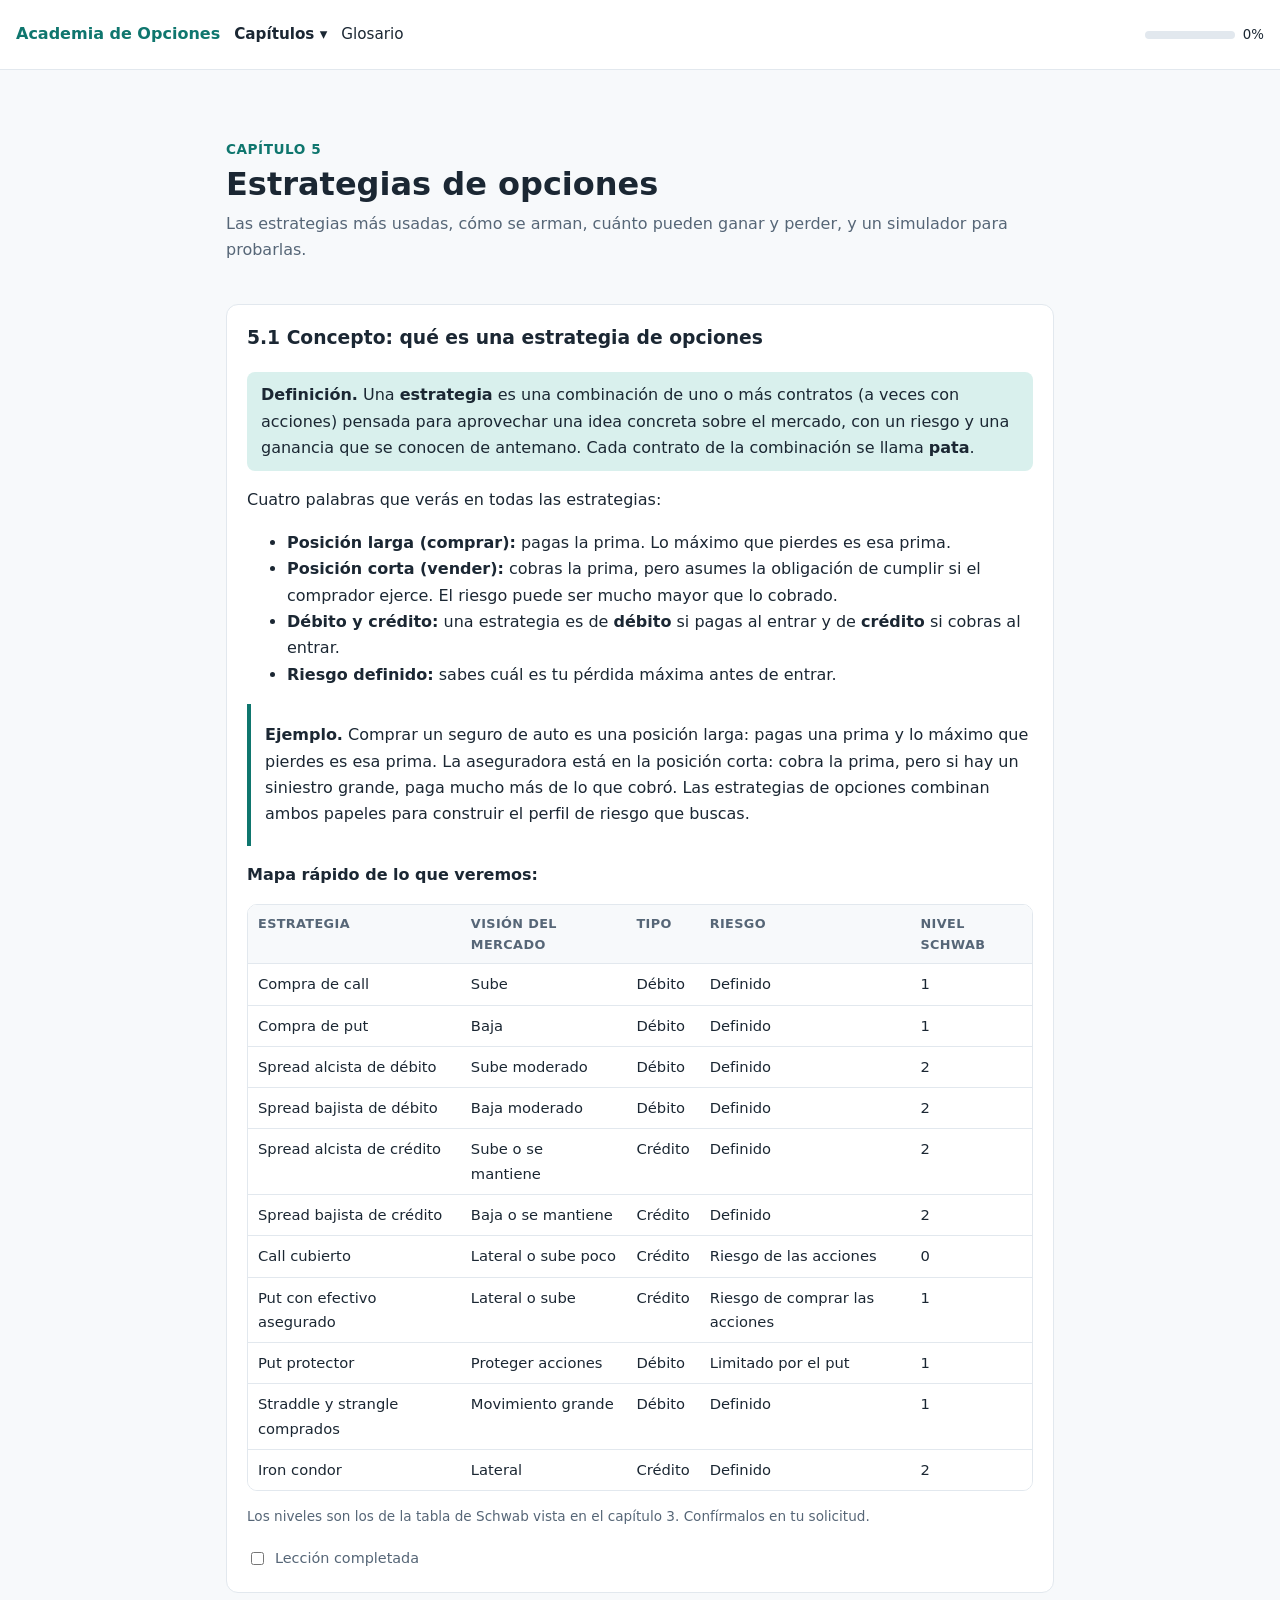
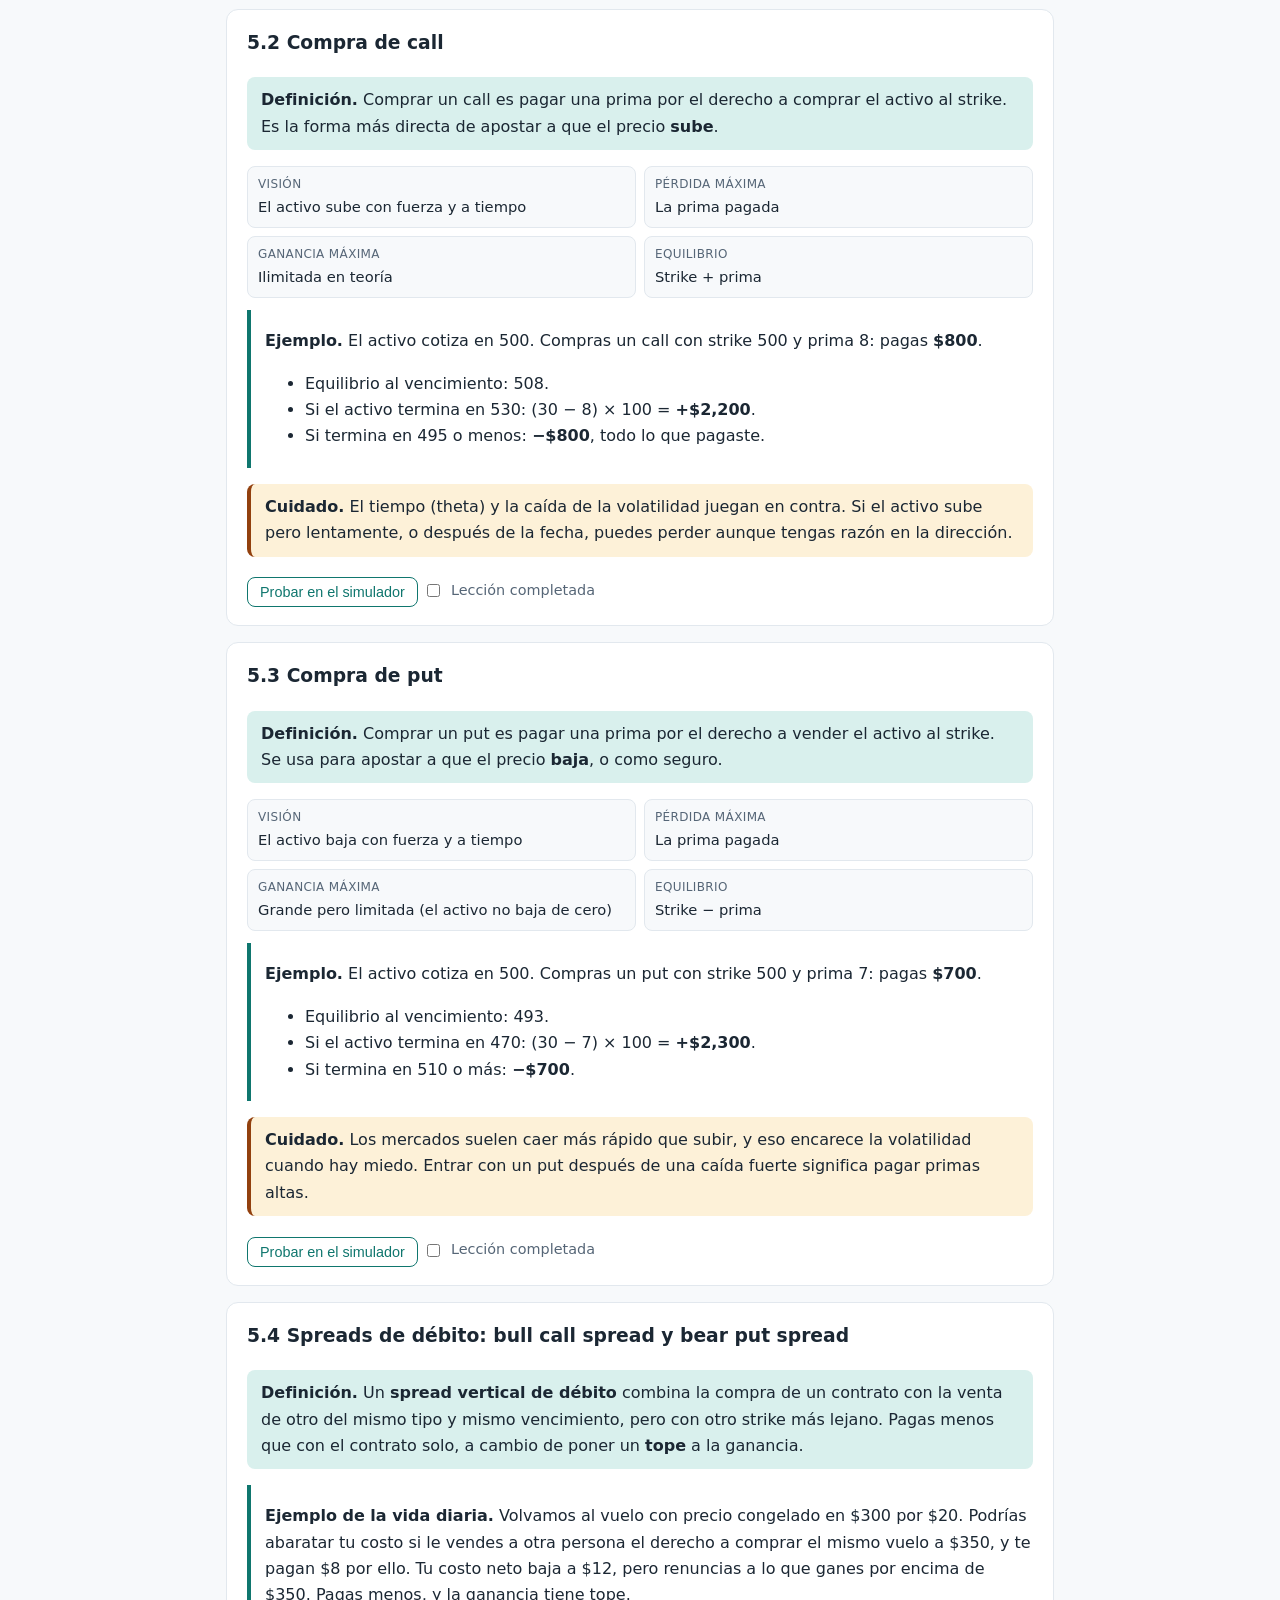
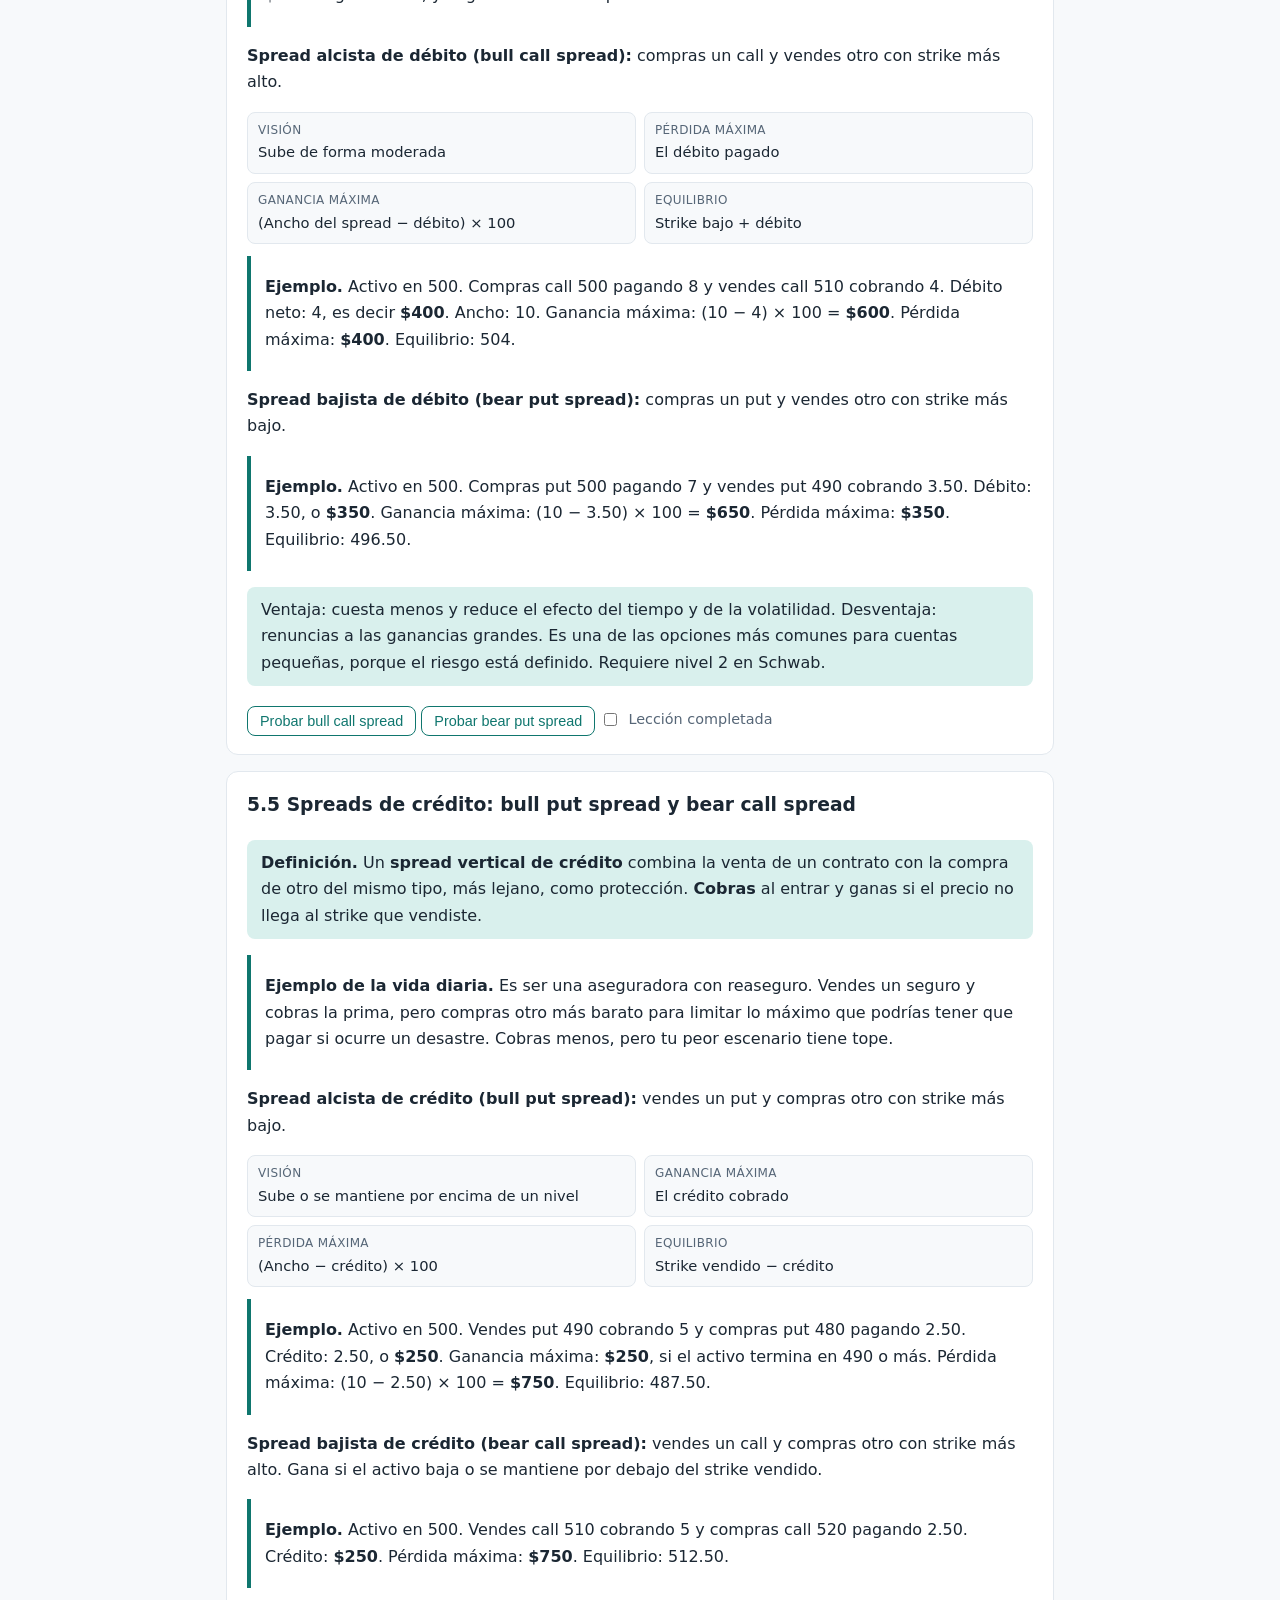
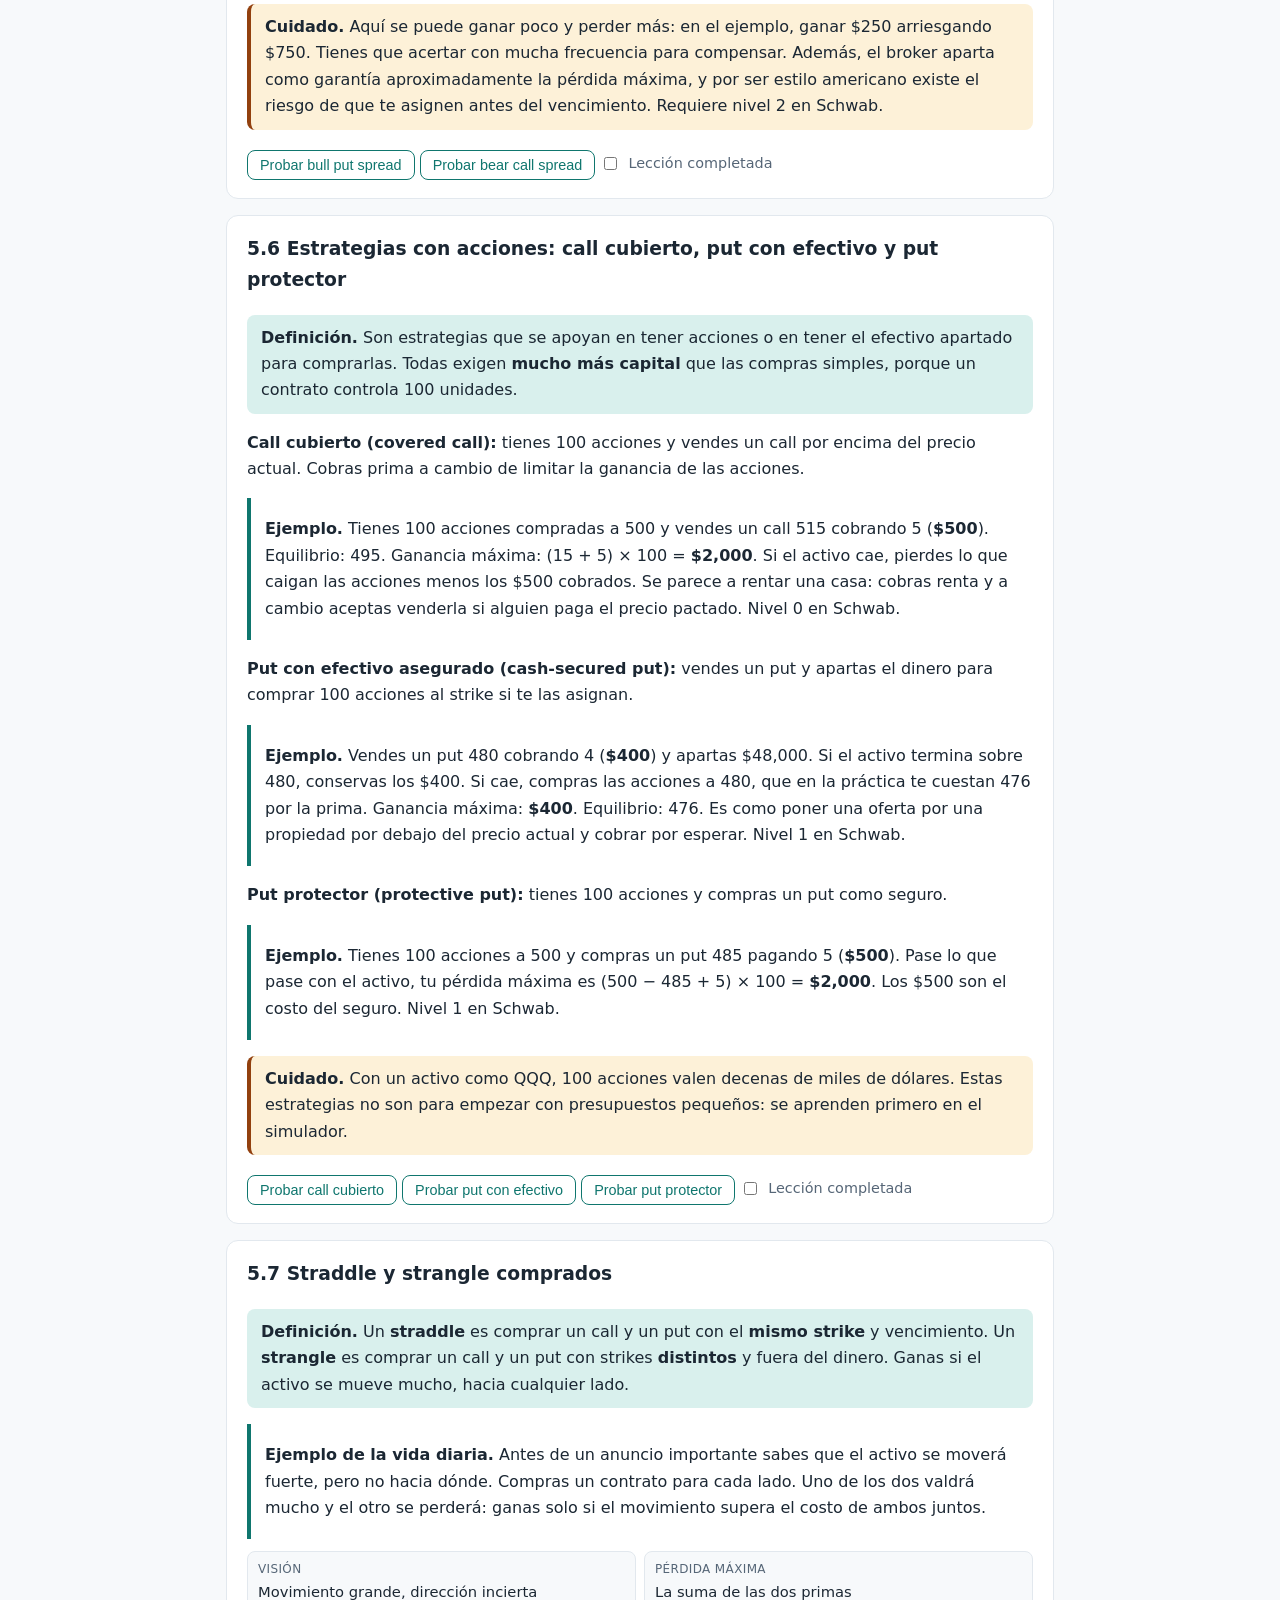
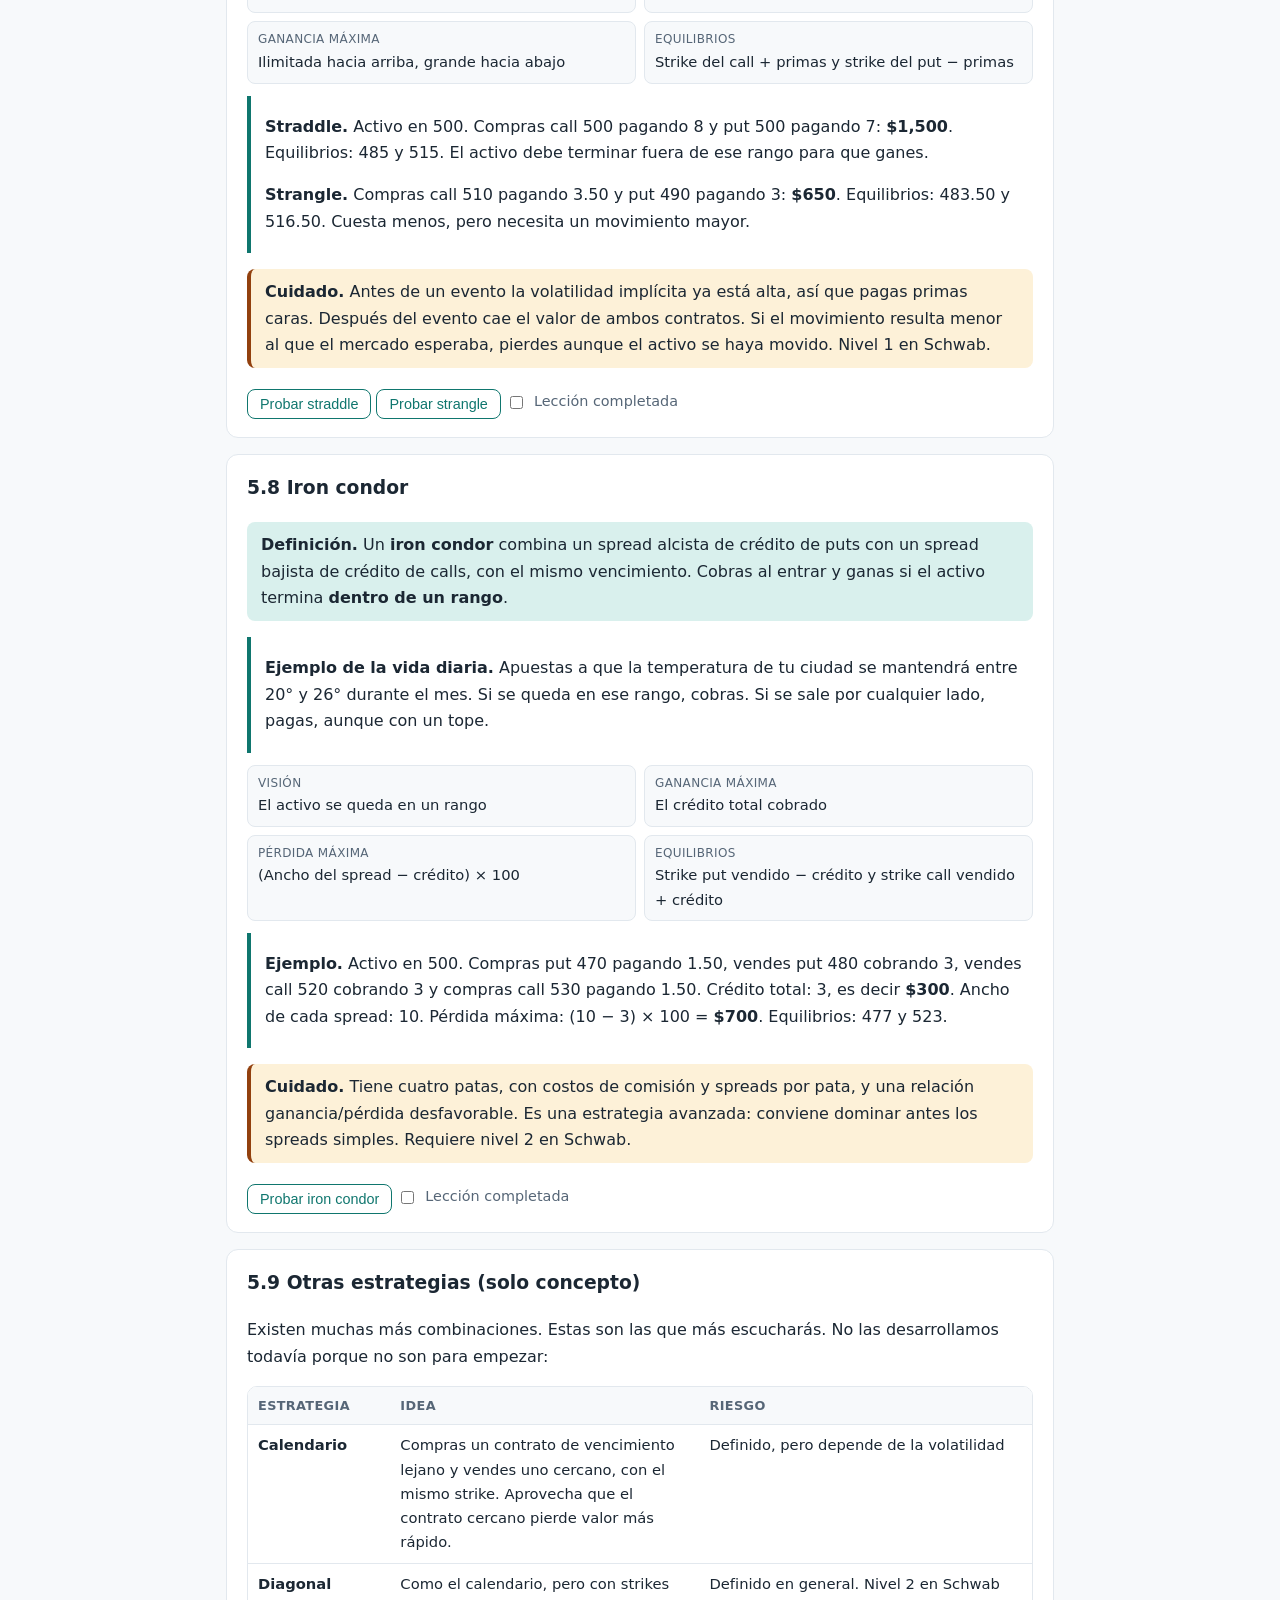
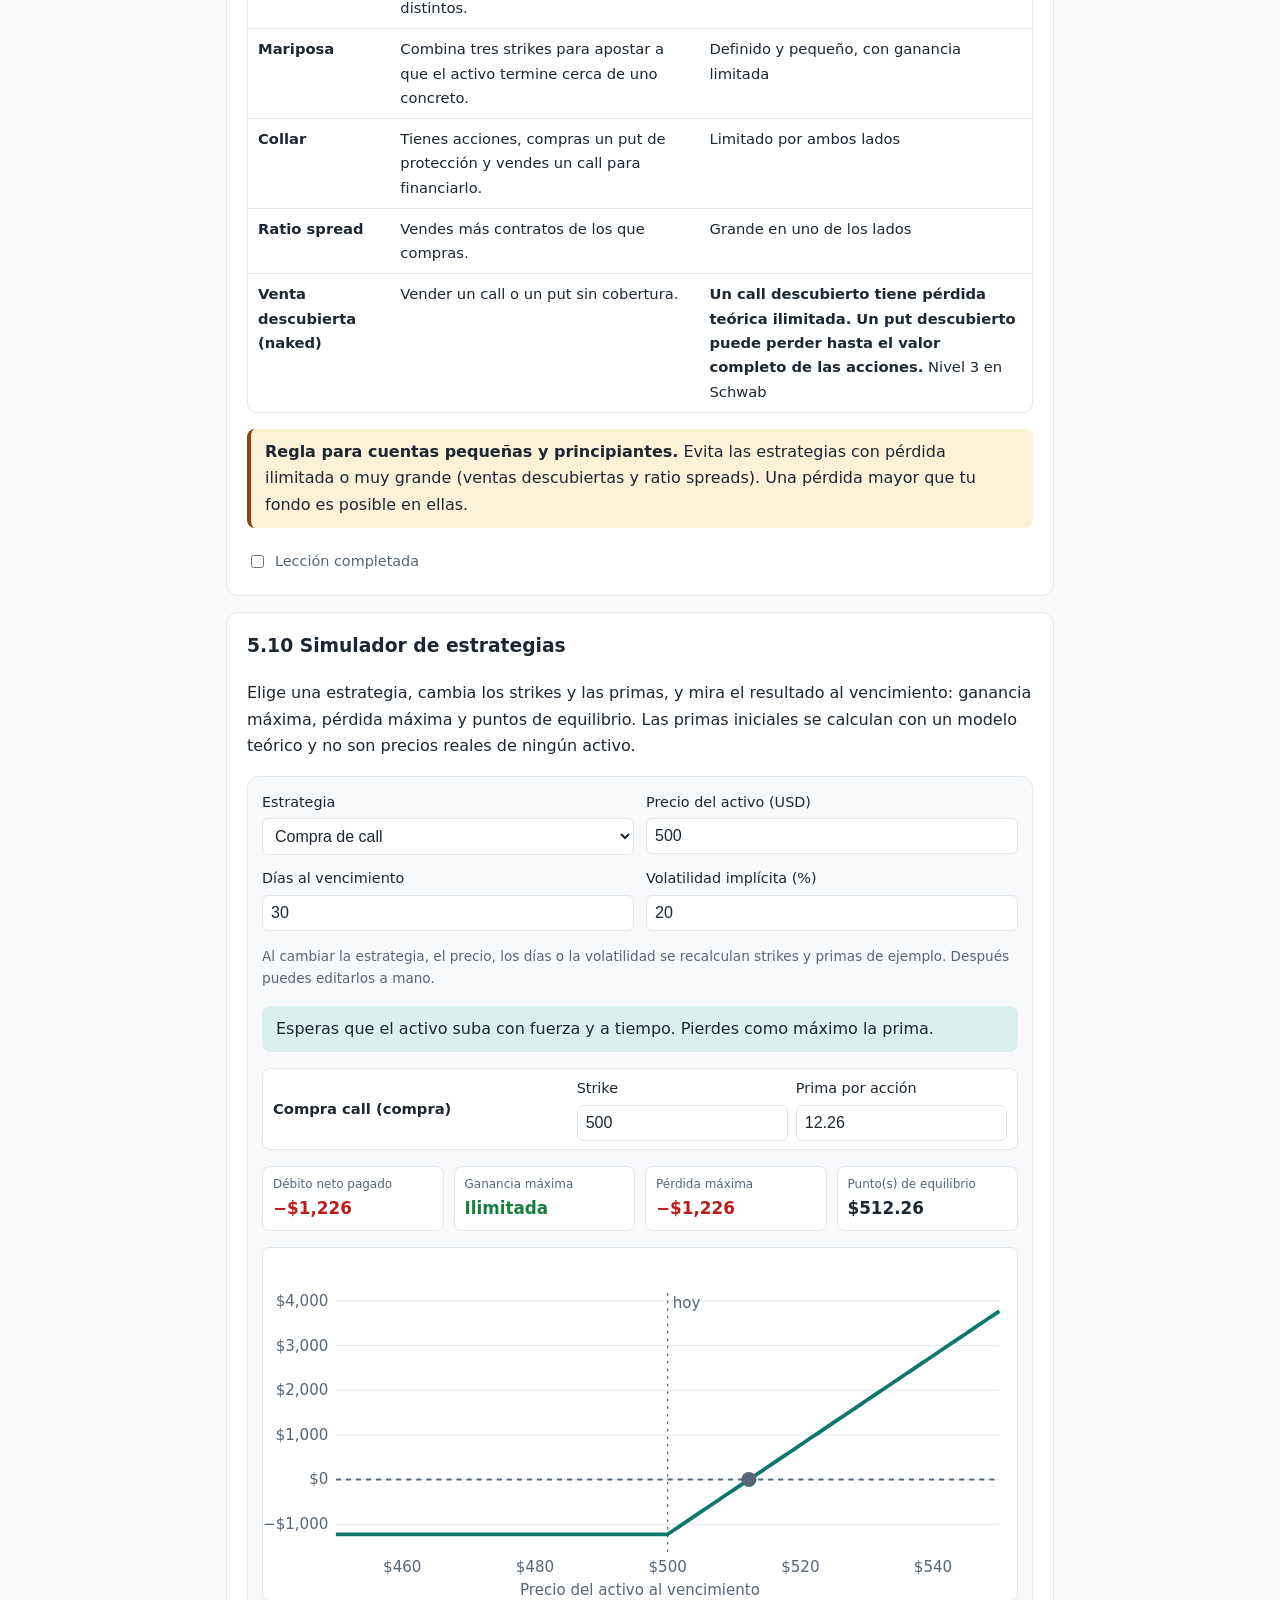
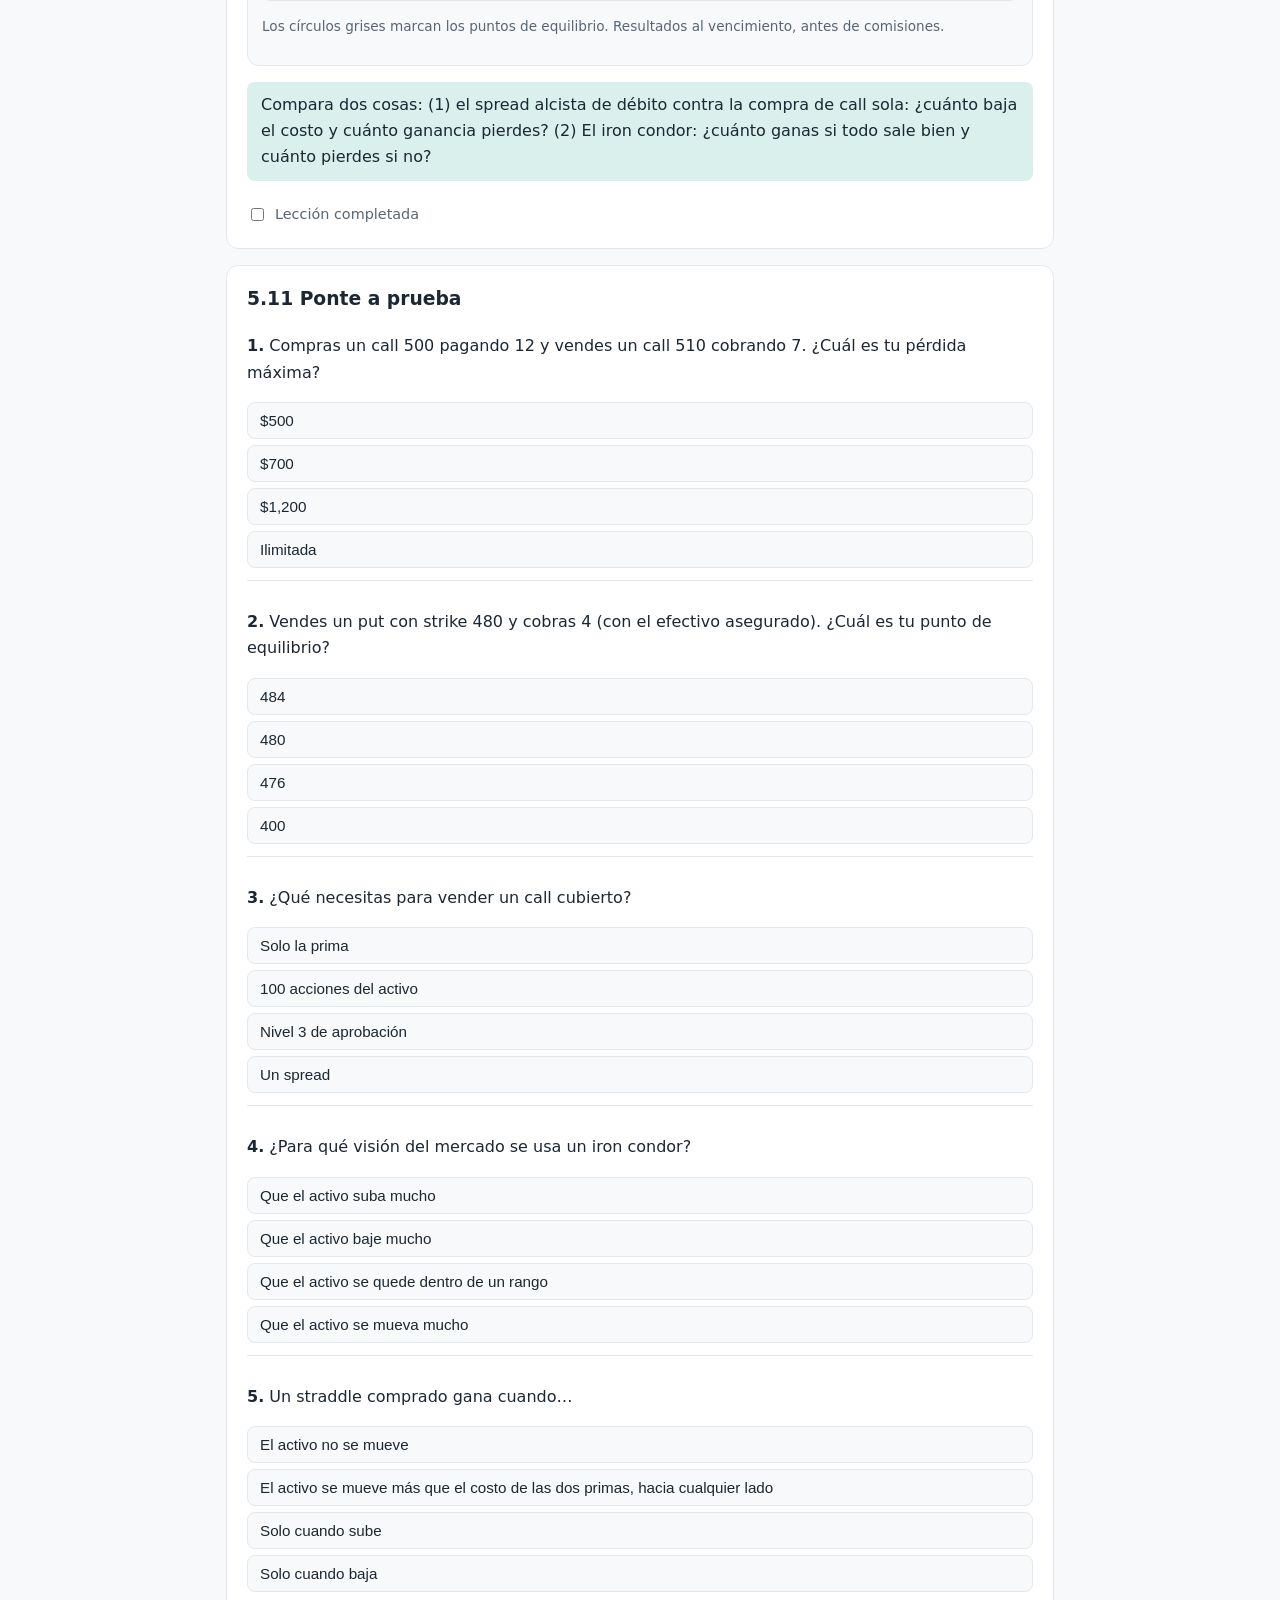
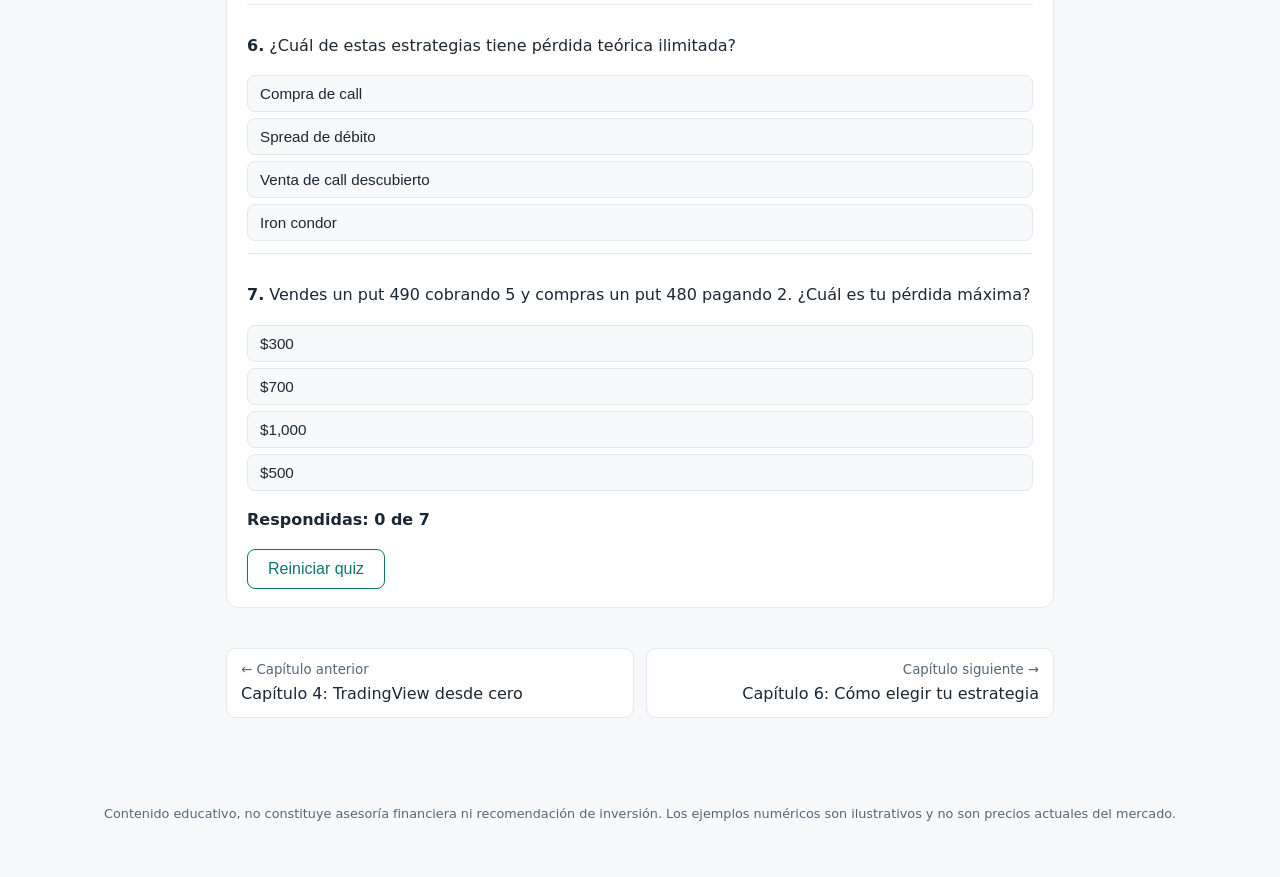
<file: cap5.html>
<!doctype html>
<html lang="es">
<head>
  <meta charset="utf-8">
  <meta name="viewport" content="width=device-width, initial-scale=1">
  <title>Capítulo 5: Estrategias de opciones · Academia de Opciones</title>
  <meta name="description" content="Las estrategias más usadas, cómo se arman, cuánto pueden ganar y perder, y un simulador para probarlas.">
  <link rel="stylesheet" href="styles.css">
</head>
<body data-page="cap5">
  <header class="topbar">
    <a class="brand" href="index.html">Academia de Opciones</a>
    <nav>
      <details class="menu"><summary>Capítulos</summary>
      <ol>
        <li><a href="cap1.html">Capítulo 1: Qué es una opción</a></li>
        <li><a href="cap2.html">Capítulo 2: Por qué el contrato cuesta lo que cuesta</a></li>
        <li><a href="cap3.html">Capítulo 3: Cómo se lee y se opera una opción</a></li>
        <li><a href="cap4.html">Capítulo 4: TradingView desde cero</a></li>
        <li><a href="cap5.html" aria-current="page">Capítulo 5: Estrategias de opciones</a></li>
        <li><a href="cap6.html">Capítulo 6: Cómo elegir tu estrategia</a></li>
        <li class="soon">Capítulo 7: Gestión del riesgo y plan de trabajo (en preparación)</li>
        <li class="soon">Capítulo 8: Tu sistema propio (en preparación)</li>
      </ol></details>
      <a href="glosario.html">Glosario</a>
    </nav>
    <div class="progress-wrap" title="Tu progreso">
      <div class="progress-bar"><span id="progressFill"></span></div>
      <small id="progressText">0%</small>
    </div>
  </header>

  <main>
    <section class="chapter-head">
      <p class="kicker">Capítulo 5</p>
      <h1>Estrategias de opciones</h1>
      <p class="lead">Las estrategias más usadas, cómo se arman, cuánto pueden ganar y perder, y un simulador para probarlas.</p>
    </section>

    <section id="cap5">
      <article class="lesson" data-lesson="5.1">
        <h3>5.1 Concepto: qué es una estrategia de opciones</h3>
        <p class="tip"><strong>Definición.</strong> Una <strong>estrategia</strong> es una combinación de uno o más contratos (a veces con acciones) pensada para aprovechar una idea concreta sobre el mercado, con un riesgo y una ganancia que se conocen de antemano. Cada contrato de la combinación se llama <strong>pata</strong>.</p>
        <p>Cuatro palabras que verás en todas las estrategias:</p>
        <ul>
          <li><strong>Posición larga (comprar):</strong> pagas la prima. Lo máximo que pierdes es esa prima.</li>
          <li><strong>Posición corta (vender):</strong> cobras la prima, pero asumes la obligación de cumplir si el comprador ejerce. El riesgo puede ser mucho mayor que lo cobrado.</li>
          <li><strong>Débito y crédito:</strong> una estrategia es de <strong>débito</strong> si pagas al entrar y de <strong>crédito</strong> si cobras al entrar.</li>
          <li><strong>Riesgo definido:</strong> sabes cuál es tu pérdida máxima antes de entrar.</li>
        </ul>
        <div class="example">
          <p><strong>Ejemplo.</strong> Comprar un seguro de auto es una posición larga: pagas una prima y lo máximo que pierdes es esa prima. La aseguradora está en la posición corta: cobra la prima, pero si hay un siniestro grande, paga mucho más de lo que cobró. Las estrategias de opciones combinan ambos papeles para construir el perfil de riesgo que buscas.</p>
        </div>
        <p><strong>Mapa rápido de lo que veremos:</strong></p>
        <div class="table-wrap"><table class="tbl">
          <thead><tr><th>Estrategia</th><th>Visión del mercado</th><th>Tipo</th><th>Riesgo</th><th>Nivel Schwab</th></tr></thead>
          <tbody>
            <tr><td>Compra de call</td><td>Sube</td><td>Débito</td><td>Definido</td><td>1</td></tr>
            <tr><td>Compra de put</td><td>Baja</td><td>Débito</td><td>Definido</td><td>1</td></tr>
            <tr><td>Spread alcista de débito</td><td>Sube moderado</td><td>Débito</td><td>Definido</td><td>2</td></tr>
            <tr><td>Spread bajista de débito</td><td>Baja moderado</td><td>Débito</td><td>Definido</td><td>2</td></tr>
            <tr><td>Spread alcista de crédito</td><td>Sube o se mantiene</td><td>Crédito</td><td>Definido</td><td>2</td></tr>
            <tr><td>Spread bajista de crédito</td><td>Baja o se mantiene</td><td>Crédito</td><td>Definido</td><td>2</td></tr>
            <tr><td>Call cubierto</td><td>Lateral o sube poco</td><td>Crédito</td><td>Riesgo de las acciones</td><td>0</td></tr>
            <tr><td>Put con efectivo asegurado</td><td>Lateral o sube</td><td>Crédito</td><td>Riesgo de comprar las acciones</td><td>1</td></tr>
            <tr><td>Put protector</td><td>Proteger acciones</td><td>Débito</td><td>Limitado por el put</td><td>1</td></tr>
            <tr><td>Straddle y strangle comprados</td><td>Movimiento grande</td><td>Débito</td><td>Definido</td><td>1</td></tr>
            <tr><td>Iron condor</td><td>Lateral</td><td>Crédito</td><td>Definido</td><td>2</td></tr>
          </tbody>
        </table></div>
        <p class="legend">Los niveles son los de la tabla de Schwab vista en el capítulo 3. Confírmalos en tu solicitud.</p>
        <label class="done"><input type="checkbox"> Lección completada</label>
      </article>

      <article class="lesson" data-lesson="5.2">
        <h3>5.2 Compra de call</h3>
        <p class="tip"><strong>Definición.</strong> Comprar un call es pagar una prima por el derecho a comprar el activo al strike. Es la forma más directa de apostar a que el precio <strong>sube</strong>.</p>
        <ul class="facts">
          <li><span>Visión</span>El activo sube con fuerza y a tiempo</li>
          <li><span>Pérdida máxima</span>La prima pagada</li>
          <li><span>Ganancia máxima</span>Ilimitada en teoría</li>
          <li><span>Equilibrio</span>Strike + prima</li>
        </ul>
        <div class="example">
          <p><strong>Ejemplo.</strong> El activo cotiza en 500. Compras un call con strike 500 y prima 8: pagas <strong>$800</strong>.</p>
          <ul>
            <li>Equilibrio al vencimiento: 508.</li>
            <li>Si el activo termina en 530: (30 − 8) × 100 = <strong>+$2,200</strong>.</li>
            <li>Si termina en 495 o menos: <strong>−$800</strong>, todo lo que pagaste.</li>
          </ul>
        </div>
        <p class="warn"><strong>Cuidado.</strong> El tiempo (theta) y la caída de la volatilidad juegan en contra. Si el activo sube pero lentamente, o después de la fecha, puedes perder aunque tengas razón en la dirección.</p>
        <button type="button" class="btn secondary small" data-try="longCall">Probar en el simulador</button>
        <label class="done"><input type="checkbox"> Lección completada</label>
      </article>

      <article class="lesson" data-lesson="5.3">
        <h3>5.3 Compra de put</h3>
        <p class="tip"><strong>Definición.</strong> Comprar un put es pagar una prima por el derecho a vender el activo al strike. Se usa para apostar a que el precio <strong>baja</strong>, o como seguro.</p>
        <ul class="facts">
          <li><span>Visión</span>El activo baja con fuerza y a tiempo</li>
          <li><span>Pérdida máxima</span>La prima pagada</li>
          <li><span>Ganancia máxima</span>Grande pero limitada (el activo no baja de cero)</li>
          <li><span>Equilibrio</span>Strike − prima</li>
        </ul>
        <div class="example">
          <p><strong>Ejemplo.</strong> El activo cotiza en 500. Compras un put con strike 500 y prima 7: pagas <strong>$700</strong>.</p>
          <ul>
            <li>Equilibrio al vencimiento: 493.</li>
            <li>Si el activo termina en 470: (30 − 7) × 100 = <strong>+$2,300</strong>.</li>
            <li>Si termina en 510 o más: <strong>−$700</strong>.</li>
          </ul>
        </div>
        <p class="warn"><strong>Cuidado.</strong> Los mercados suelen caer más rápido que subir, y eso encarece la volatilidad cuando hay miedo. Entrar con un put después de una caída fuerte significa pagar primas altas.</p>
        <button type="button" class="btn secondary small" data-try="longPut">Probar en el simulador</button>
        <label class="done"><input type="checkbox"> Lección completada</label>
      </article>

      <article class="lesson" data-lesson="5.4">
        <h3>5.4 Spreads de débito: bull call spread y bear put spread</h3>
        <p class="tip"><strong>Definición.</strong> Un <strong>spread vertical de débito</strong> combina la compra de un contrato con la venta de otro del mismo tipo y mismo vencimiento, pero con otro strike más lejano. Pagas menos que con el contrato solo, a cambio de poner un <strong>tope</strong> a la ganancia.</p>
        <div class="example">
          <p><strong>Ejemplo de la vida diaria.</strong> Volvamos al vuelo con precio congelado en $300 por $20. Podrías abaratar tu costo si le vendes a otra persona el derecho a comprar el mismo vuelo a $350, y te pagan $8 por ello. Tu costo neto baja a $12, pero renuncias a lo que ganes por encima de $350. Pagas menos, y la ganancia tiene tope.</p>
        </div>
        <p><strong>Spread alcista de débito (bull call spread):</strong> compras un call y vendes otro con strike más alto.</p>
        <ul class="facts">
          <li><span>Visión</span>Sube de forma moderada</li>
          <li><span>Pérdida máxima</span>El débito pagado</li>
          <li><span>Ganancia máxima</span>(Ancho del spread − débito) × 100</li>
          <li><span>Equilibrio</span>Strike bajo + débito</li>
        </ul>
        <div class="example">
          <p><strong>Ejemplo.</strong> Activo en 500. Compras call 500 pagando 8 y vendes call 510 cobrando 4. Débito neto: 4, es decir <strong>$400</strong>. Ancho: 10. Ganancia máxima: (10 − 4) × 100 = <strong>$600</strong>. Pérdida máxima: <strong>$400</strong>. Equilibrio: 504.</p>
        </div>
        <p><strong>Spread bajista de débito (bear put spread):</strong> compras un put y vendes otro con strike más bajo.</p>
        <div class="example">
          <p><strong>Ejemplo.</strong> Activo en 500. Compras put 500 pagando 7 y vendes put 490 cobrando 3.50. Débito: 3.50, o <strong>$350</strong>. Ganancia máxima: (10 − 3.50) × 100 = <strong>$650</strong>. Pérdida máxima: <strong>$350</strong>. Equilibrio: 496.50.</p>
        </div>
        <p class="tip">Ventaja: cuesta menos y reduce el efecto del tiempo y de la volatilidad. Desventaja: renuncias a las ganancias grandes. Es una de las opciones más comunes para cuentas pequeñas, porque el riesgo está definido. Requiere nivel 2 en Schwab.</p>
        <button type="button" class="btn secondary small" data-try="bullCallSpread">Probar bull call spread</button>
        <button type="button" class="btn secondary small" data-try="bearPutSpread">Probar bear put spread</button>
        <label class="done"><input type="checkbox"> Lección completada</label>
      </article>

      <article class="lesson" data-lesson="5.5">
        <h3>5.5 Spreads de crédito: bull put spread y bear call spread</h3>
        <p class="tip"><strong>Definición.</strong> Un <strong>spread vertical de crédito</strong> combina la venta de un contrato con la compra de otro del mismo tipo, más lejano, como protección. <strong>Cobras</strong> al entrar y ganas si el precio no llega al strike que vendiste.</p>
        <div class="example">
          <p><strong>Ejemplo de la vida diaria.</strong> Es ser una aseguradora con reaseguro. Vendes un seguro y cobras la prima, pero compras otro más barato para limitar lo máximo que podrías tener que pagar si ocurre un desastre. Cobras menos, pero tu peor escenario tiene tope.</p>
        </div>
        <p><strong>Spread alcista de crédito (bull put spread):</strong> vendes un put y compras otro con strike más bajo.</p>
        <ul class="facts">
          <li><span>Visión</span>Sube o se mantiene por encima de un nivel</li>
          <li><span>Ganancia máxima</span>El crédito cobrado</li>
          <li><span>Pérdida máxima</span>(Ancho − crédito) × 100</li>
          <li><span>Equilibrio</span>Strike vendido − crédito</li>
        </ul>
        <div class="example">
          <p><strong>Ejemplo.</strong> Activo en 500. Vendes put 490 cobrando 5 y compras put 480 pagando 2.50. Crédito: 2.50, o <strong>$250</strong>. Ganancia máxima: <strong>$250</strong>, si el activo termina en 490 o más. Pérdida máxima: (10 − 2.50) × 100 = <strong>$750</strong>. Equilibrio: 487.50.</p>
        </div>
        <p><strong>Spread bajista de crédito (bear call spread):</strong> vendes un call y compras otro con strike más alto. Gana si el activo baja o se mantiene por debajo del strike vendido.</p>
        <div class="example">
          <p><strong>Ejemplo.</strong> Activo en 500. Vendes call 510 cobrando 5 y compras call 520 pagando 2.50. Crédito: <strong>$250</strong>. Pérdida máxima: <strong>$750</strong>. Equilibrio: 512.50.</p>
        </div>
        <p class="warn"><strong>Cuidado.</strong> Aquí se puede ganar poco y perder más: en el ejemplo, ganar $250 arriesgando $750. Tienes que acertar con mucha frecuencia para compensar. Además, el broker aparta como garantía aproximadamente la pérdida máxima, y por ser estilo americano existe el riesgo de que te asignen antes del vencimiento. Requiere nivel 2 en Schwab.</p>
        <button type="button" class="btn secondary small" data-try="bullPutSpread">Probar bull put spread</button>
        <button type="button" class="btn secondary small" data-try="bearCallSpread">Probar bear call spread</button>
        <label class="done"><input type="checkbox"> Lección completada</label>
      </article>

      <article class="lesson" data-lesson="5.6">
        <h3>5.6 Estrategias con acciones: call cubierto, put con efectivo y put protector</h3>
        <p class="tip"><strong>Definición.</strong> Son estrategias que se apoyan en tener acciones o en tener el efectivo apartado para comprarlas. Todas exigen <strong>mucho más capital</strong> que las compras simples, porque un contrato controla 100 unidades.</p>
        <p><strong>Call cubierto (covered call):</strong> tienes 100 acciones y vendes un call por encima del precio actual. Cobras prima a cambio de limitar la ganancia de las acciones.</p>
        <div class="example">
          <p><strong>Ejemplo.</strong> Tienes 100 acciones compradas a 500 y vendes un call 515 cobrando 5 (<strong>$500</strong>). Equilibrio: 495. Ganancia máxima: (15 + 5) × 100 = <strong>$2,000</strong>. Si el activo cae, pierdes lo que caigan las acciones menos los $500 cobrados. Se parece a rentar una casa: cobras renta y a cambio aceptas venderla si alguien paga el precio pactado. Nivel 0 en Schwab.</p>
        </div>
        <p><strong>Put con efectivo asegurado (cash-secured put):</strong> vendes un put y apartas el dinero para comprar 100 acciones al strike si te las asignan.</p>
        <div class="example">
          <p><strong>Ejemplo.</strong> Vendes un put 480 cobrando 4 (<strong>$400</strong>) y apartas $48,000. Si el activo termina sobre 480, conservas los $400. Si cae, compras las acciones a 480, que en la práctica te cuestan 476 por la prima. Ganancia máxima: <strong>$400</strong>. Equilibrio: 476. Es como poner una oferta por una propiedad por debajo del precio actual y cobrar por esperar. Nivel 1 en Schwab.</p>
        </div>
        <p><strong>Put protector (protective put):</strong> tienes 100 acciones y compras un put como seguro.</p>
        <div class="example">
          <p><strong>Ejemplo.</strong> Tienes 100 acciones a 500 y compras un put 485 pagando 5 (<strong>$500</strong>). Pase lo que pase con el activo, tu pérdida máxima es (500 − 485 + 5) × 100 = <strong>$2,000</strong>. Los $500 son el costo del seguro. Nivel 1 en Schwab.</p>
        </div>
        <p class="warn"><strong>Cuidado.</strong> Con un activo como QQQ, 100 acciones valen decenas de miles de dólares. Estas estrategias no son para empezar con presupuestos pequeños: se aprenden primero en el simulador.</p>
        <button type="button" class="btn secondary small" data-try="coveredCall">Probar call cubierto</button>
        <button type="button" class="btn secondary small" data-try="cashSecuredPut">Probar put con efectivo</button>
        <button type="button" class="btn secondary small" data-try="protectivePut">Probar put protector</button>
        <label class="done"><input type="checkbox"> Lección completada</label>
      </article>

      <article class="lesson" data-lesson="5.7">
        <h3>5.7 Straddle y strangle comprados</h3>
        <p class="tip"><strong>Definición.</strong> Un <strong>straddle</strong> es comprar un call y un put con el <strong>mismo strike</strong> y vencimiento. Un <strong>strangle</strong> es comprar un call y un put con strikes <strong>distintos</strong> y fuera del dinero. Ganas si el activo se mueve mucho, hacia cualquier lado.</p>
        <div class="example">
          <p><strong>Ejemplo de la vida diaria.</strong> Antes de un anuncio importante sabes que el activo se moverá fuerte, pero no hacia dónde. Compras un contrato para cada lado. Uno de los dos valdrá mucho y el otro se perderá: ganas solo si el movimiento supera el costo de ambos juntos.</p>
        </div>
        <ul class="facts">
          <li><span>Visión</span>Movimiento grande, dirección incierta</li>
          <li><span>Pérdida máxima</span>La suma de las dos primas</li>
          <li><span>Ganancia máxima</span>Ilimitada hacia arriba, grande hacia abajo</li>
          <li><span>Equilibrios</span>Strike del call + primas y strike del put − primas</li>
        </ul>
        <div class="example">
          <p><strong>Straddle.</strong> Activo en 500. Compras call 500 pagando 8 y put 500 pagando 7: <strong>$1,500</strong>. Equilibrios: 485 y 515. El activo debe terminar fuera de ese rango para que ganes.</p>
          <p><strong>Strangle.</strong> Compras call 510 pagando 3.50 y put 490 pagando 3: <strong>$650</strong>. Equilibrios: 483.50 y 516.50. Cuesta menos, pero necesita un movimiento mayor.</p>
        </div>
        <p class="warn"><strong>Cuidado.</strong> Antes de un evento la volatilidad implícita ya está alta, así que pagas primas caras. Después del evento cae el valor de ambos contratos. Si el movimiento resulta menor al que el mercado esperaba, pierdes aunque el activo se haya movido. Nivel 1 en Schwab.</p>
        <button type="button" class="btn secondary small" data-try="longStraddle">Probar straddle</button>
        <button type="button" class="btn secondary small" data-try="longStrangle">Probar strangle</button>
        <label class="done"><input type="checkbox"> Lección completada</label>
      </article>

      <article class="lesson" data-lesson="5.8">
        <h3>5.8 Iron condor</h3>
        <p class="tip"><strong>Definición.</strong> Un <strong>iron condor</strong> combina un spread alcista de crédito de puts con un spread bajista de crédito de calls, con el mismo vencimiento. Cobras al entrar y ganas si el activo termina <strong>dentro de un rango</strong>.</p>
        <div class="example">
          <p><strong>Ejemplo de la vida diaria.</strong> Apuestas a que la temperatura de tu ciudad se mantendrá entre 20° y 26° durante el mes. Si se queda en ese rango, cobras. Si se sale por cualquier lado, pagas, aunque con un tope.</p>
        </div>
        <ul class="facts">
          <li><span>Visión</span>El activo se queda en un rango</li>
          <li><span>Ganancia máxima</span>El crédito total cobrado</li>
          <li><span>Pérdida máxima</span>(Ancho del spread − crédito) × 100</li>
          <li><span>Equilibrios</span>Strike put vendido − crédito y strike call vendido + crédito</li>
        </ul>
        <div class="example">
          <p><strong>Ejemplo.</strong> Activo en 500. Compras put 470 pagando 1.50, vendes put 480 cobrando 3, vendes call 520 cobrando 3 y compras call 530 pagando 1.50. Crédito total: 3, es decir <strong>$300</strong>. Ancho de cada spread: 10. Pérdida máxima: (10 − 3) × 100 = <strong>$700</strong>. Equilibrios: 477 y 523.</p>
        </div>
        <p class="warn"><strong>Cuidado.</strong> Tiene cuatro patas, con costos de comisión y spreads por pata, y una relación ganancia/pérdida desfavorable. Es una estrategia avanzada: conviene dominar antes los spreads simples. Requiere nivel 2 en Schwab.</p>
        <button type="button" class="btn secondary small" data-try="ironCondor">Probar iron condor</button>
        <label class="done"><input type="checkbox"> Lección completada</label>
      </article>

      <article class="lesson" data-lesson="5.9">
        <h3>5.9 Otras estrategias (solo concepto)</h3>
        <p>Existen muchas más combinaciones. Estas son las que más escucharás. No las desarrollamos todavía porque no son para empezar:</p>
        <div class="table-wrap"><table class="tbl">
          <thead><tr><th>Estrategia</th><th>Idea</th><th>Riesgo</th></tr></thead>
          <tbody>
            <tr><td><strong>Calendario</strong></td><td>Compras un contrato de vencimiento lejano y vendes uno cercano, con el mismo strike. Aprovecha que el contrato cercano pierde valor más rápido.</td><td>Definido, pero depende de la volatilidad</td></tr>
            <tr><td><strong>Diagonal</strong></td><td>Como el calendario, pero con strikes distintos.</td><td>Definido en general. Nivel 2 en Schwab</td></tr>
            <tr><td><strong>Mariposa</strong></td><td>Combina tres strikes para apostar a que el activo termine cerca de uno concreto.</td><td>Definido y pequeño, con ganancia limitada</td></tr>
            <tr><td><strong>Collar</strong></td><td>Tienes acciones, compras un put de protección y vendes un call para financiarlo.</td><td>Limitado por ambos lados</td></tr>
            <tr><td><strong>Ratio spread</strong></td><td>Vendes más contratos de los que compras.</td><td>Grande en uno de los lados</td></tr>
            <tr><td><strong>Venta descubierta (naked)</strong></td><td>Vender un call o un put sin cobertura.</td><td><strong>Un call descubierto tiene pérdida teórica ilimitada. Un put descubierto puede perder hasta el valor completo de las acciones.</strong> Nivel 3 en Schwab</td></tr>
          </tbody>
        </table></div>
        <p class="warn"><strong>Regla para cuentas pequeñas y principiantes.</strong> Evita las estrategias con pérdida ilimitada o muy grande (ventas descubiertas y ratio spreads). Una pérdida mayor que tu fondo es posible en ellas.</p>
        <label class="done"><input type="checkbox"> Lección completada</label>
      </article>

      <article class="lesson" data-lesson="5.10" id="simulador">
        <h3>5.10 Simulador de estrategias</h3>
        <p>Elige una estrategia, cambia los strikes y las primas, y mira el resultado al vencimiento: ganancia máxima, pérdida máxima y puntos de equilibrio. Las primas iniciales se calculan con un modelo teórico y no son precios reales de ningún activo.</p>
        <div class="sim" id="stratSim">
          <div class="controls">
            <label>Estrategia
              <select id="stSel"></select>
            </label>
            <label>Precio del activo (USD)
              <input id="stS" type="number" value="500" min="1" step="1">
            </label>
            <label>Días al vencimiento
              <input id="stD" type="number" value="30" min="1" max="365" step="1">
            </label>
            <label>Volatilidad implícita (%)
              <input id="stIV" type="number" value="20" min="5" max="100" step="1">
            </label>
          </div>
          <p class="legend">Al cambiar la estrategia, el precio, los días o la volatilidad se recalculan strikes y primas de ejemplo. Después puedes editarlos a mano.</p>
          <p id="stDesc" class="tip"></p>
          <div id="stLegs" class="legs"></div>
          <div class="results">
            <div><span id="stNetLabel">Crédito o débito neto</span><strong id="stNet"></strong></div>
            <div><span>Ganancia máxima</span><strong id="stMaxG"></strong></div>
            <div><span>Pérdida máxima</span><strong id="stMaxL"></strong></div>
            <div><span>Punto(s) de equilibrio</span><strong id="stBE"></strong></div>
          </div>
          <svg id="stChart" class="chart" role="img" aria-label="Ganancia o pérdida de la estrategia al vencimiento"></svg>
          <p id="stNote" class="legend"></p>
        </div>
        <p class="tip">Compara dos cosas: (1) el spread alcista de débito contra la compra de call sola: ¿cuánto baja el costo y cuánto ganancia pierdes? (2) El iron condor: ¿cuánto ganas si todo sale bien y cuánto pierdes si no?</p>
        <label class="done"><input type="checkbox"> Lección completada</label>
      </article>

      <article class="lesson">
        <h3>5.11 Ponte a prueba</h3>
        <div id="quiz"></div>
        <p id="quizScore" class="score"></p>
        <button class="btn secondary" id="quizReset" type="button">Reiniciar quiz</button>
      </article>
    </section>

    <div class="pager">
      <a class="prev" href="cap4.html"><small>← Capítulo anterior</small>Capítulo 4: TradingView desde cero</a>
      <a class="next" href="cap6.html"><small>Capítulo siguiente →</small>Capítulo 6: Cómo elegir tu estrategia</a>
    </div>
  </main>

  <footer>
    <p>Contenido educativo, no constituye asesoría financiera ni recomendación de inversión. Los ejemplos numéricos son ilustrativos y no son precios actuales del mercado.</p>
  </footer>

  <script src="lib.js"></script>
  <script src="common.js"></script>
  <script src="cap5.js"></script>
</body>
</html>
</file>
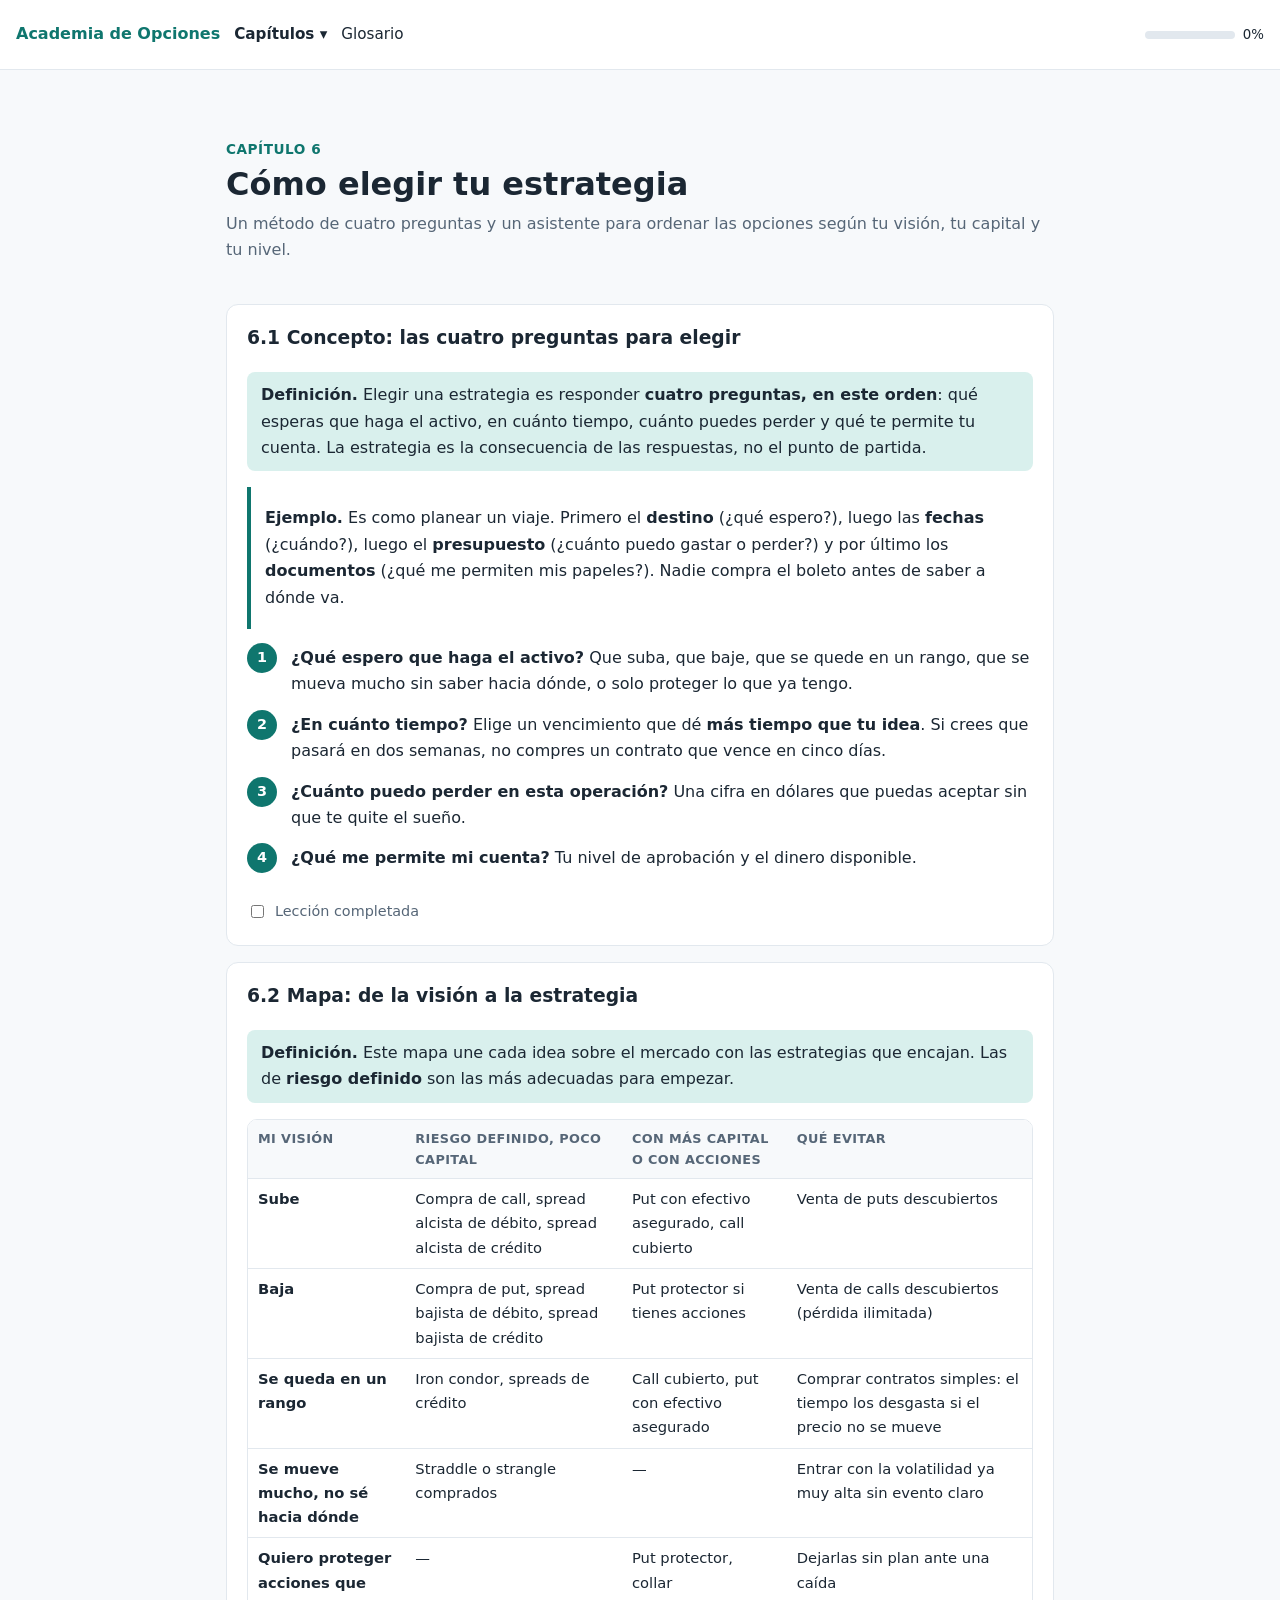
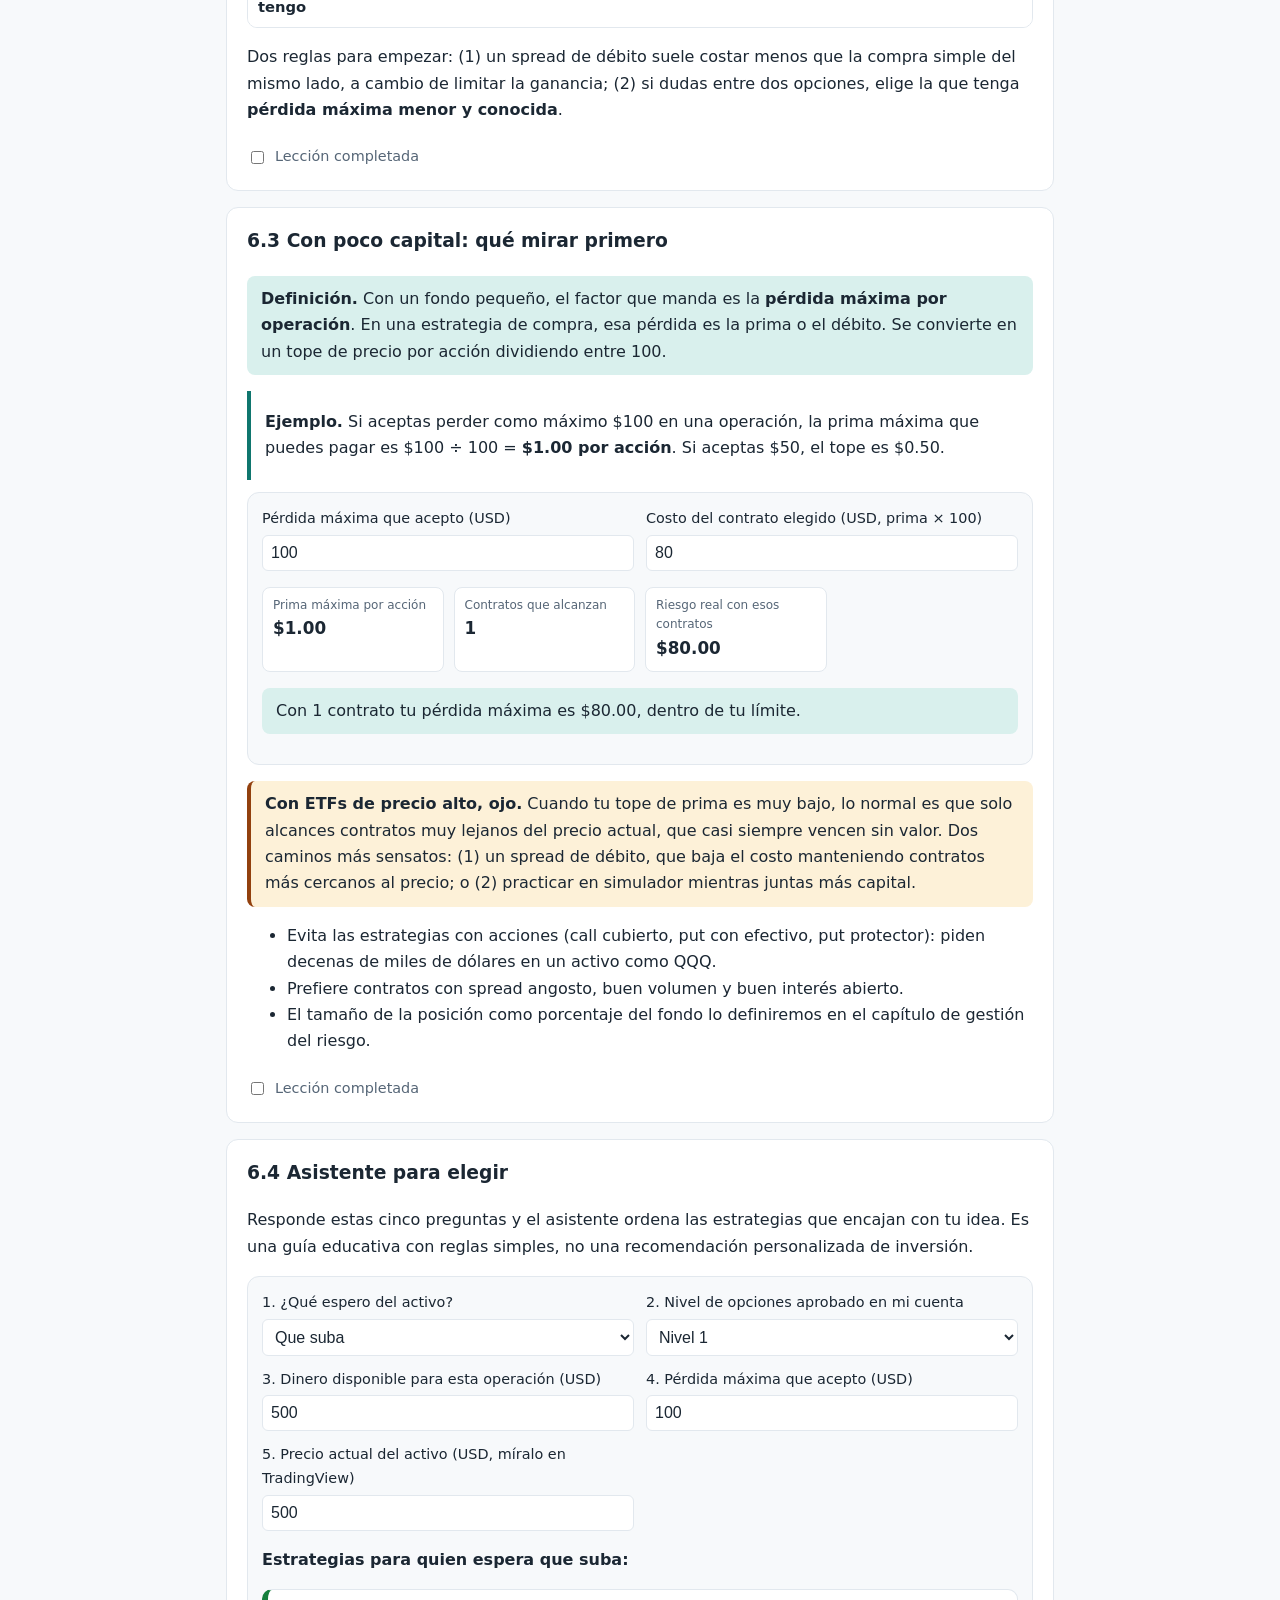
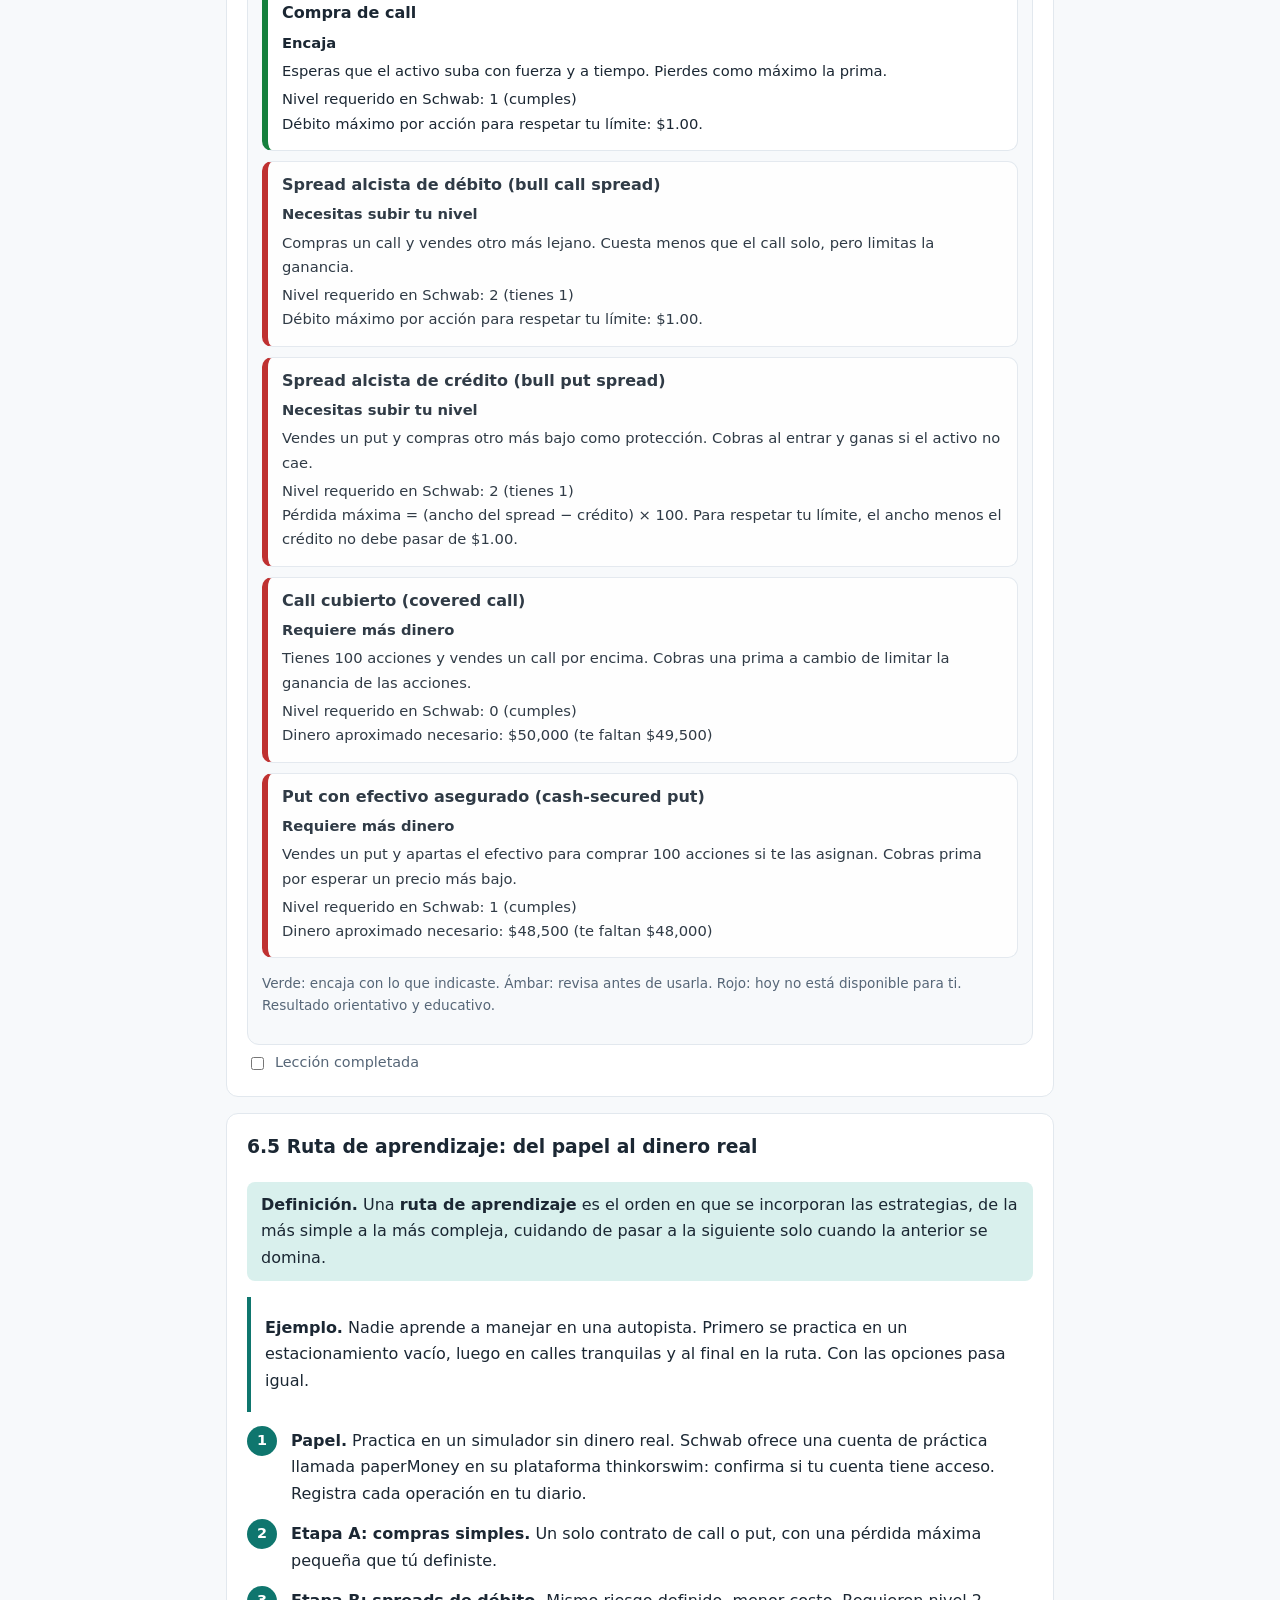
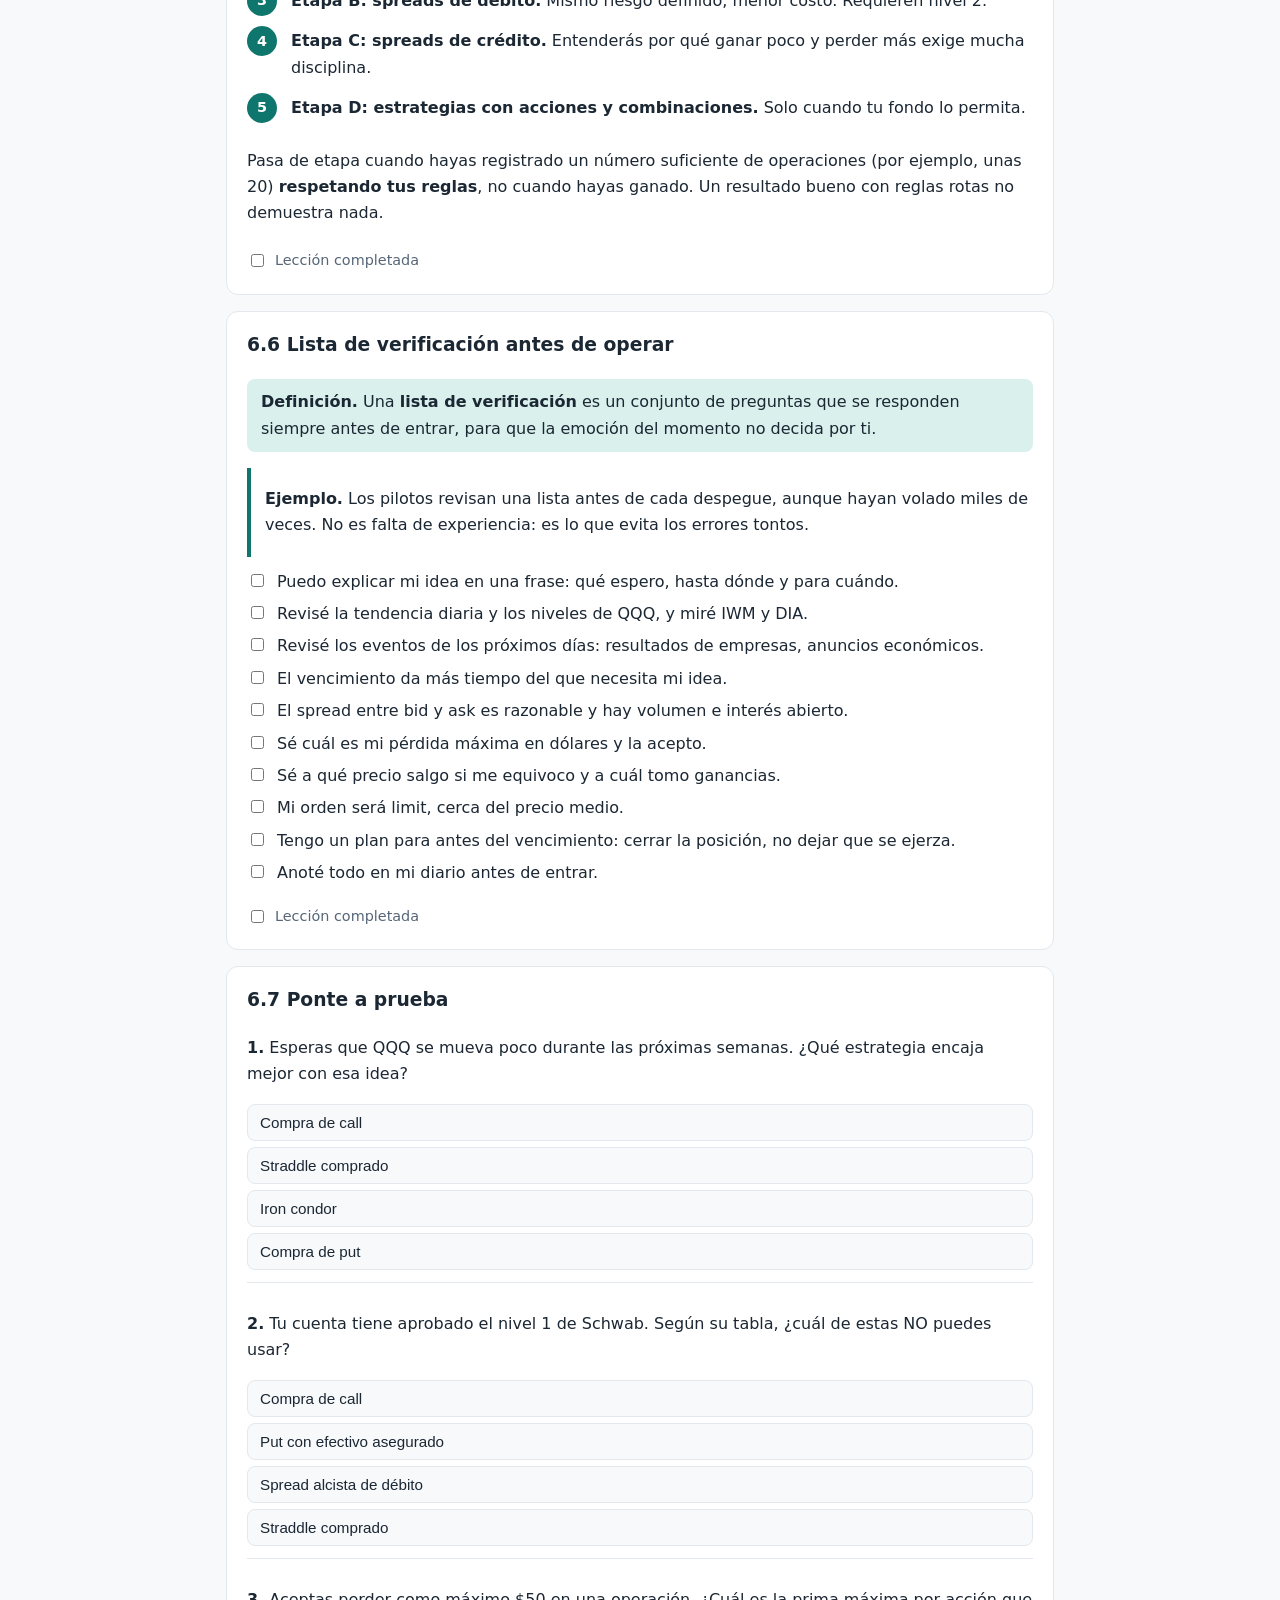
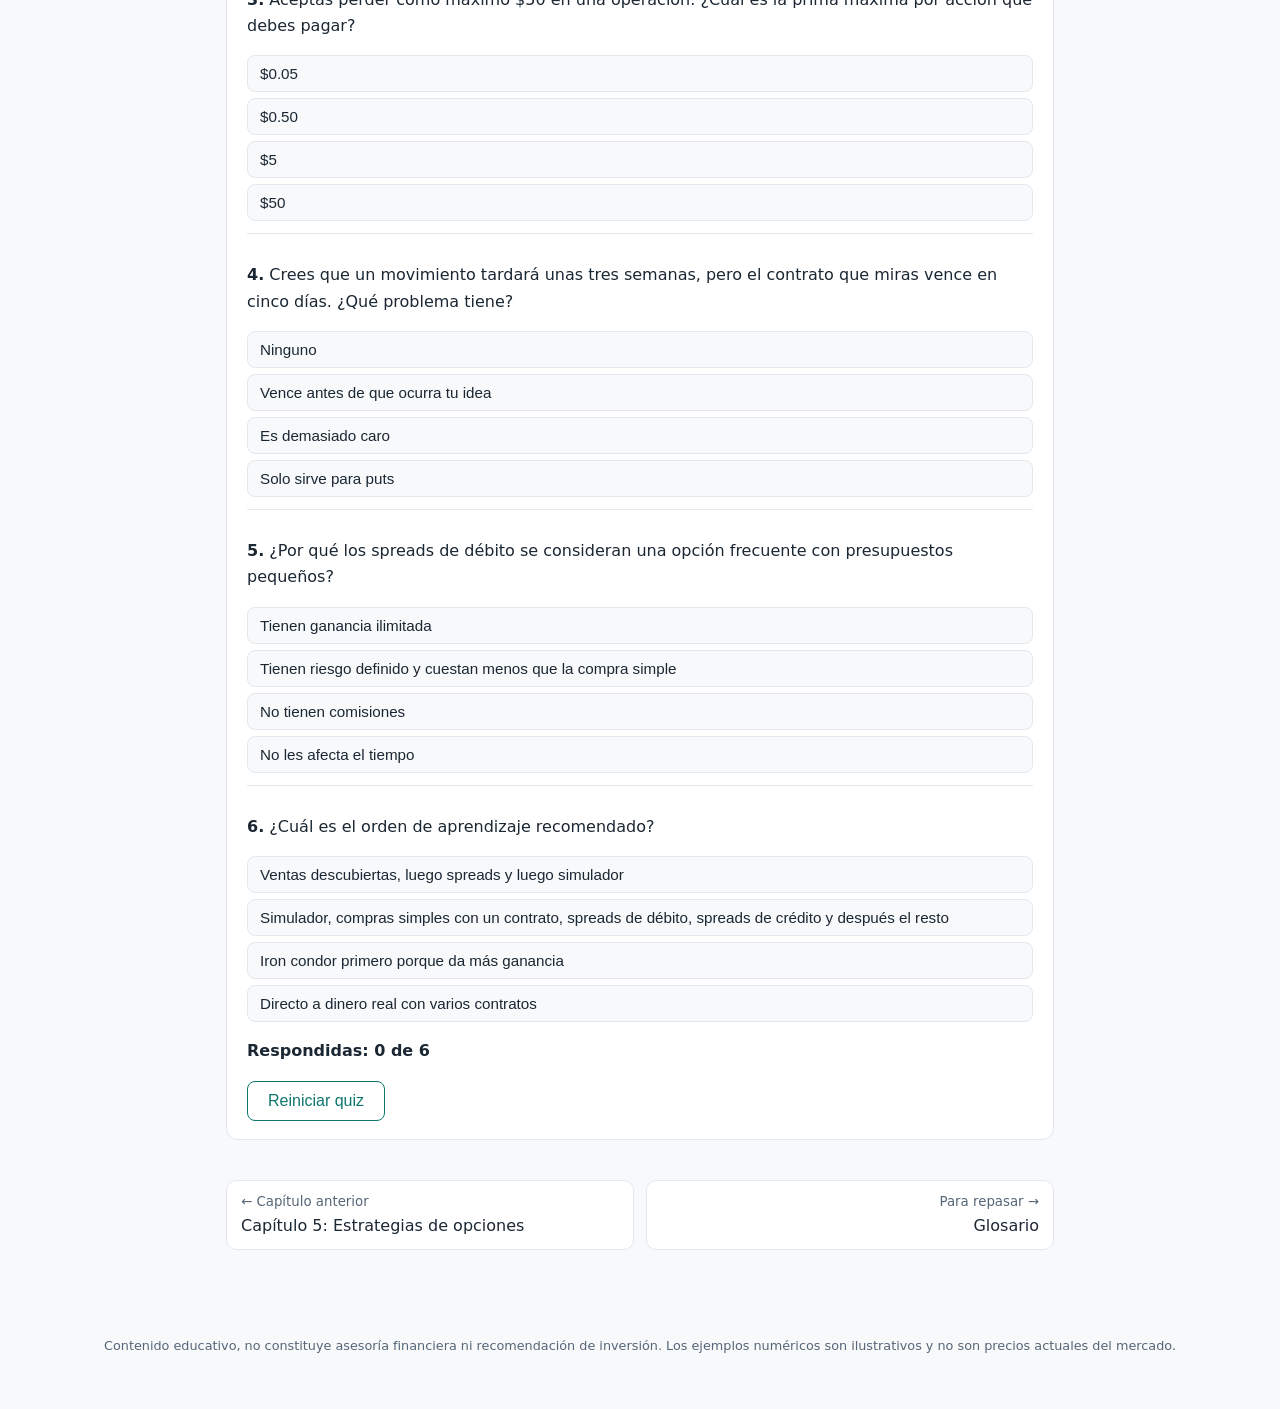
<file: cap6.html>
<!doctype html>
<html lang="es">
<head>
  <meta charset="utf-8">
  <meta name="viewport" content="width=device-width, initial-scale=1">
  <title>Capítulo 6: Cómo elegir tu estrategia · Academia de Opciones</title>
  <meta name="description" content="Un método de cuatro preguntas y un asistente para ordenar las opciones según tu visión, tu capital y tu nivel.">
  <link rel="stylesheet" href="styles.css">
</head>
<body data-page="cap6">
  <header class="topbar">
    <a class="brand" href="index.html">Academia de Opciones</a>
    <nav>
      <details class="menu"><summary>Capítulos</summary>
      <ol>
        <li><a href="cap1.html">Capítulo 1: Qué es una opción</a></li>
        <li><a href="cap2.html">Capítulo 2: Por qué el contrato cuesta lo que cuesta</a></li>
        <li><a href="cap3.html">Capítulo 3: Cómo se lee y se opera una opción</a></li>
        <li><a href="cap4.html">Capítulo 4: TradingView desde cero</a></li>
        <li><a href="cap5.html">Capítulo 5: Estrategias de opciones</a></li>
        <li><a href="cap6.html" aria-current="page">Capítulo 6: Cómo elegir tu estrategia</a></li>
        <li class="soon">Capítulo 7: Gestión del riesgo y plan de trabajo (en preparación)</li>
        <li class="soon">Capítulo 8: Tu sistema propio (en preparación)</li>
      </ol></details>
      <a href="glosario.html">Glosario</a>
    </nav>
    <div class="progress-wrap" title="Tu progreso">
      <div class="progress-bar"><span id="progressFill"></span></div>
      <small id="progressText">0%</small>
    </div>
  </header>

  <main>
    <section class="chapter-head">
      <p class="kicker">Capítulo 6</p>
      <h1>Cómo elegir tu estrategia</h1>
      <p class="lead">Un método de cuatro preguntas y un asistente para ordenar las opciones según tu visión, tu capital y tu nivel.</p>
    </section>

    <section id="cap6">
      <article class="lesson" data-lesson="6.1">
        <h3>6.1 Concepto: las cuatro preguntas para elegir</h3>
        <p class="tip"><strong>Definición.</strong> Elegir una estrategia es responder <strong>cuatro preguntas, en este orden</strong>: qué esperas que haga el activo, en cuánto tiempo, cuánto puedes perder y qué te permite tu cuenta. La estrategia es la consecuencia de las respuestas, no el punto de partida.</p>
        <div class="example">
          <p><strong>Ejemplo.</strong> Es como planear un viaje. Primero el <strong>destino</strong> (¿qué espero?), luego las <strong>fechas</strong> (¿cuándo?), luego el <strong>presupuesto</strong> (¿cuánto puedo gastar o perder?) y por último los <strong>documentos</strong> (¿qué me permiten mis papeles?). Nadie compra el boleto antes de saber a dónde va.</p>
        </div>
        <ol class="steps">
          <li><strong>¿Qué espero que haga el activo?</strong> Que suba, que baje, que se quede en un rango, que se mueva mucho sin saber hacia dónde, o solo proteger lo que ya tengo.</li>
          <li><strong>¿En cuánto tiempo?</strong> Elige un vencimiento que dé <strong>más tiempo que tu idea</strong>. Si crees que pasará en dos semanas, no compres un contrato que vence en cinco días.</li>
          <li><strong>¿Cuánto puedo perder en esta operación?</strong> Una cifra en dólares que puedas aceptar sin que te quite el sueño.</li>
          <li><strong>¿Qué me permite mi cuenta?</strong> Tu nivel de aprobación y el dinero disponible.</li>
        </ol>
        <label class="done"><input type="checkbox"> Lección completada</label>
      </article>

      <article class="lesson" data-lesson="6.2">
        <h3>6.2 Mapa: de la visión a la estrategia</h3>
        <p class="tip"><strong>Definición.</strong> Este mapa une cada idea sobre el mercado con las estrategias que encajan. Las de <strong>riesgo definido</strong> son las más adecuadas para empezar.</p>
        <div class="table-wrap"><table class="tbl">
          <thead><tr><th>Mi visión</th><th>Riesgo definido, poco capital</th><th>Con más capital o con acciones</th><th>Qué evitar</th></tr></thead>
          <tbody>
            <tr><td><strong>Sube</strong></td><td>Compra de call, spread alcista de débito, spread alcista de crédito</td><td>Put con efectivo asegurado, call cubierto</td><td>Venta de puts descubiertos</td></tr>
            <tr><td><strong>Baja</strong></td><td>Compra de put, spread bajista de débito, spread bajista de crédito</td><td>Put protector si tienes acciones</td><td>Venta de calls descubiertos (pérdida ilimitada)</td></tr>
            <tr><td><strong>Se queda en un rango</strong></td><td>Iron condor, spreads de crédito</td><td>Call cubierto, put con efectivo asegurado</td><td>Comprar contratos simples: el tiempo los desgasta si el precio no se mueve</td></tr>
            <tr><td><strong>Se mueve mucho, no sé hacia dónde</strong></td><td>Straddle o strangle comprados</td><td>—</td><td>Entrar con la volatilidad ya muy alta sin evento claro</td></tr>
            <tr><td><strong>Quiero proteger acciones que tengo</strong></td><td>—</td><td>Put protector, collar</td><td>Dejarlas sin plan ante una caída</td></tr>
          </tbody>
        </table></div>
        <p>Dos reglas para empezar: (1) un spread de débito suele costar menos que la compra simple del mismo lado, a cambio de limitar la ganancia; (2) si dudas entre dos opciones, elige la que tenga <strong>pérdida máxima menor y conocida</strong>.</p>
        <label class="done"><input type="checkbox"> Lección completada</label>
      </article>

      <article class="lesson" data-lesson="6.3">
        <h3>6.3 Con poco capital: qué mirar primero</h3>
        <p class="tip"><strong>Definición.</strong> Con un fondo pequeño, el factor que manda es la <strong>pérdida máxima por operación</strong>. En una estrategia de compra, esa pérdida es la prima o el débito. Se convierte en un tope de precio por acción dividiendo entre 100.</p>
        <div class="example">
          <p><strong>Ejemplo.</strong> Si aceptas perder como máximo $100 en una operación, la prima máxima que puedes pagar es $100 ÷ 100 = <strong>$1.00 por acción</strong>. Si aceptas $50, el tope es $0.50.</p>
        </div>
        <div class="sim">
          <div class="controls">
            <label>Pérdida máxima que acepto (USD)<input id="mLoss" type="number" value="100" min="1" step="5"></label>
            <label>Costo del contrato elegido (USD, prima × 100)<input id="mCost" type="number" value="80" min="1" step="5"></label>
          </div>
          <div class="results">
            <div><span>Prima máxima por acción</span><strong id="mMax"></strong></div>
            <div><span>Contratos que alcanzan</span><strong id="mN"></strong></div>
            <div><span>Riesgo real con esos contratos</span><strong id="mRisk"></strong></div>
          </div>
          <p id="mMsg" class="tip"></p>
        </div>
        <p class="warn"><strong>Con ETFs de precio alto, ojo.</strong> Cuando tu tope de prima es muy bajo, lo normal es que solo alcances contratos muy lejanos del precio actual, que casi siempre vencen sin valor. Dos caminos más sensatos: (1) un spread de débito, que baja el costo manteniendo contratos más cercanos al precio; o (2) practicar en simulador mientras juntas más capital.</p>
        <ul>
          <li>Evita las estrategias con acciones (call cubierto, put con efectivo, put protector): piden decenas de miles de dólares en un activo como QQQ.</li>
          <li>Prefiere contratos con spread angosto, buen volumen y buen interés abierto.</li>
          <li>El tamaño de la posición como porcentaje del fondo lo definiremos en el capítulo de gestión del riesgo.</li>
        </ul>
        <label class="done"><input type="checkbox"> Lección completada</label>
      </article>

      <article class="lesson" data-lesson="6.4">
        <h3>6.4 Asistente para elegir</h3>
        <p>Responde estas cinco preguntas y el asistente ordena las estrategias que encajan con tu idea. Es una guía educativa con reglas simples, no una recomendación personalizada de inversión.</p>
        <div class="sim">
          <div class="controls">
            <label>1. ¿Qué espero del activo?
              <select id="wView">
                <option value="sube">Que suba</option>
                <option value="baja">Que baje</option>
                <option value="lateral">Que se quede en un rango</option>
                <option value="grande">Que se mueva mucho, no sé hacia dónde</option>
                <option value="proteger">Quiero proteger acciones que ya tengo</option>
              </select>
            </label>
            <label>2. Nivel de opciones aprobado en mi cuenta
              <select id="wLevel">
                <option value="-1">Todavía no tengo aprobación</option>
                <option value="0">Nivel 0</option>
                <option value="1" selected>Nivel 1</option>
                <option value="2">Nivel 2</option>
                <option value="3">Nivel 3</option>
              </select>
            </label>
            <label>3. Dinero disponible para esta operación (USD)
              <input id="wCap" type="number" value="500" min="0" step="50">
            </label>
            <label>4. Pérdida máxima que acepto (USD)
              <input id="wLoss" type="number" value="100" min="0" step="10">
            </label>
            <label>5. Precio actual del activo (USD, míralo en TradingView)
              <input id="wPrice" type="number" value="500" min="1" step="1">
            </label>
          </div>
          <div id="wOut"></div>
        </div>
        <label class="done"><input type="checkbox"> Lección completada</label>
      </article>

      <article class="lesson" data-lesson="6.5">
        <h3>6.5 Ruta de aprendizaje: del papel al dinero real</h3>
        <p class="tip"><strong>Definición.</strong> Una <strong>ruta de aprendizaje</strong> es el orden en que se incorporan las estrategias, de la más simple a la más compleja, cuidando de pasar a la siguiente solo cuando la anterior se domina.</p>
        <div class="example">
          <p><strong>Ejemplo.</strong> Nadie aprende a manejar en una autopista. Primero se practica en un estacionamiento vacío, luego en calles tranquilas y al final en la ruta. Con las opciones pasa igual.</p>
        </div>
        <ol class="steps">
          <li><strong>Papel.</strong> Practica en un simulador sin dinero real. Schwab ofrece una cuenta de práctica llamada paperMoney en su plataforma thinkorswim: confirma si tu cuenta tiene acceso. Registra cada operación en tu diario.</li>
          <li><strong>Etapa A: compras simples.</strong> Un solo contrato de call o put, con una pérdida máxima pequeña que tú definiste.</li>
          <li><strong>Etapa B: spreads de débito.</strong> Mismo riesgo definido, menor costo. Requieren nivel 2.</li>
          <li><strong>Etapa C: spreads de crédito.</strong> Entenderás por qué ganar poco y perder más exige mucha disciplina.</li>
          <li><strong>Etapa D: estrategias con acciones y combinaciones.</strong> Solo cuando tu fondo lo permita.</li>
        </ol>
        <p>Pasa de etapa cuando hayas registrado un número suficiente de operaciones (por ejemplo, unas 20) <strong>respetando tus reglas</strong>, no cuando hayas ganado. Un resultado bueno con reglas rotas no demuestra nada.</p>
        <label class="done"><input type="checkbox"> Lección completada</label>
      </article>

      <article class="lesson" data-lesson="6.6">
        <h3>6.6 Lista de verificación antes de operar</h3>
        <p class="tip"><strong>Definición.</strong> Una <strong>lista de verificación</strong> es un conjunto de preguntas que se responden siempre antes de entrar, para que la emoción del momento no decida por ti.</p>
        <div class="example">
          <p><strong>Ejemplo.</strong> Los pilotos revisan una lista antes de cada despegue, aunque hayan volado miles de veces. No es falta de experiencia: es lo que evita los errores tontos.</p>
        </div>
        <ul class="checklist" data-check="cap6-antes">
          <li><label><input type="checkbox"> <span>Puedo explicar mi idea en una frase: qué espero, hasta dónde y para cuándo.</span></label></li>
          <li><label><input type="checkbox"> <span>Revisé la tendencia diaria y los niveles de QQQ, y miré IWM y DIA.</span></label></li>
          <li><label><input type="checkbox"> <span>Revisé los eventos de los próximos días: resultados de empresas, anuncios económicos.</span></label></li>
          <li><label><input type="checkbox"> <span>El vencimiento da más tiempo del que necesita mi idea.</span></label></li>
          <li><label><input type="checkbox"> <span>El spread entre bid y ask es razonable y hay volumen e interés abierto.</span></label></li>
          <li><label><input type="checkbox"> <span>Sé cuál es mi pérdida máxima en dólares y la acepto.</span></label></li>
          <li><label><input type="checkbox"> <span>Sé a qué precio salgo si me equivoco y a cuál tomo ganancias.</span></label></li>
          <li><label><input type="checkbox"> <span>Mi orden será limit, cerca del precio medio.</span></label></li>
          <li><label><input type="checkbox"> <span>Tengo un plan para antes del vencimiento: cerrar la posición, no dejar que se ejerza.</span></label></li>
          <li><label><input type="checkbox"> <span>Anoté todo en mi diario antes de entrar.</span></label></li>
        </ul>
        <label class="done"><input type="checkbox"> Lección completada</label>
      </article>

      <article class="lesson">
        <h3>6.7 Ponte a prueba</h3>
        <div id="quiz"></div>
        <p id="quizScore" class="score"></p>
        <button class="btn secondary" id="quizReset" type="button">Reiniciar quiz</button>
      </article>
    </section>

    <div class="pager">
      <a class="prev" href="cap5.html"><small>← Capítulo anterior</small>Capítulo 5: Estrategias de opciones</a>
      <a class="next" href="glosario.html"><small>Para repasar →</small>Glosario</a>
    </div>
  </main>

  <footer>
    <p>Contenido educativo, no constituye asesoría financiera ni recomendación de inversión. Los ejemplos numéricos son ilustrativos y no son precios actuales del mercado.</p>
  </footer>

  <script src="lib.js"></script>
  <script src="common.js"></script>
  <script src="cap6.js"></script>
</body>
</html>
</file>
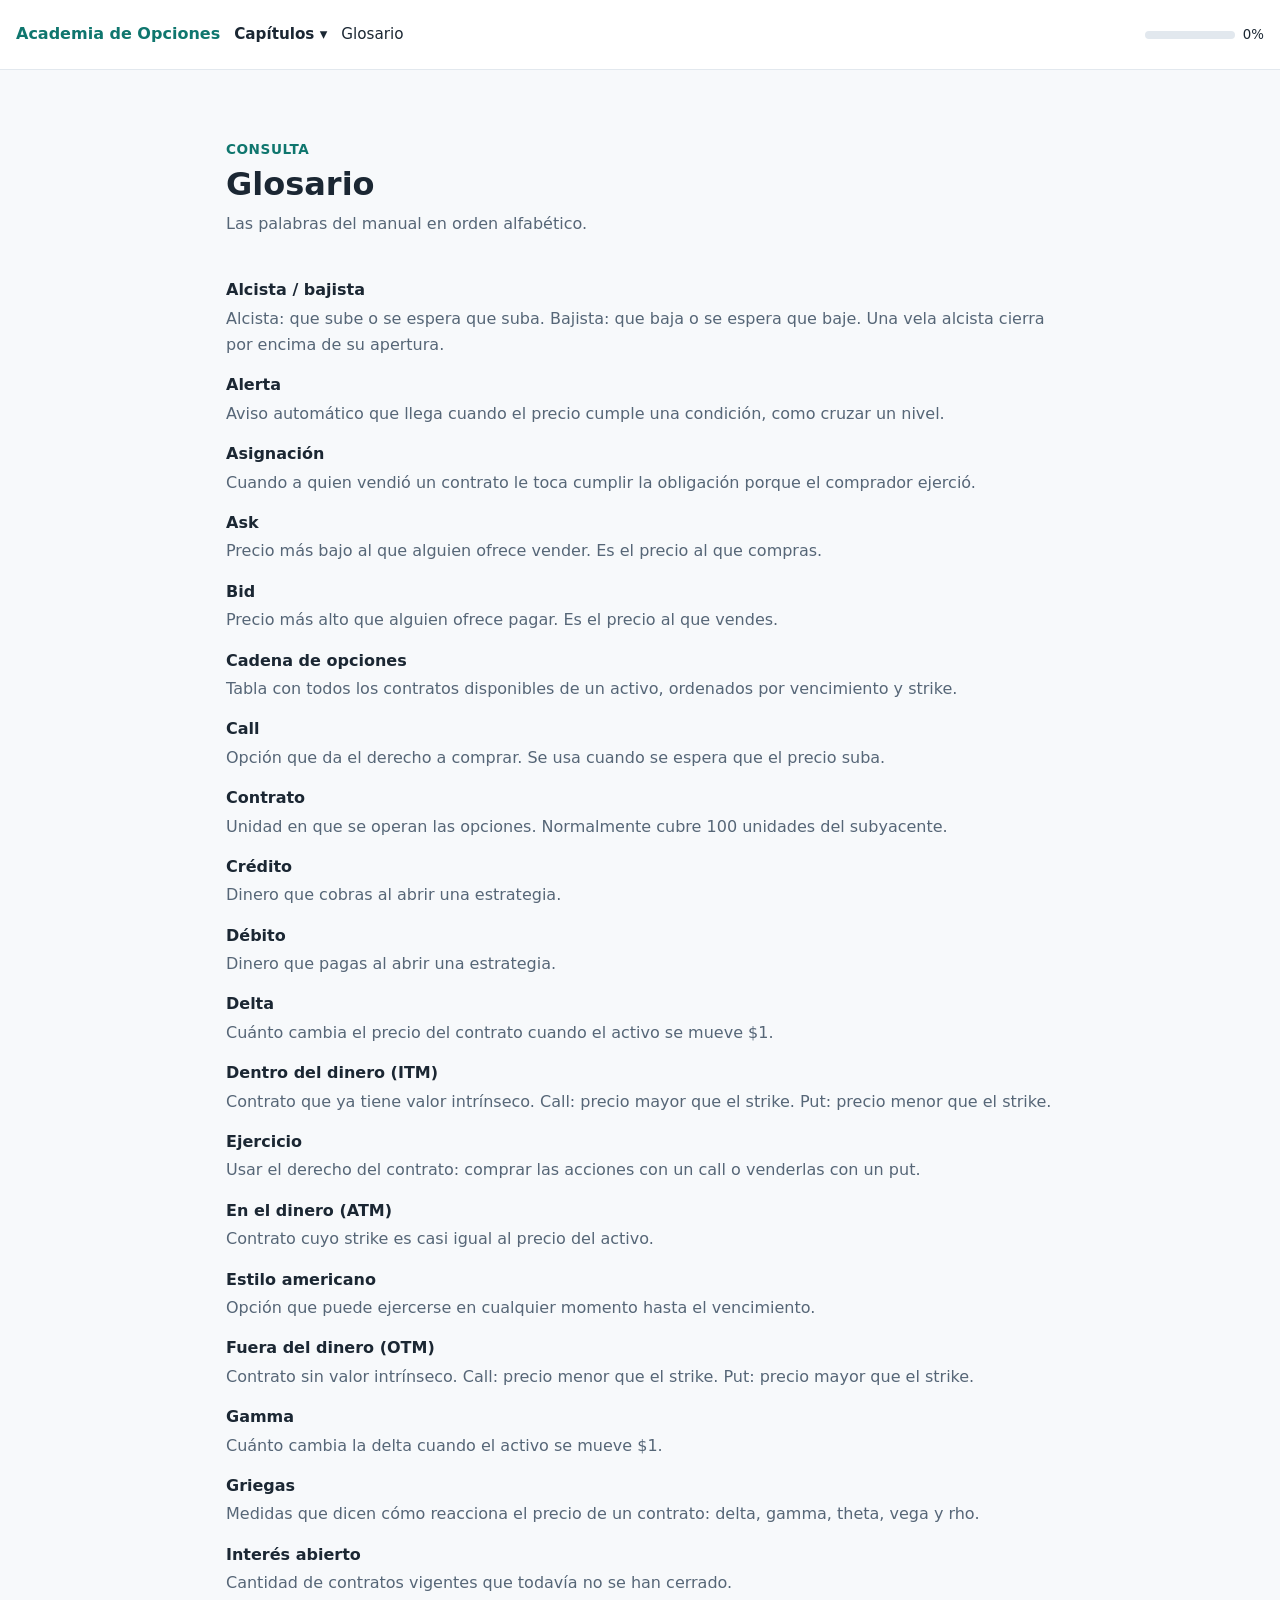
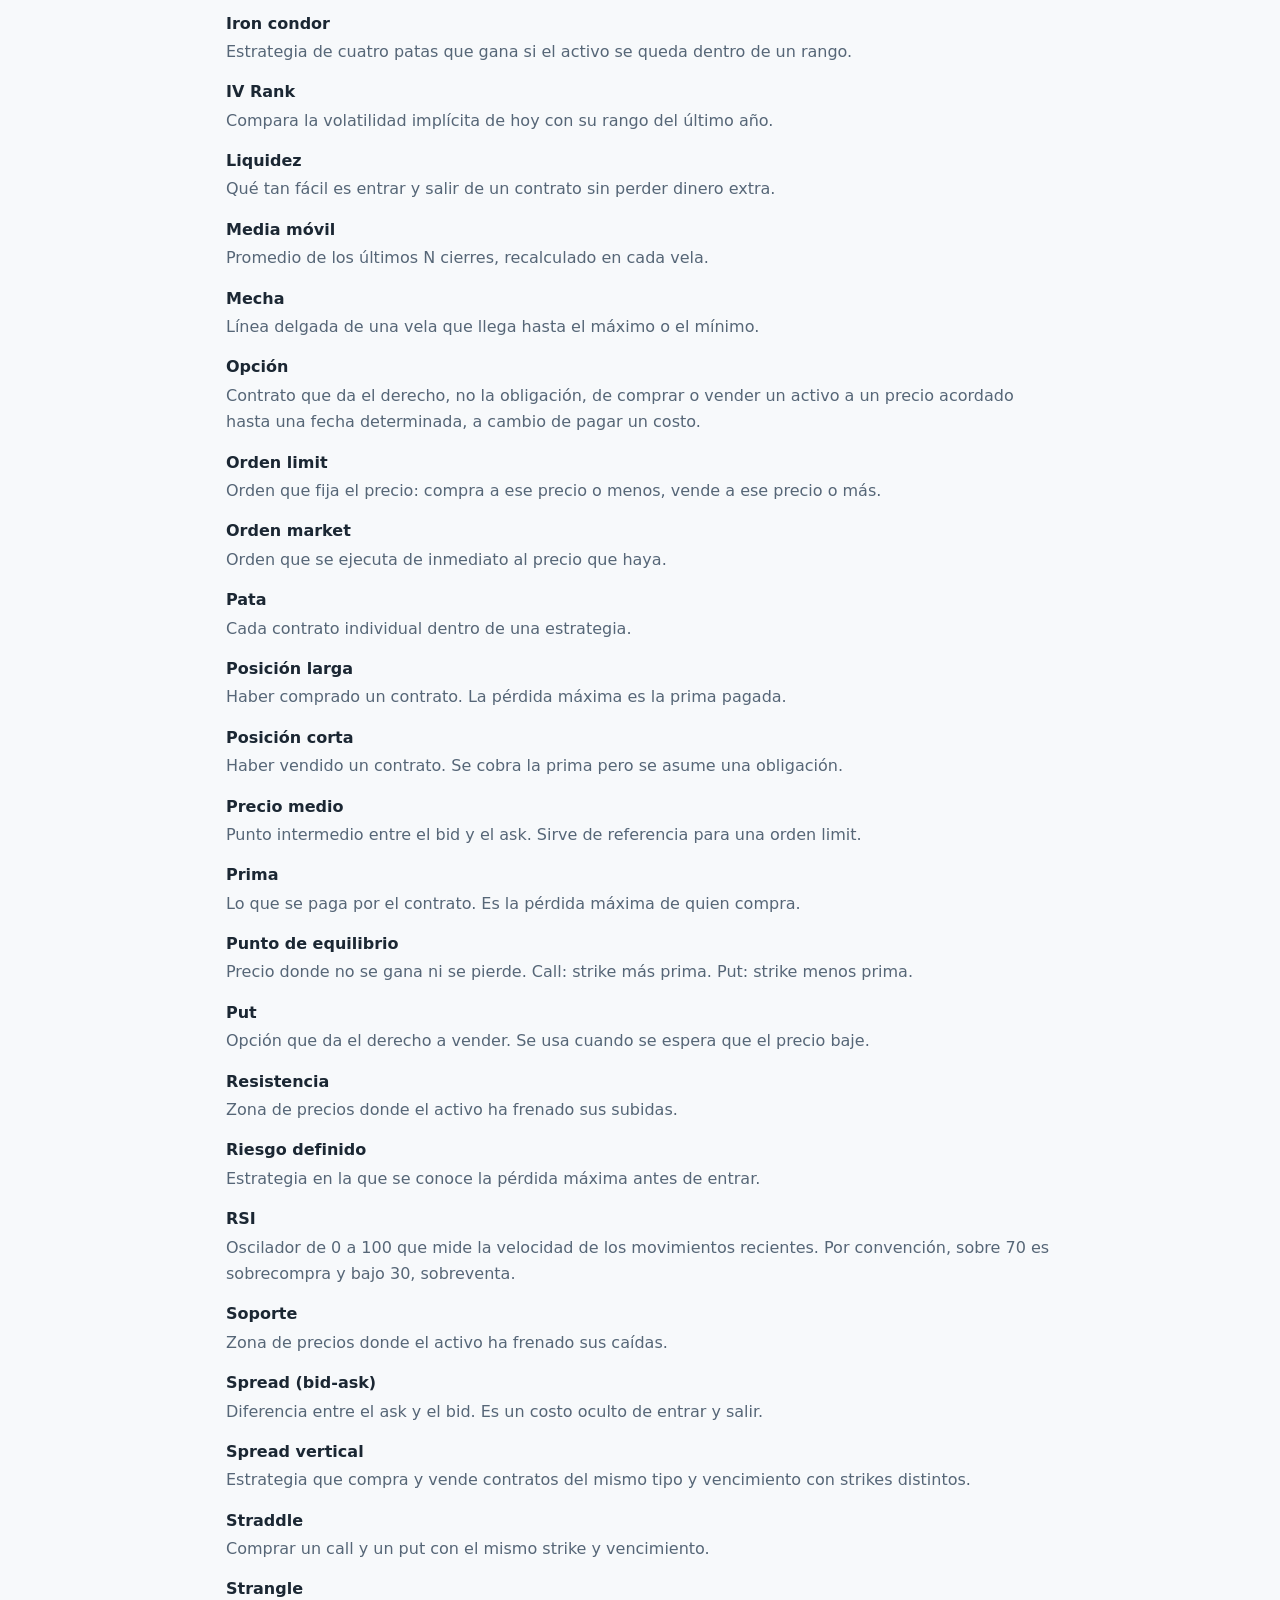
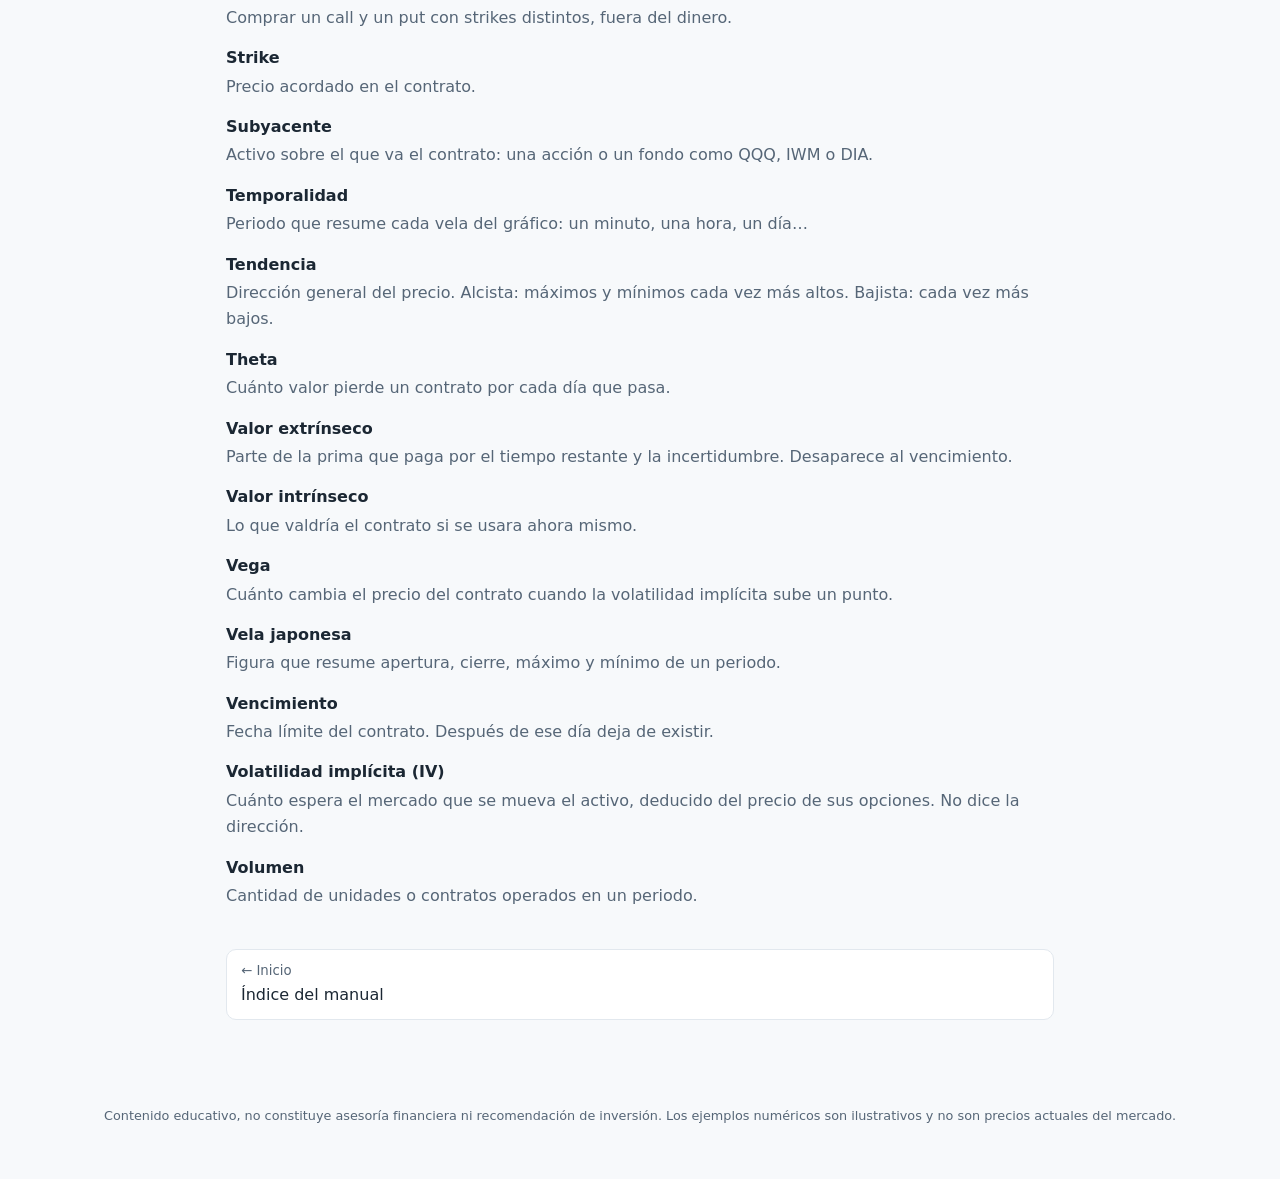
<file: glosario.html>
<!doctype html>
<html lang="es">
<head>
  <meta charset="utf-8">
  <meta name="viewport" content="width=device-width, initial-scale=1">
  <title>Glosario · Academia de Opciones</title>
  <meta name="description" content="Todas las palabras del manual, explicadas de forma sencilla.">
  <link rel="stylesheet" href="styles.css">
</head>
<body data-page="glosario">
  <header class="topbar">
    <a class="brand" href="index.html">Academia de Opciones</a>
    <nav>
      <details class="menu"><summary>Capítulos</summary>
      <ol>
        <li><a href="cap1.html">Capítulo 1: Qué es una opción</a></li>
        <li><a href="cap2.html">Capítulo 2: Por qué el contrato cuesta lo que cuesta</a></li>
        <li><a href="cap3.html">Capítulo 3: Cómo se lee y se opera una opción</a></li>
        <li><a href="cap4.html">Capítulo 4: TradingView desde cero</a></li>
        <li><a href="cap5.html">Capítulo 5: Estrategias de opciones</a></li>
        <li><a href="cap6.html">Capítulo 6: Cómo elegir tu estrategia</a></li>
        <li class="soon">Capítulo 7: Gestión del riesgo y plan de trabajo (en preparación)</li>
        <li class="soon">Capítulo 8: Tu sistema propio (en preparación)</li>
      </ol></details>
      <a href="glosario.html">Glosario</a>
    </nav>
    <div class="progress-wrap" title="Tu progreso">
      <div class="progress-bar"><span id="progressFill"></span></div>
      <small id="progressText">0%</small>
    </div>
  </header>

  <main>
    <section class="chapter-head">
      <p class="kicker">Consulta</p>
      <h1>Glosario</h1>
      <p class="lead">Las palabras del manual en orden alfabético.</p>
    </section>
    <section>
      <dl>
        <dt>Alcista / bajista</dt><dd>Alcista: que sube o se espera que suba. Bajista: que baja o se espera que baje. Una vela alcista cierra por encima de su apertura.</dd>
        <dt>Alerta</dt><dd>Aviso automático que llega cuando el precio cumple una condición, como cruzar un nivel.</dd>
        <dt>Asignación</dt><dd>Cuando a quien vendió un contrato le toca cumplir la obligación porque el comprador ejerció.</dd>
        <dt>Ask</dt><dd>Precio más bajo al que alguien ofrece vender. Es el precio al que compras.</dd>
        <dt>Bid</dt><dd>Precio más alto que alguien ofrece pagar. Es el precio al que vendes.</dd>
        <dt>Cadena de opciones</dt><dd>Tabla con todos los contratos disponibles de un activo, ordenados por vencimiento y strike.</dd>
        <dt>Call</dt><dd>Opción que da el derecho a comprar. Se usa cuando se espera que el precio suba.</dd>
        <dt>Contrato</dt><dd>Unidad en que se operan las opciones. Normalmente cubre 100 unidades del subyacente.</dd>
        <dt>Crédito</dt><dd>Dinero que cobras al abrir una estrategia.</dd>
        <dt>Débito</dt><dd>Dinero que pagas al abrir una estrategia.</dd>
        <dt>Delta</dt><dd>Cuánto cambia el precio del contrato cuando el activo se mueve $1.</dd>
        <dt>Dentro del dinero (ITM)</dt><dd>Contrato que ya tiene valor intrínseco. Call: precio mayor que el strike. Put: precio menor que el strike.</dd>
        <dt>Ejercicio</dt><dd>Usar el derecho del contrato: comprar las acciones con un call o venderlas con un put.</dd>
        <dt>En el dinero (ATM)</dt><dd>Contrato cuyo strike es casi igual al precio del activo.</dd>
        <dt>Estilo americano</dt><dd>Opción que puede ejercerse en cualquier momento hasta el vencimiento.</dd>
        <dt>Fuera del dinero (OTM)</dt><dd>Contrato sin valor intrínseco. Call: precio menor que el strike. Put: precio mayor que el strike.</dd>
        <dt>Gamma</dt><dd>Cuánto cambia la delta cuando el activo se mueve $1.</dd>
        <dt>Griegas</dt><dd>Medidas que dicen cómo reacciona el precio de un contrato: delta, gamma, theta, vega y rho.</dd>
        <dt>Interés abierto</dt><dd>Cantidad de contratos vigentes que todavía no se han cerrado.</dd>
        <dt>Iron condor</dt><dd>Estrategia de cuatro patas que gana si el activo se queda dentro de un rango.</dd>
        <dt>IV Rank</dt><dd>Compara la volatilidad implícita de hoy con su rango del último año.</dd>
        <dt>Liquidez</dt><dd>Qué tan fácil es entrar y salir de un contrato sin perder dinero extra.</dd>
        <dt>Media móvil</dt><dd>Promedio de los últimos N cierres, recalculado en cada vela.</dd>
        <dt>Mecha</dt><dd>Línea delgada de una vela que llega hasta el máximo o el mínimo.</dd>
        <dt>Opción</dt><dd>Contrato que da el derecho, no la obligación, de comprar o vender un activo a un precio acordado hasta una fecha determinada, a cambio de pagar un costo.</dd>
        <dt>Orden limit</dt><dd>Orden que fija el precio: compra a ese precio o menos, vende a ese precio o más.</dd>
        <dt>Orden market</dt><dd>Orden que se ejecuta de inmediato al precio que haya.</dd>
        <dt>Pata</dt><dd>Cada contrato individual dentro de una estrategia.</dd>
        <dt>Posición larga</dt><dd>Haber comprado un contrato. La pérdida máxima es la prima pagada.</dd>
        <dt>Posición corta</dt><dd>Haber vendido un contrato. Se cobra la prima pero se asume una obligación.</dd>
        <dt>Precio medio</dt><dd>Punto intermedio entre el bid y el ask. Sirve de referencia para una orden limit.</dd>
        <dt>Prima</dt><dd>Lo que se paga por el contrato. Es la pérdida máxima de quien compra.</dd>
        <dt>Punto de equilibrio</dt><dd>Precio donde no se gana ni se pierde. Call: strike más prima. Put: strike menos prima.</dd>
        <dt>Put</dt><dd>Opción que da el derecho a vender. Se usa cuando se espera que el precio baje.</dd>
        <dt>Resistencia</dt><dd>Zona de precios donde el activo ha frenado sus subidas.</dd>
        <dt>Riesgo definido</dt><dd>Estrategia en la que se conoce la pérdida máxima antes de entrar.</dd>
        <dt>RSI</dt><dd>Oscilador de 0 a 100 que mide la velocidad de los movimientos recientes. Por convención, sobre 70 es sobrecompra y bajo 30, sobreventa.</dd>
        <dt>Soporte</dt><dd>Zona de precios donde el activo ha frenado sus caídas.</dd>
        <dt>Spread (bid-ask)</dt><dd>Diferencia entre el ask y el bid. Es un costo oculto de entrar y salir.</dd>
        <dt>Spread vertical</dt><dd>Estrategia que compra y vende contratos del mismo tipo y vencimiento con strikes distintos.</dd>
        <dt>Straddle</dt><dd>Comprar un call y un put con el mismo strike y vencimiento.</dd>
        <dt>Strangle</dt><dd>Comprar un call y un put con strikes distintos, fuera del dinero.</dd>
        <dt>Strike</dt><dd>Precio acordado en el contrato.</dd>
        <dt>Subyacente</dt><dd>Activo sobre el que va el contrato: una acción o un fondo como QQQ, IWM o DIA.</dd>
        <dt>Temporalidad</dt><dd>Periodo que resume cada vela del gráfico: un minuto, una hora, un día…</dd>
        <dt>Tendencia</dt><dd>Dirección general del precio. Alcista: máximos y mínimos cada vez más altos. Bajista: cada vez más bajos.</dd>
        <dt>Theta</dt><dd>Cuánto valor pierde un contrato por cada día que pasa.</dd>
        <dt>Valor extrínseco</dt><dd>Parte de la prima que paga por el tiempo restante y la incertidumbre. Desaparece al vencimiento.</dd>
        <dt>Valor intrínseco</dt><dd>Lo que valdría el contrato si se usara ahora mismo.</dd>
        <dt>Vega</dt><dd>Cuánto cambia el precio del contrato cuando la volatilidad implícita sube un punto.</dd>
        <dt>Vela japonesa</dt><dd>Figura que resume apertura, cierre, máximo y mínimo de un periodo.</dd>
        <dt>Vencimiento</dt><dd>Fecha límite del contrato. Después de ese día deja de existir.</dd>
        <dt>Volatilidad implícita (IV)</dt><dd>Cuánto espera el mercado que se mueva el activo, deducido del precio de sus opciones. No dice la dirección.</dd>
        <dt>Volumen</dt><dd>Cantidad de unidades o contratos operados en un periodo.</dd>
      </dl>

    </section>
    <div class="pager"><a class="prev" href="index.html"><small>← Inicio</small>Índice del manual</a></div>
  </main>

  <footer>
    <p>Contenido educativo, no constituye asesoría financiera ni recomendación de inversión. Los ejemplos numéricos son ilustrativos y no son precios actuales del mercado.</p>
  </footer>

  <script src="lib.js"></script>
  <script src="common.js"></script>
</body>
</html>
</file>
<file: styles.css>
:root {
  --bg: #f7f9fb;
  --card: #ffffff;
  --ink: #1b2733;
  --muted: #566677;
  --accent: #0f766e;
  --accent-ink: #ffffff;
  --accent-soft: #d9f0ed;
  --good: #15803d;
  --bad: #b91c1c;
  --warn: #92400e;
  --warn-soft: #fdf1d8;
  --line: #e2e8ee;
  --chart-grid: #cbd5df;
  color-scheme: light dark;
}
@media (prefers-color-scheme: dark) {
  :root {
    --bg: #0f1720;
    --card: #17212c;
    --ink: #e6edf3;
    --muted: #9fb0c0;
    --accent: #2dd4bf;
    --accent-ink: #06201d;
    --accent-soft: #12332f;
    --good: #4ade80;
    --bad: #f87171;
    --warn: #fbbf24;
    --warn-soft: #3a2d10;
    --line: #26323f;
    --chart-grid: #3a4856;
  }
}
* { box-sizing: border-box; }
html { scroll-behavior: smooth; }
body {
  margin: 0;
  font-family: system-ui, -apple-system, "Segoe UI", Roboto, sans-serif;
  background: var(--bg);
  color: var(--ink);
  line-height: 1.65;
}
a { color: var(--accent); }
:focus-visible { outline: 3px solid var(--accent); outline-offset: 2px; }

/* ---------- barra superior ---------- */
.topbar {
  position: sticky; top: 0; z-index: 20;
  display: flex; align-items: center; gap: 14px; flex-wrap: wrap;
  padding: 10px 16px;
  background: var(--card);
  border-bottom: 1px solid var(--line);
}
.brand { font-weight: 700; color: var(--accent); text-decoration: none; }
.topbar nav { display: flex; gap: 14px; flex: 1; align-items: center; }
.topbar nav > a { color: var(--ink); text-decoration: none; font-size: 0.95rem; }
.menu { position: relative; }
.menu summary { cursor: pointer; font-size: 0.95rem; list-style: none; padding: 2px 0; }
.menu summary::-webkit-details-marker { display: none; }
.menu summary::after { content: " ▾"; }
.menu[open] summary::after { content: " ▴"; }
.menu ol {
  position: absolute; top: 120%; left: 0; z-index: 30; margin: 0; padding: 8px 8px 8px 30px;
  width: min(340px, 86vw); background: var(--card); border: 1px solid var(--line); border-radius: 10px;
  box-shadow: 0 8px 24px rgba(0,0,0,.18);
}
.menu li { margin: 4px 0; font-size: 0.92rem; }
.menu li a { color: var(--ink); text-decoration: none; }
.menu li a[aria-current="page"] { color: var(--accent); font-weight: 700; }
.menu li.soon { color: var(--muted); }
.progress-wrap { display: flex; align-items: center; gap: 8px; }
.progress-bar { width: 90px; height: 8px; background: var(--line); border-radius: 99px; overflow: hidden; }
.progress-bar span { display: block; height: 100%; width: 0; background: var(--accent); transition: width .3s; }

/* ---------- estructura ---------- */
main { max-width: 860px; margin: 0 auto; padding: 0 16px 48px; }
section { margin-top: 40px; }
h1 { font-size: 2rem; line-height: 1.2; }
h2 { font-size: 1.5rem; border-bottom: 2px solid var(--accent); padding-bottom: 6px; }
h3 { margin-top: 0; }
h4 { margin: 0 0 6px; }
.hero { text-align: center; padding: 40px 0 8px; }
.chapter-head { padding-top: 28px; }
.chapter-head .kicker { color: var(--accent); font-weight: 700; font-size: 0.85rem; letter-spacing: .04em; text-transform: uppercase; margin: 0; }
.chapter-head h1 { margin: 4px 0 8px; }
.chapter-head .lead { color: var(--muted); margin: 0; }
.btn {
  display: inline-block; padding: 10px 20px; border: 0; border-radius: 8px;
  background: var(--accent); color: var(--accent-ink); font-size: 1rem; cursor: pointer; text-decoration: none;
}
.btn.secondary { background: transparent; color: var(--accent); border: 1px solid var(--accent); }
.btn.small { padding: 6px 12px; font-size: 0.9rem; }
.notice { color: var(--muted); font-size: 0.85rem; margin-top: 20px; }

/* ---------- lecciones ---------- */
.lesson, .card {
  scroll-margin-top: 72px;
  background: var(--card); border: 1px solid var(--line); border-radius: 12px; padding: 18px 20px; margin: 16px 0;
}
.card { margin: 0; }
.grid2 { display: grid; grid-template-columns: 1fr 1fr; gap: 14px; }
.grid3 { display: grid; grid-template-columns: repeat(3, 1fr); gap: 14px; }
@media (max-width: 700px) { .grid2, .grid3 { grid-template-columns: 1fr; } }
.tip { background: var(--accent-soft); border-radius: 8px; padding: 10px 14px; }
.warn { background: var(--warn-soft); border-left: 4px solid var(--warn); border-radius: 8px; padding: 10px 14px; }
.example { border-left: 4px solid var(--accent); padding: 2px 0 2px 14px; margin: 12px 0; }
.done { display: inline-flex; gap: 8px; align-items: center; color: var(--muted); font-size: 0.9rem; margin-top: 6px; }
.toggle { display: inline-flex; gap: 8px; align-items: center; font-size: 0.95rem; margin: 0 0 8px; cursor: pointer; }
.facts { display: grid; grid-template-columns: repeat(2, 1fr); gap: 8px; margin: 12px 0; padding: 0; list-style: none; }
@media (max-width: 600px) { .facts { grid-template-columns: 1fr; } }
.facts li { background: var(--bg); border: 1px solid var(--line); border-radius: 8px; padding: 8px 10px; font-size: 0.92rem; }
.facts li span { display: block; font-size: 0.75rem; color: var(--muted); text-transform: uppercase; letter-spacing: .03em; }
details { margin: 10px 0; }
details summary { cursor: pointer; font-weight: 600; }

/* ---------- tablas ---------- */
.table-wrap { overflow-x: auto; margin: 12px 0; border: 1px solid var(--line); border-radius: 10px; }
table.tbl { border-collapse: collapse; width: 100%; font-size: 0.92rem; background: var(--card); }
table.tbl th, table.tbl td { padding: 8px 10px; border-bottom: 1px solid var(--line); text-align: left; vertical-align: top; }
table.tbl th { background: var(--bg); font-size: 0.8rem; text-transform: uppercase; letter-spacing: .03em; color: var(--muted); }
table.tbl tr:last-child td { border-bottom: 0; }
table.chain { text-align: right; white-space: nowrap; }
table.chain th, table.chain td { text-align: right; padding: 6px 9px; }
table.chain td.strike { text-align: center; font-weight: 700; background: var(--bg); }
table.chain td.itm { background: var(--accent-soft); }
table.chain tr.pick td { outline: 2px solid var(--accent); outline-offset: -2px; }
table.chain tbody tr { cursor: pointer; }
.legend { font-size: 0.85rem; color: var(--muted); }
.swatch { display: inline-block; width: 12px; height: 12px; border-radius: 3px; background: var(--accent-soft); border: 1px solid var(--accent); vertical-align: -1px; }

/* ---------- pasos y listas de verificación ---------- */
ol.steps { list-style: none; counter-reset: step; padding: 0; margin: 12px 0; }
ol.steps > li { counter-increment: step; position: relative; padding: 4px 0 10px 44px; }
ol.steps > li::before {
  content: counter(step); position: absolute; left: 0; top: 2px; width: 30px; height: 30px; border-radius: 50%;
  background: var(--accent); color: var(--accent-ink); font-weight: 700; display: grid; place-items: center; font-size: 0.9rem;
}
.checklist { list-style: none; padding: 0; margin: 12px 0; }
.checklist li { margin: 6px 0; }
.checklist label { display: flex; gap: 10px; align-items: flex-start; cursor: pointer; }
.checklist input { margin-top: 5px; }

/* ---------- simuladores ---------- */
.sim { background: var(--bg); border: 1px solid var(--line); border-radius: 12px; padding: 14px; }
.sim .controls { display: grid; grid-template-columns: 1fr 1fr; gap: 12px; }
@media (max-width: 600px) { .sim .controls { grid-template-columns: 1fr; } }
.sim label { display: flex; flex-direction: column; gap: 4px; font-size: 0.9rem; }
.sim input[type=number], .sim select, .sim input[type=text] {
  padding: 8px; border: 1px solid var(--line); border-radius: 6px; background: var(--card); color: var(--ink); font-size: 1rem; width: 100%;
}
.sim input[type=range] { width: 100%; }
.results { display: grid; grid-template-columns: repeat(2, 1fr); gap: 10px; margin: 16px 0; }
@media (min-width: 700px) { .results { grid-template-columns: repeat(4, 1fr); } }
.results div { background: var(--card); border: 1px solid var(--line); border-radius: 8px; padding: 8px 10px; }
.results div > span { display: block; font-size: 0.75rem; color: var(--muted); }
.results strong { font-size: 1.05rem; }
.pos { color: var(--good); }
.neg { color: var(--bad); }
svg.chart { width: 100%; height: auto; background: var(--card); border: 1px solid var(--line); border-radius: 8px; display: block; }
svg.chart text { fill: var(--muted); font-size: 12px; font-family: inherit; }
.legs { display: grid; gap: 8px; margin: 14px 0 4px; }
.legrow { display: grid; grid-template-columns: 1.4fr 1fr 1fr; gap: 8px; align-items: end; background: var(--card); border: 1px solid var(--line); border-radius: 8px; padding: 8px 10px; }
.legrow .name { font-weight: 600; font-size: 0.92rem; align-self: center; }
@media (max-width: 600px) { .legrow { grid-template-columns: 1fr 1fr; } .legrow .name { grid-column: 1 / -1; } }

/* ---------- quiz ---------- */
.q { border-top: 1px solid var(--line); padding-top: 12px; margin-top: 12px; }
.q:first-child { border-top: 0; margin-top: 0; padding-top: 0; }
.q .opt { display: block; width: 100%; text-align: left; margin: 6px 0; padding: 9px 12px; border: 1px solid var(--line); border-radius: 8px; background: var(--bg); color: var(--ink); font-size: 0.95rem; cursor: pointer; }
.q .opt:disabled { cursor: default; color: var(--ink); opacity: 1; }
.q .opt.right { border-color: var(--good); background: var(--accent-soft); }
.q .opt.wrong { border-color: var(--bad); }
.q .opt .tag { font-weight: 700; margin-left: 6px; }
.q .why { font-size: 0.9rem; color: var(--muted); margin: 6px 0 0; }
.score { font-weight: 700; }

/* ---------- portada ---------- */
.cards { display: grid; grid-template-columns: repeat(2, 1fr); gap: 14px; margin: 16px 0; }
@media (max-width: 700px) { .cards { grid-template-columns: 1fr; } }
.chapter-card { background: var(--card); border: 1px solid var(--line); border-radius: 12px; padding: 16px 18px; display: flex; flex-direction: column; gap: 6px; text-decoration: none; color: var(--ink); }
.chapter-card:hover { border-color: var(--accent); }
.chapter-card .num { color: var(--accent); font-weight: 700; font-size: 0.8rem; text-transform: uppercase; letter-spacing: .04em; }
.chapter-card h3 { margin: 0; font-size: 1.1rem; }
.chapter-card p { margin: 0; color: var(--muted); font-size: 0.92rem; }
.chapter-card.soon { opacity: .75; border-style: dashed; }
.badge { display: inline-block; font-size: 0.75rem; padding: 1px 8px; border-radius: 99px; border: 1px solid var(--line); color: var(--muted); }
.mini-bar { height: 6px; background: var(--line); border-radius: 99px; overflow: hidden; margin-top: 4px; }
.mini-bar span { display: block; height: 100%; width: 0; background: var(--accent); }

/* ---------- asistente de elección ---------- */
.result { background: var(--card); border: 1px solid var(--line); border-left-width: 6px; border-radius: 10px; padding: 10px 14px; margin: 10px 0; }
.result h4 { margin: 0 0 2px; }
.result p { margin: 4px 0; font-size: 0.92rem; }
.result.ok { border-left-color: var(--good); }
.result.maybe { border-left-color: var(--warn); }
.result.no { border-left-color: var(--bad); opacity: .9; }
.status { font-weight: 700; font-size: 0.85rem; }

/* ---------- glosario ---------- */
dt { font-weight: 700; margin-top: 14px; }
dd { margin: 2px 0 0; color: var(--muted); }
.roadmap li { margin: 8px 0; }

/* ---------- navegación entre capítulos ---------- */
.pager { display: flex; justify-content: space-between; gap: 12px; flex-wrap: wrap; margin-top: 40px; }
.pager a { flex: 1 1 220px; border: 1px solid var(--line); background: var(--card); border-radius: 10px; padding: 10px 14px; text-decoration: none; color: var(--ink); }
.pager a small { display: block; color: var(--muted); }
.pager a.next { text-align: right; }
footer { text-align: center; color: var(--muted); font-size: 0.8rem; padding: 24px 16px 40px; }
</file>
